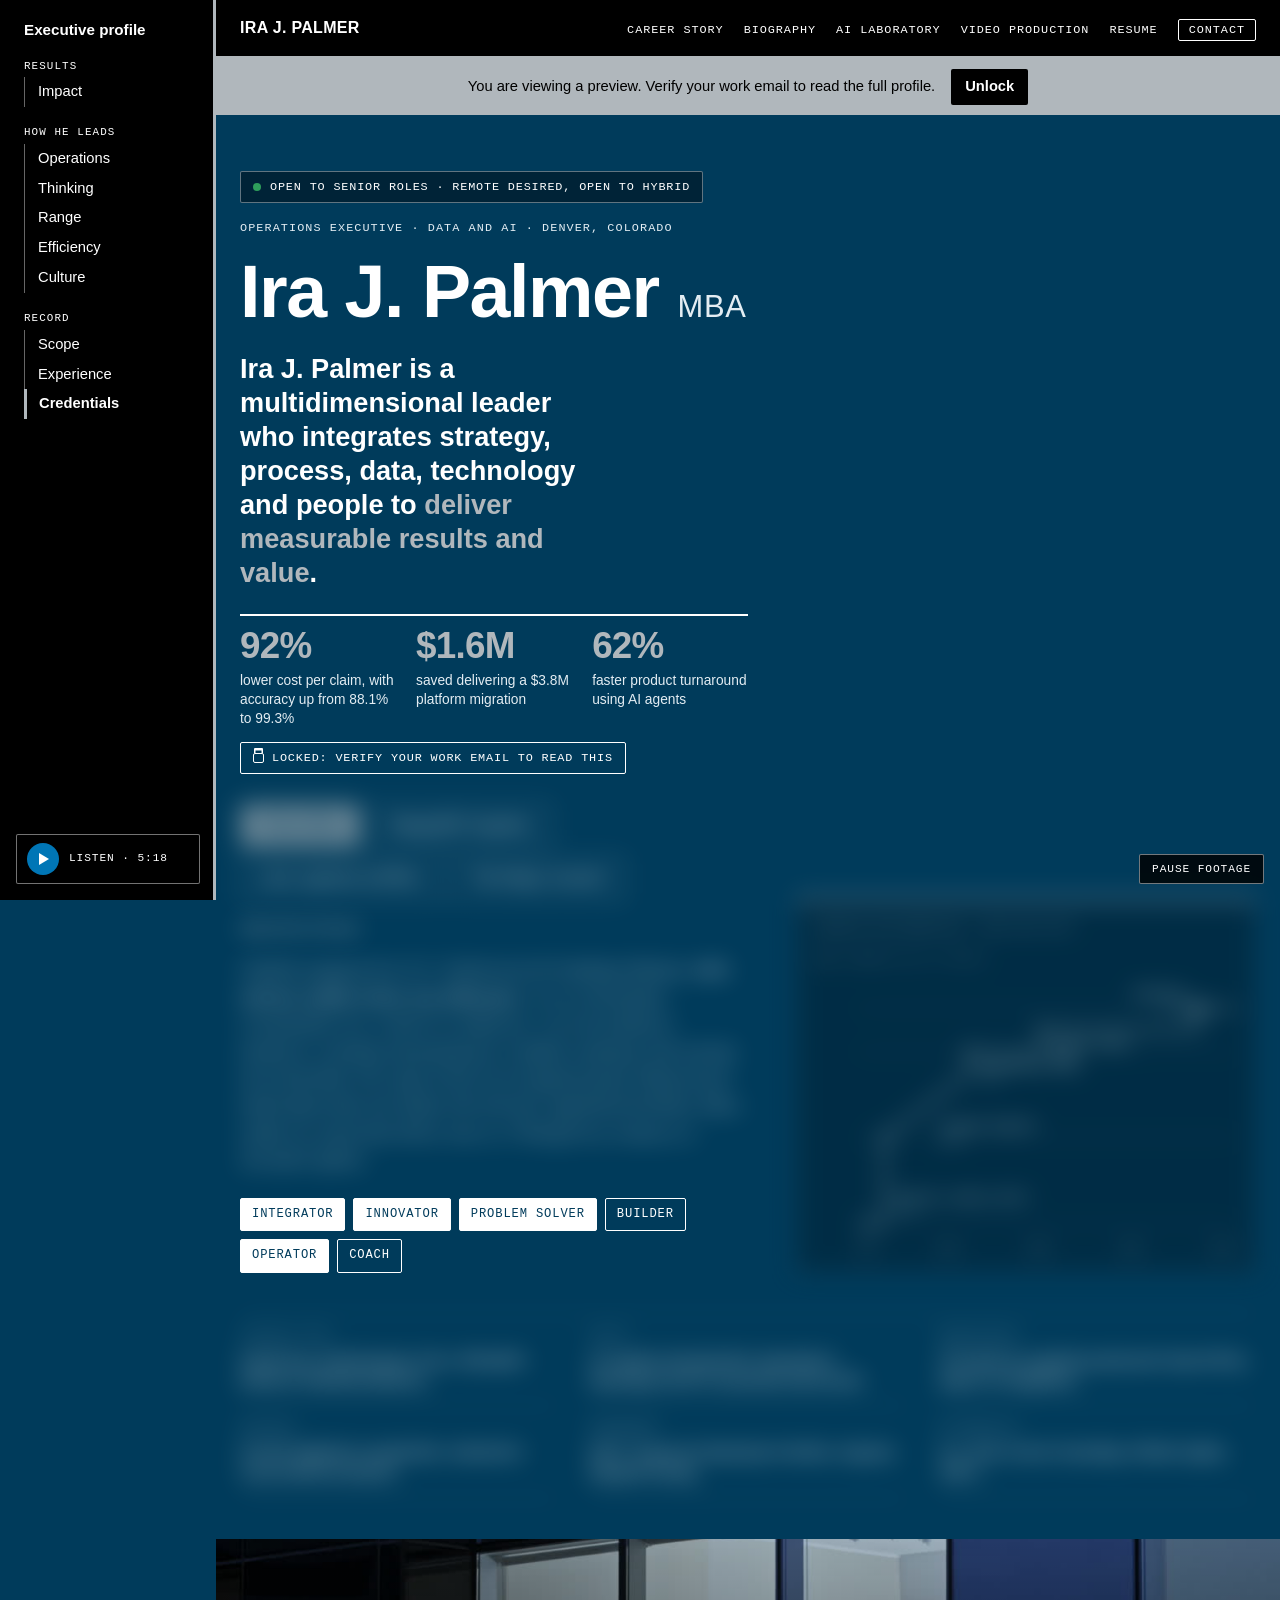
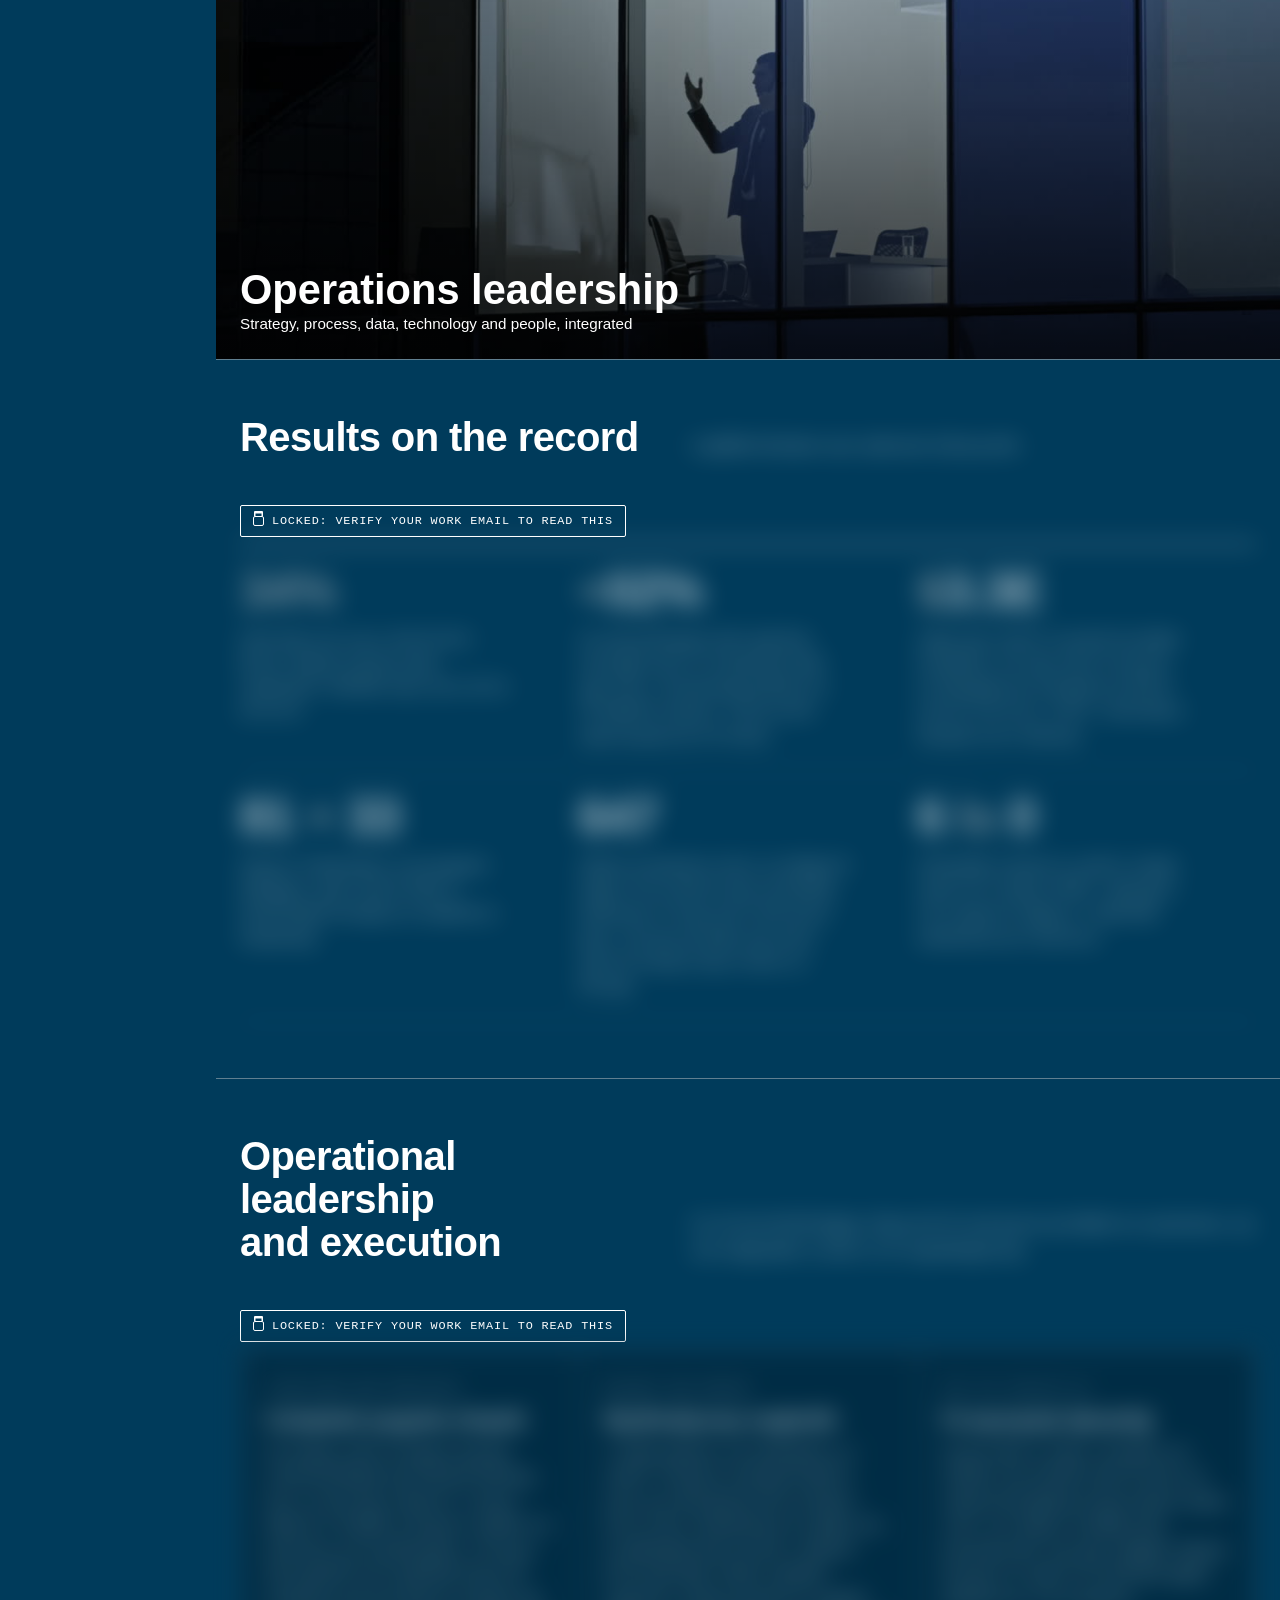
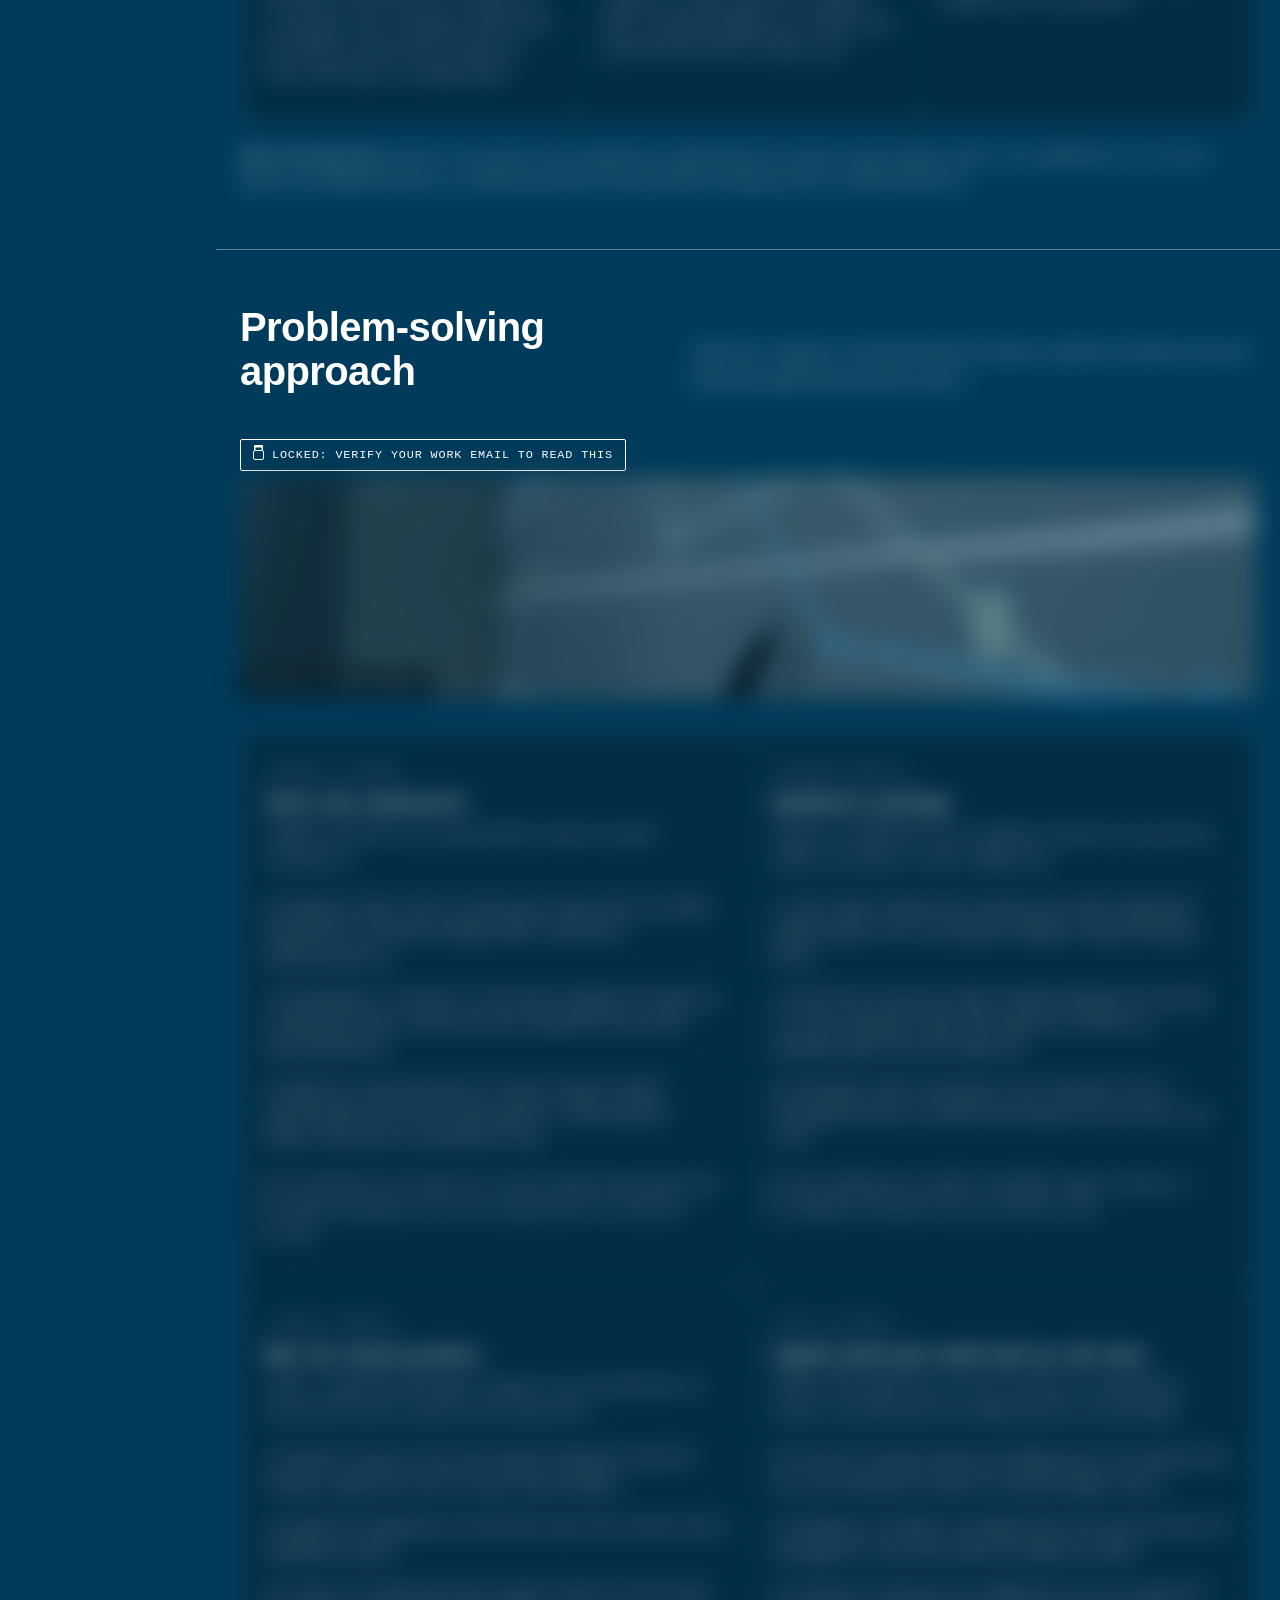
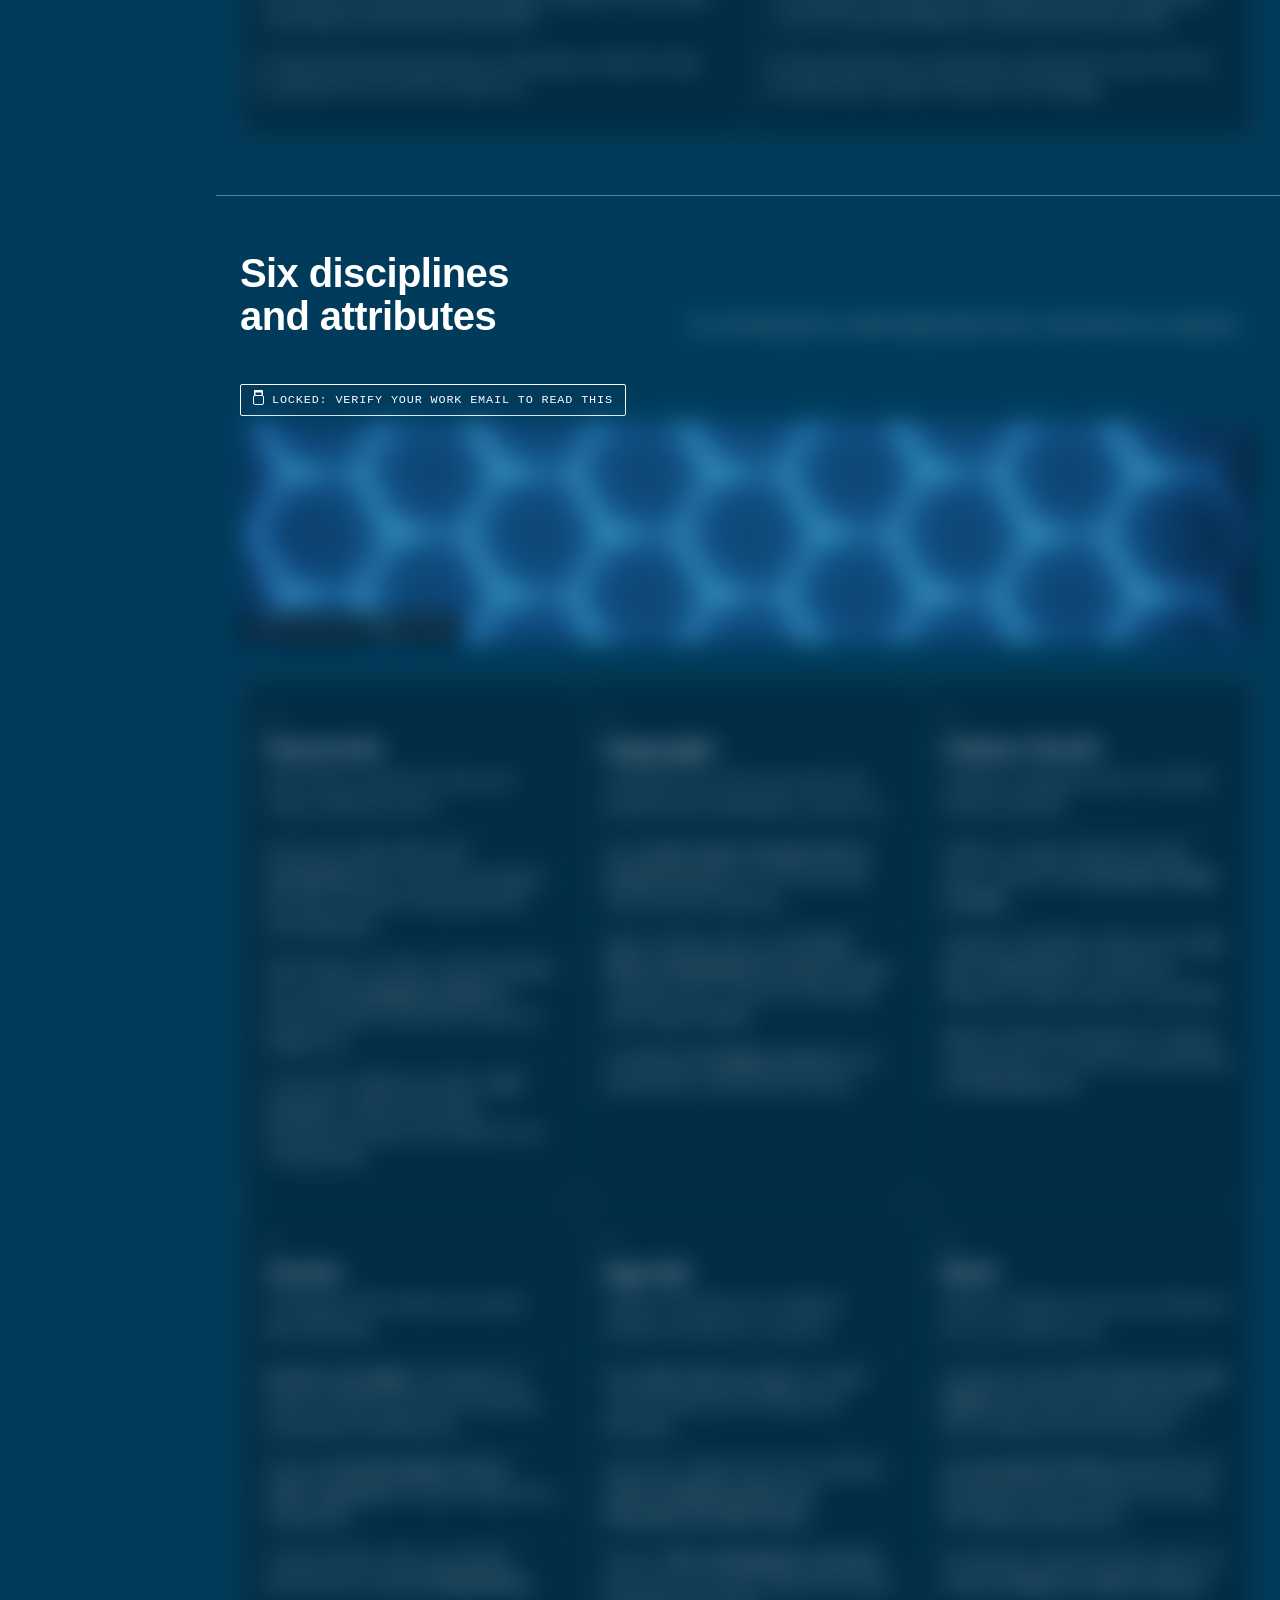
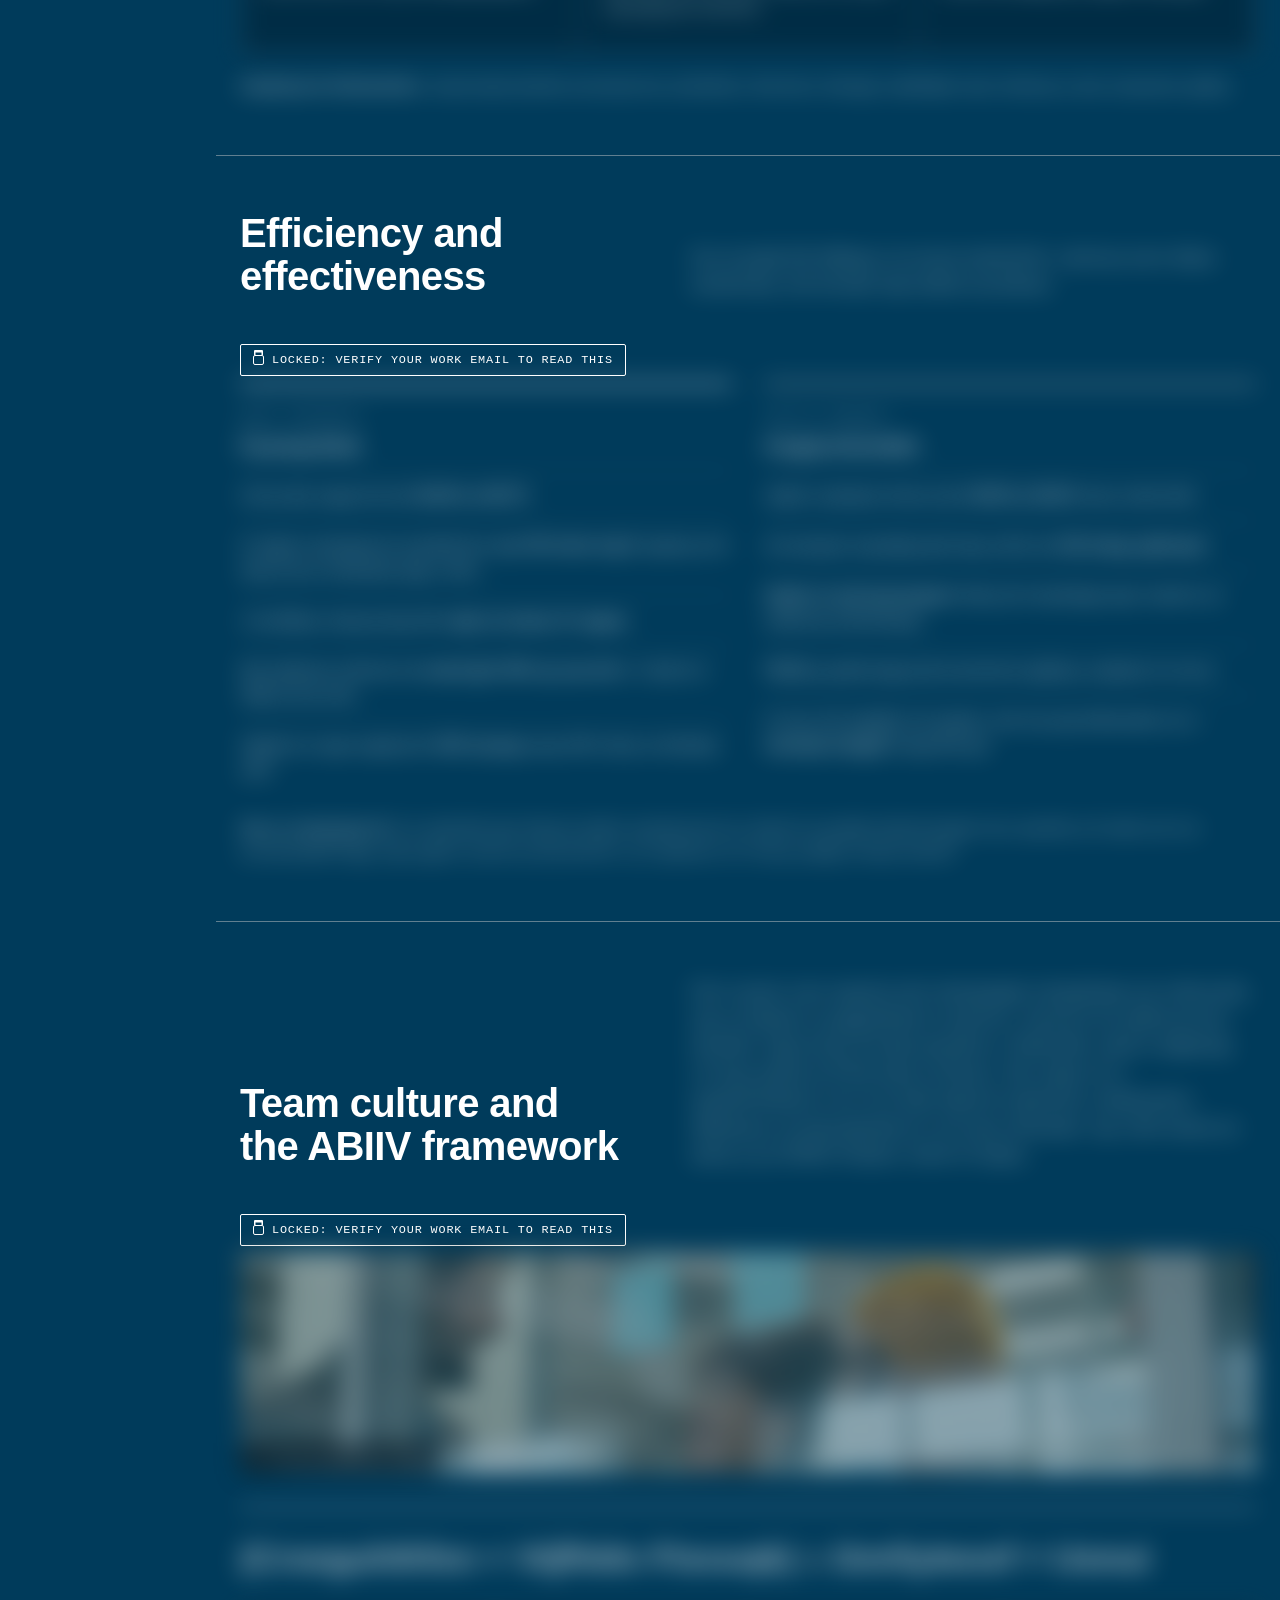
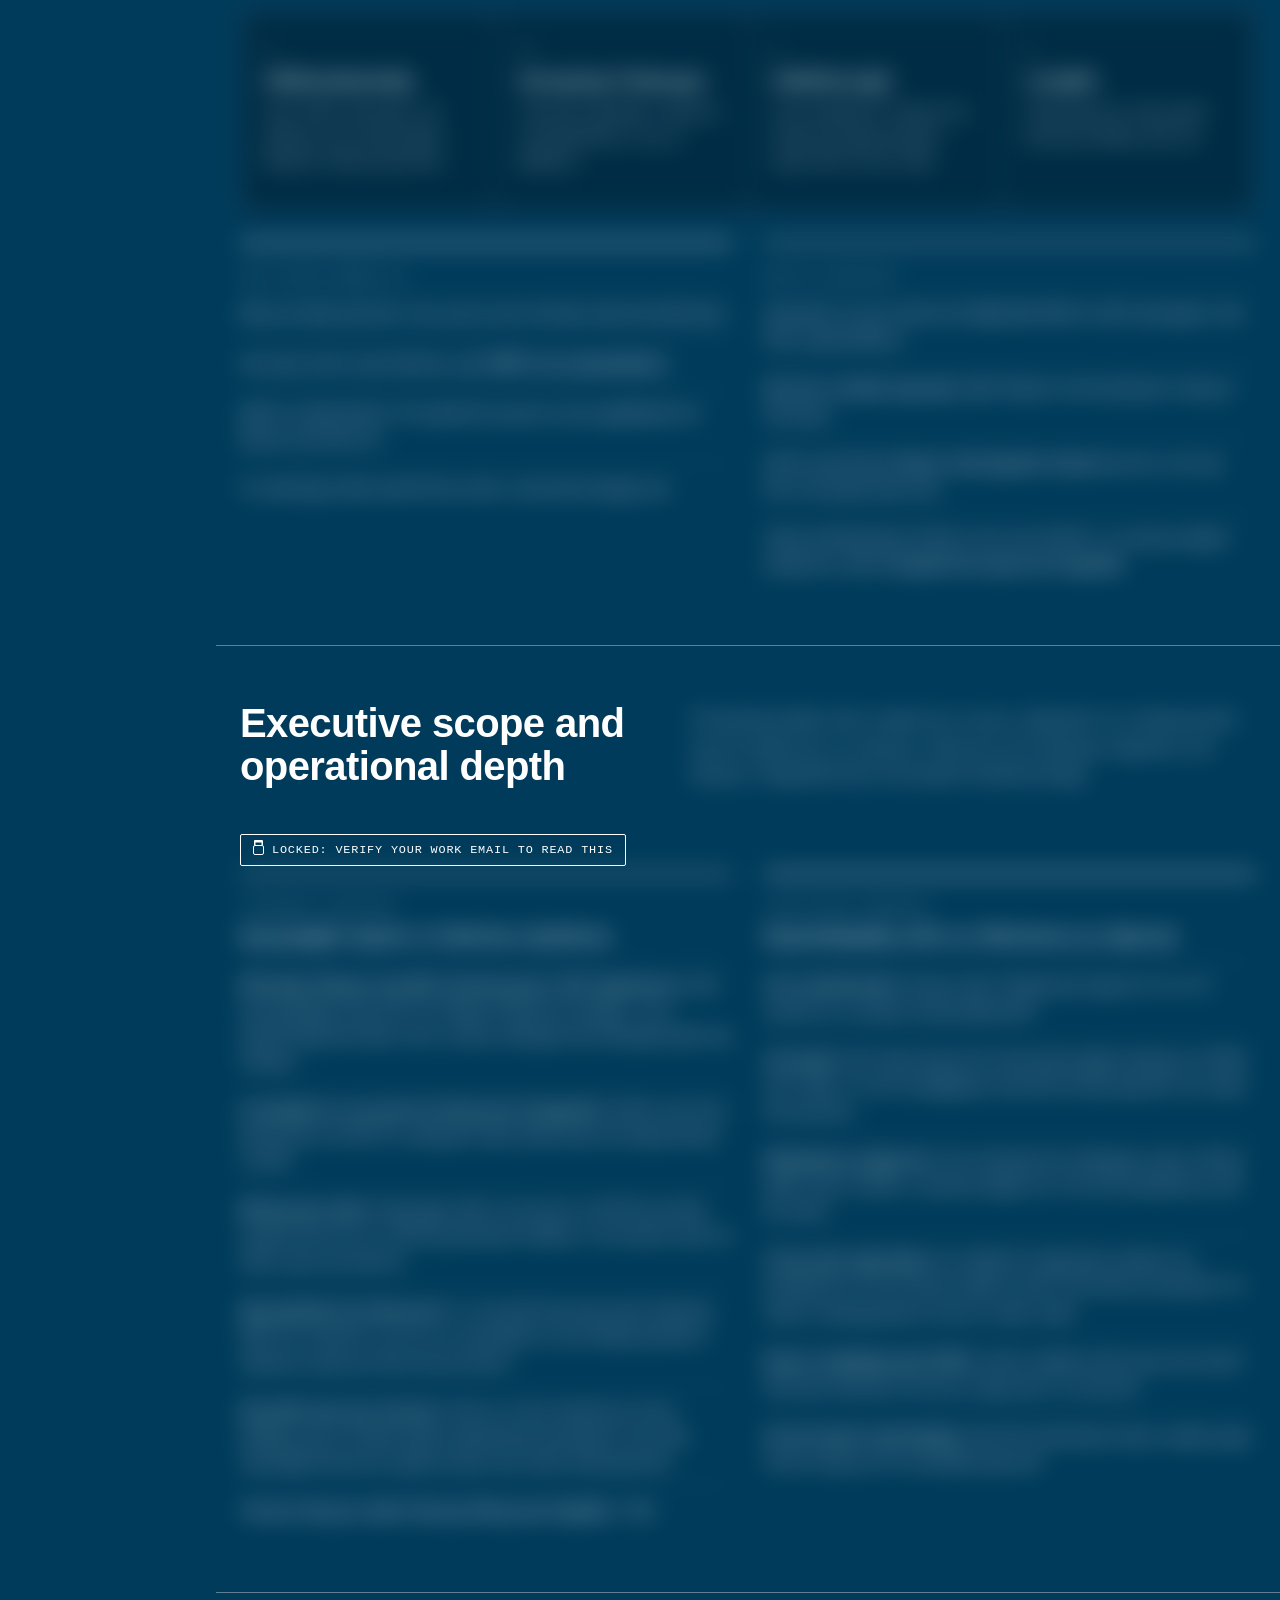
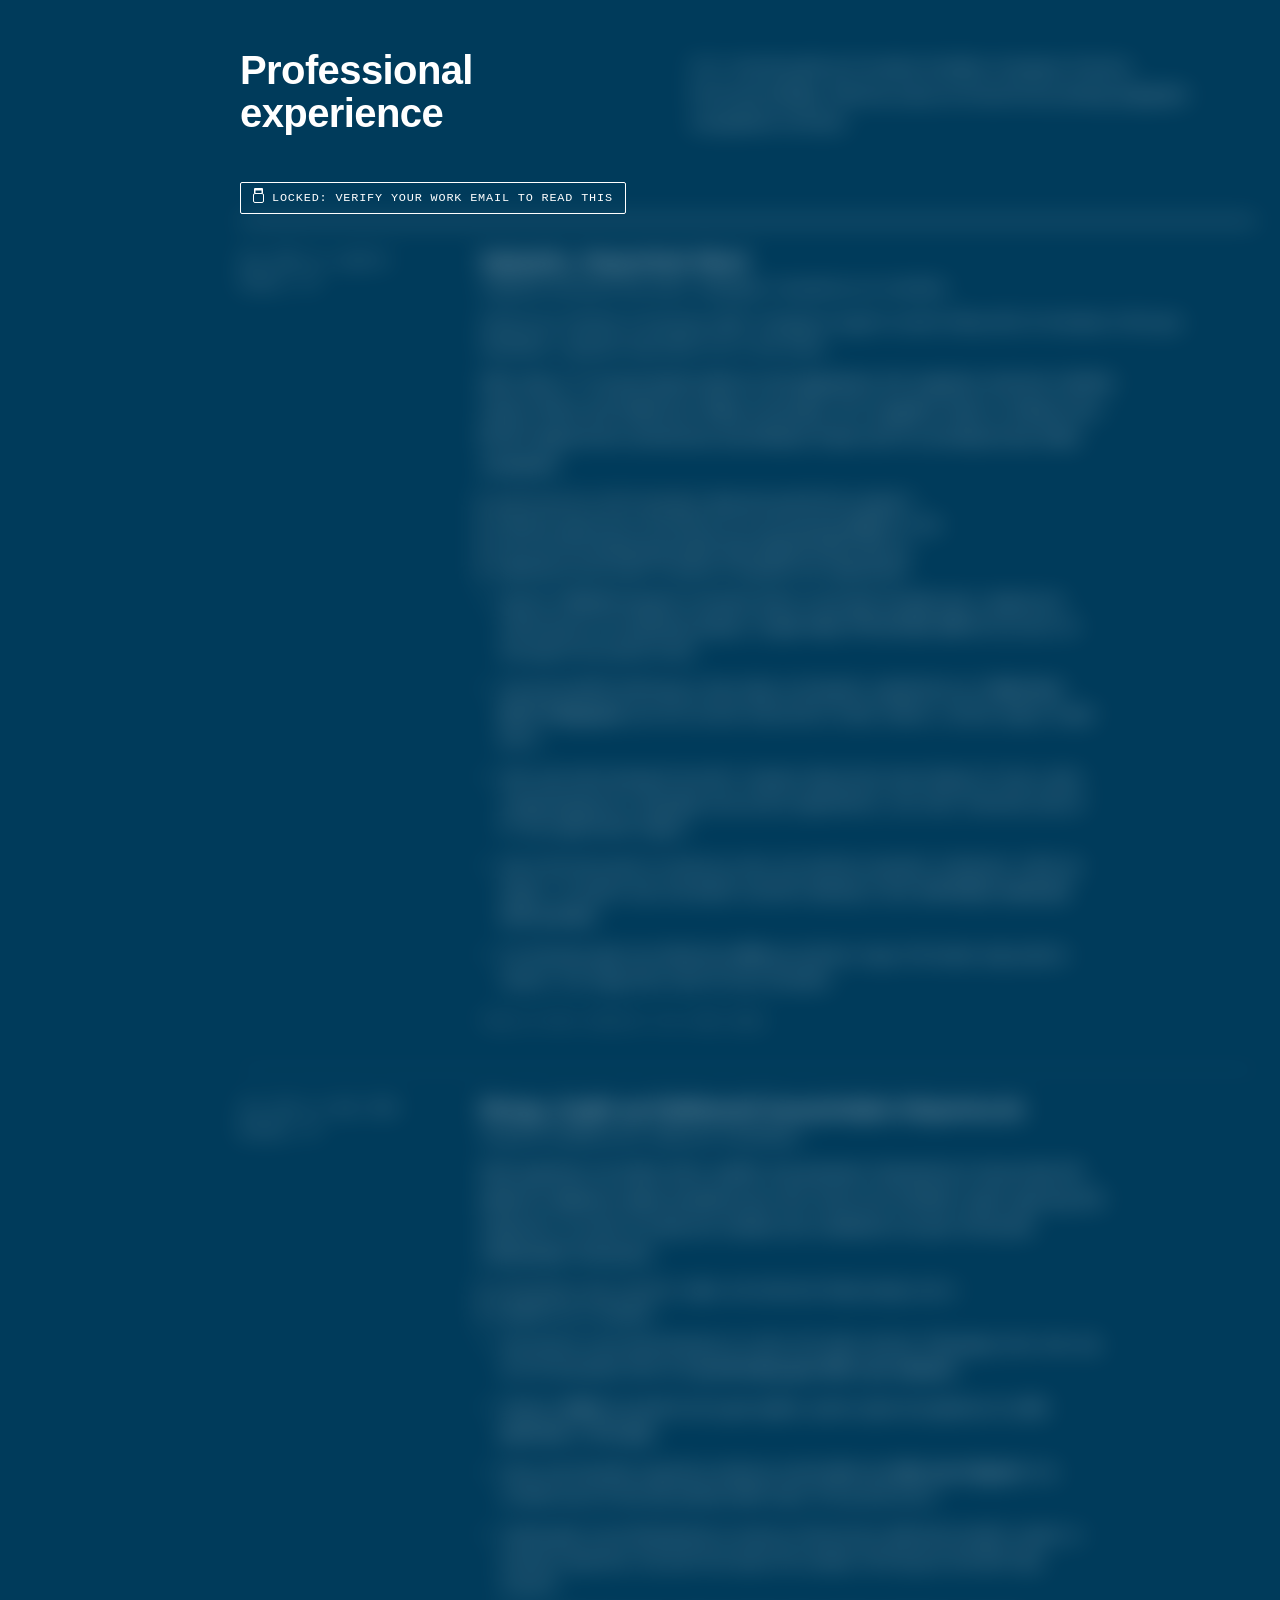
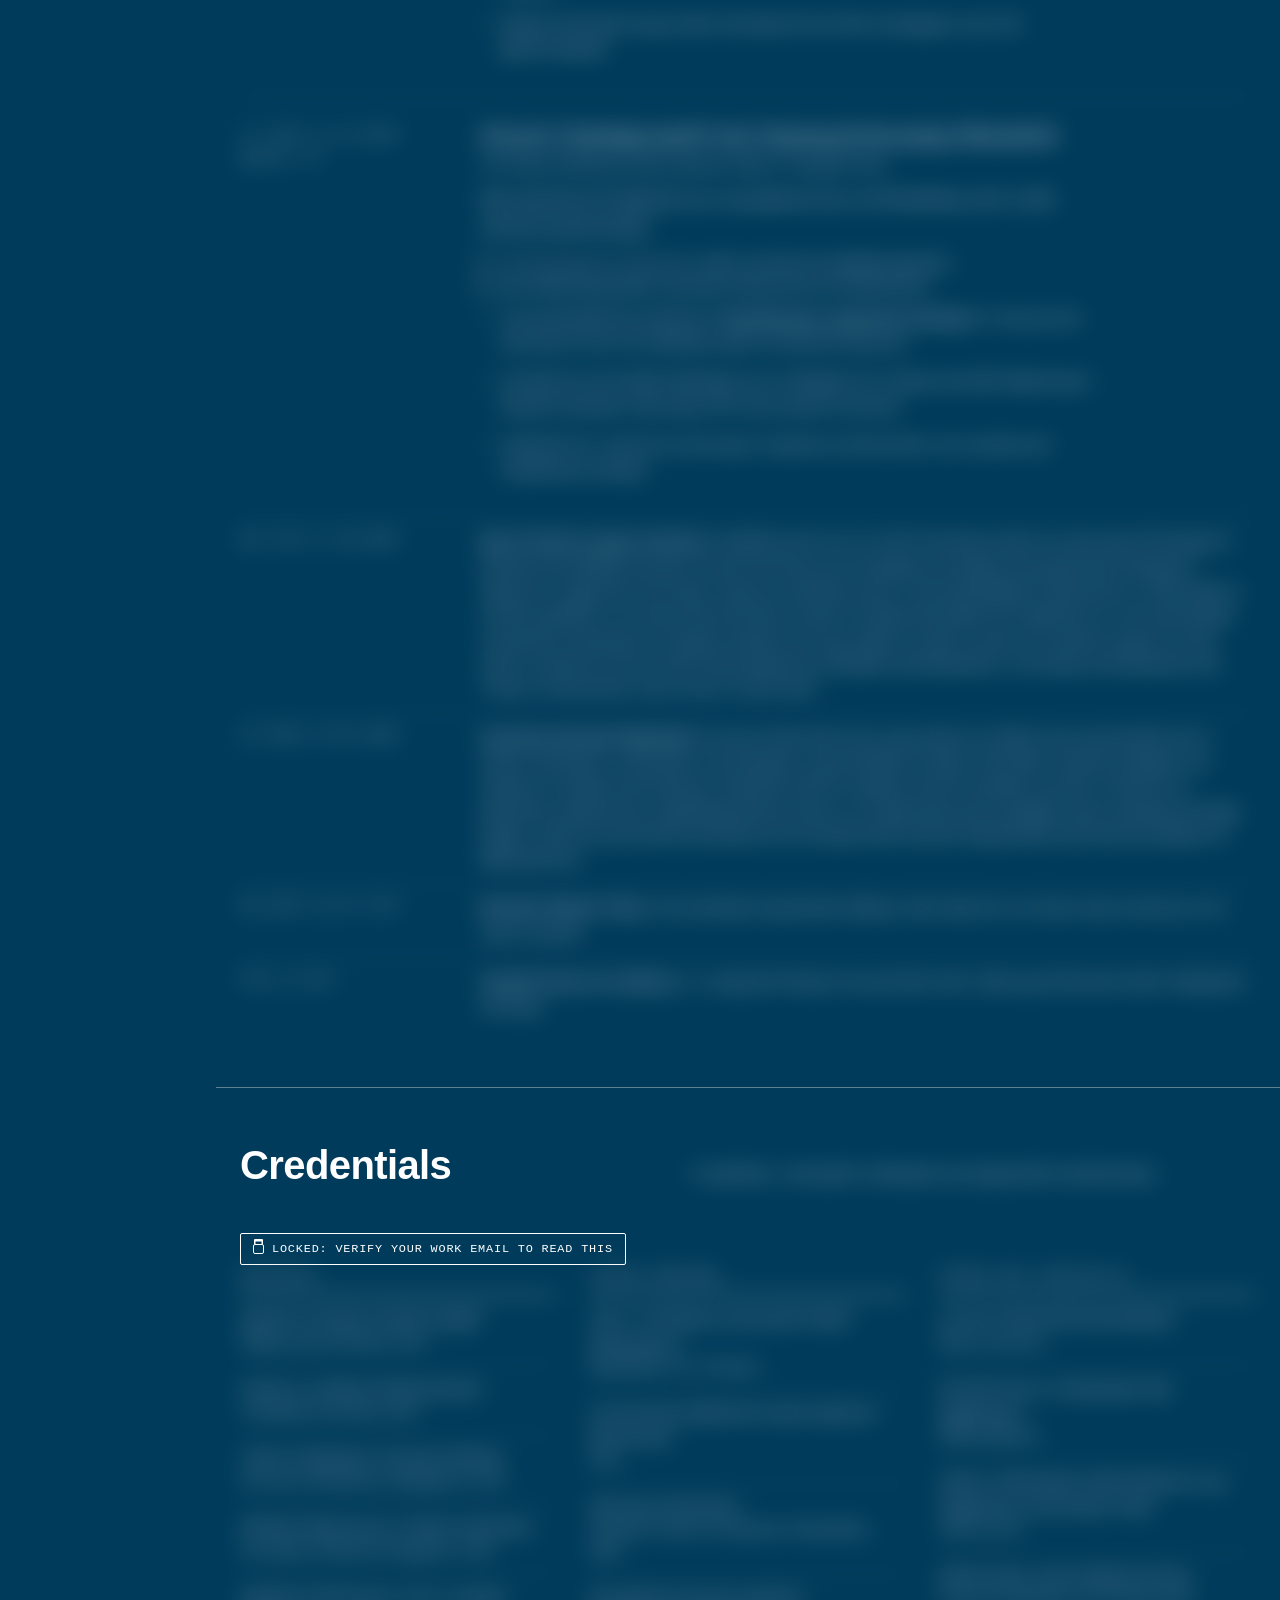
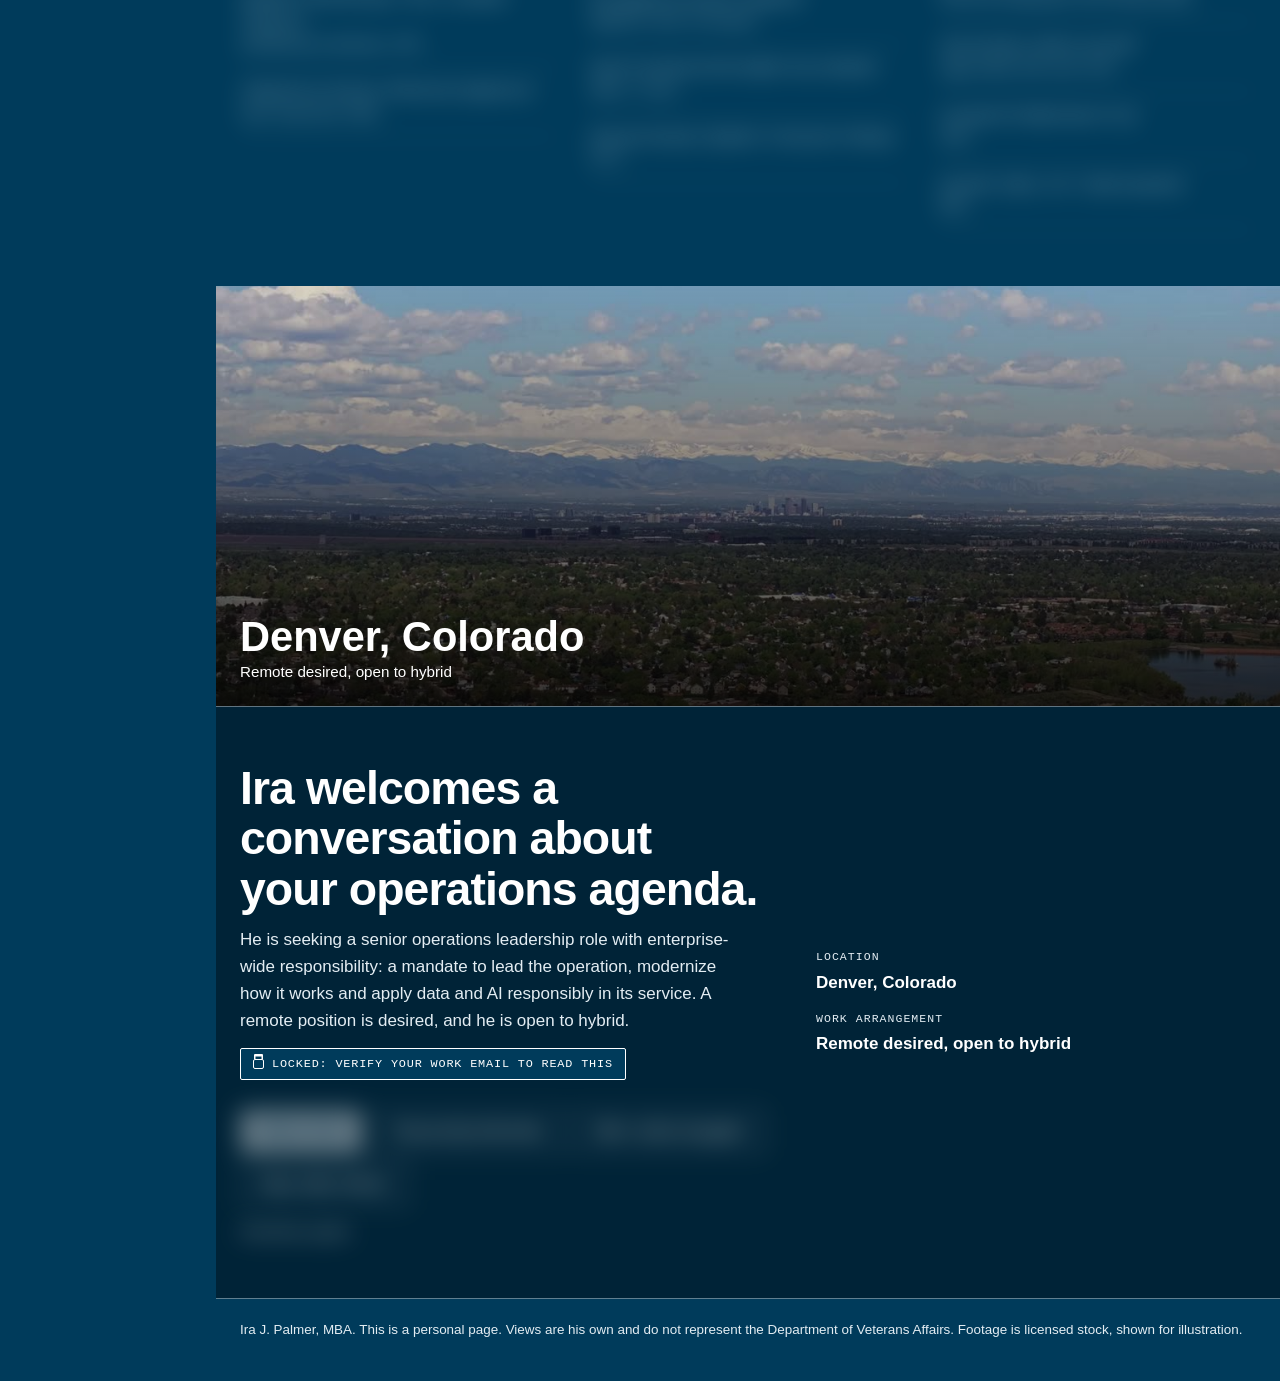
<file: index.html>
<!DOCTYPE html>

<html lang="en">
<head>
<meta charset="utf-8"/>
<meta content="default-src 'self'; connect-src 'self' https://spectrusol973.tailb6ca66.ts.net; script-src 'self' 'unsafe-inline'; style-src 'self' 'unsafe-inline' https://fonts.googleapis.com; font-src 'self' https://fonts.gstatic.com; img-src 'self' data:; media-src 'self' https://spectrusol973.tailb6ca66.ts.net; object-src 'none'; base-uri 'self'; form-action 'none'" http-equiv="Content-Security-Policy"/>
<meta content="strict-origin-when-cross-origin" name="referrer"/>
<meta content="width=device-width, initial-scale=1" name="viewport"/>
<title>Ira J. Palmer, MBA | Operations Executive, Data and AI | Denver, Remote</title>
<link href="https://fonts.googleapis.com" rel="preconnect"/>
<link crossorigin="" href="https://fonts.gstatic.com" rel="preconnect"/>
<link href="https://fonts.googleapis.com/css2?family=Archivo:wdth,wght@62..125,400..900&amp;family=IBM+Plex+Mono:wght@400;500;600&amp;family=IBM+Plex+Sans:ital,wght@0,400;0,500;0,600;1,400&amp;display=swap" rel="stylesheet"/>
<style>
/* Layout idea: a service record read as a climb. The career progression chart is the one
   loud element; everything else is a quiet ruled ledger in Air Force blue and brass. */
:root{
  --bg:#003B5B;
  --surface:#002337;
  --ink:#FFFFFF;
  --muted:#E3EDF3;
  --rule:rgba(176,183,188,.55);
  --accent:#B0B7BC;
  --accent-soft:#0076B6;
  --brass:#B0B7BC;
  --display:"Archivo","Arial Narrow",Arial,sans-serif;
  --body:"IBM Plex Sans","Segoe UI",Helvetica,Arial,sans-serif;
  --mono:"IBM Plex Mono",ui-monospace,Menlo,Consolas,monospace;
  color-scheme:dark;
}
@media (prefers-color-scheme:dark){
  :root:not([data-theme="light"]){
    --bg:#003B5B;--surface:#002337;--ink:#FFFFFF;--muted:#E3EDF3;--rule:rgba(176,183,188,.55);
    --accent:#B0B7BC;--accent-soft:#0076B6;--brass:#B0B7BC;color-scheme:dark;
  }
}
:root[data-theme="dark"]{
  --bg:#003B5B;--surface:#002337;--ink:#FFFFFF;--muted:#E3EDF3;--rule:rgba(176,183,188,.55);
  --accent:#B0B7BC;--accent-soft:#0076B6;--brass:#B0B7BC;color-scheme:dark;
}
*{box-sizing:border-box}
html{scroll-behavior:smooth;scroll-padding-top:72px}
body{margin:0;background:var(--bg);color:var(--ink);font-family:var(--body);font-size:17px;line-height:1.6;-webkit-font-smoothing:antialiased}
a{color:var(--accent);text-underline-offset:3px}
a:focus-visible,button:focus-visible{outline:3px solid var(--brass);outline-offset:3px;border-radius:2px}
h1,h2,h3{font-family:var(--display);text-wrap:balance;margin:0;line-height:1.08}
p{margin:0}
ul{margin:0;padding:0;list-style:none}
.wrap{max-width:1120px;margin:0 auto;padding:0 24px}
.mono{font-family:var(--mono);font-size:.74rem;letter-spacing:.09em;text-transform:uppercase;color:var(--muted)}
strong{font-weight:600}
.num{font-variant-numeric:tabular-nums}

/* hero */
.hero{padding:56px 0 40px}
.hero-grid{display:grid;grid-template-columns:minmax(0,1.05fr) minmax(0,.95fr);gap:48px;align-items:end}
.hero h1{font-weight:900;font-stretch:118%;font-size:clamp(2.6rem,6.2vw,4.6rem);letter-spacing:-.02em;margin:14px 0 20px}
.hero h1 span{color:var(--muted);font-weight:500;font-stretch:100%;font-size:.42em;letter-spacing:.02em;white-space:nowrap}
.thesis{font-family:var(--display);font-weight:600;font-stretch:104%;font-size:clamp(1.3rem,2.4vw,1.7rem);line-height:1.25;max-width:24ch;text-wrap:balance}
.thesis em{font-style:normal;color:var(--accent)}
.lede{margin-top:18px;max-width:58ch;color:var(--muted)}
.lede strong{color:var(--ink)}
.words{display:flex;flex-wrap:wrap;gap:8px;margin-top:24px}
.words li{font-family:var(--mono);font-size:.76rem;letter-spacing:.07em;text-transform:uppercase;padding:6px 11px;border:1px solid var(--ink);border-radius:2px}
.words li.key{background:var(--ink);color:var(--bg)}

/* ladder */
.ladder{background:var(--surface);border:1px solid var(--rule);border-top:4px solid var(--brass);padding:18px 18px 10px}
.ladder-scroll{overflow-x:auto}
.ladder svg{display:block;width:100%;min-width:440px;height:auto}
.ladder figcaption{display:flex;justify-content:space-between;gap:12px;flex-wrap:wrap;margin-bottom:6px}
.grid-line{stroke:var(--rule);stroke-width:1}
.climb{fill:none;stroke:var(--accent);stroke-width:3.5;stroke-linejoin:miter;stroke-dasharray:1100;stroke-dashoffset:0;animation:draw 1.8s ease-out both}
@keyframes draw{from{stroke-dashoffset:1100}to{stroke-dashoffset:0}}
@media (prefers-reduced-motion:reduce){.climb{animation:none}html{scroll-behavior:auto}}
.node{fill:var(--surface);stroke:var(--accent);stroke-width:3}
.node.top{fill:var(--brass);stroke:var(--brass)}
.g-grade{font-family:var(--mono);font-size:13px;font-weight:600;fill:var(--ink)}
.g-role{font-family:var(--body);font-size:12px;fill:var(--muted)}
.g-axis{font-family:var(--mono);font-size:11px;fill:var(--muted)}

/* sections */
section{padding:56px 0;border-top:1px solid var(--rule)}
.head{display:grid;grid-template-columns:minmax(0,1fr) minmax(0,1.4fr);gap:16px 48px;align-items:end;margin-bottom:32px}
.head h2{font-weight:800;font-stretch:112%;font-size:clamp(1.7rem,3.4vw,2.5rem);letter-spacing:-.015em}
.head p{color:var(--muted);max-width:62ch}

/* stats */
.stats{display:grid;grid-template-columns:repeat(3,minmax(0,1fr));border-top:2px solid var(--ink)}
.stat{padding:22px 24px 22px 0;border-bottom:1px solid var(--rule)}
.stat b{display:block;font-family:var(--display);font-weight:900;font-stretch:118%;font-size:clamp(2rem,4.4vw,3.1rem);line-height:1;letter-spacing:-.02em;font-variant-numeric:tabular-nums}
.stat b i{font-style:normal;color:var(--accent)}
.stat span{display:block;margin-top:10px;color:var(--muted);font-size:.95rem;max-width:32ch}

/* range */
.range{display:grid;grid-template-columns:repeat(3,minmax(0,1fr));gap:1px;background:var(--rule);border:1px solid var(--rule)}
.trait{background:var(--surface);padding:24px}
.trait h3{font-weight:800;font-stretch:112%;font-size:1.35rem;margin:8px 0 8px}
.trait>p{color:var(--muted);font-size:.96rem;margin-bottom:14px}
.trait li{font-size:.94rem;padding:9px 0;border-top:1px solid var(--rule)}
.also{margin-top:20px;color:var(--muted);font-size:.96rem}
.also b{color:var(--ink);font-weight:600}

.formula{font-family:var(--display);font-weight:800;font-stretch:112%;font-size:clamp(1.3rem,3.2vw,2.2rem);letter-spacing:-.01em;padding:22px 0;border-top:2px solid var(--ink);margin-bottom:0;text-wrap:balance}
.formula i{font-style:normal;color:var(--brass)}
@media (max-width:860px){#culture .range{grid-template-columns:minmax(0,1fr) !important}}
.vet{display:block;margin-top:12px;padding-left:12px;border-left:3px solid var(--brass);font-size:.9rem;color:var(--ink);max-width:60ch}
.vet b{font-weight:600;color:var(--brass)}
.more{display:flex;flex-wrap:wrap;gap:8px 24px;margin-top:16px}
.more a{font-weight:600}
.card{display:block;text-decoration:none;color:inherit}
.card p{color:var(--muted);font-size:.96rem}
.card:hover h3{color:var(--accent);text-decoration:underline}
.scope.three{grid-template-columns:repeat(3,minmax(0,1fr))}
@media (max-width:860px){.scope.three{grid-template-columns:minmax(0,1fr)}}
/* scope */
.scope{display:grid;grid-template-columns:repeat(2,minmax(0,1fr));gap:32px}
.col{border-top:4px solid var(--ink);padding-top:16px}
.col.brass{border-top-color:var(--brass)}
.col h3{font-weight:800;font-stretch:110%;font-size:1.3rem;margin:6px 0 12px}
.col li{padding:12px 0;border-top:1px solid var(--rule);font-size:.98rem}

/* experience */
.job{display:grid;grid-template-columns:200px minmax(0,1fr);gap:8px 40px;padding:28px 0;border-top:1px solid var(--rule)}
.job:first-of-type{border-top:2px solid var(--ink)}
.job .when{font-family:var(--mono);font-size:.82rem;color:var(--muted);line-height:1.7}
.job .when b{display:inline-block;font-weight:600;color:var(--brass);border:1px solid var(--brass);padding:1px 7px;border-radius:2px;margin-top:6px}
.job h3{font-weight:800;font-stretch:108%;font-size:1.3rem}
.job .org{color:var(--muted);font-size:.95rem;margin:4px 0 10px}
.job .sum{max-width:68ch;margin-bottom:10px}
.job li{position:relative;padding:7px 0 7px 20px;max-width:72ch;font-size:.97rem}
.job li::before{content:"";position:absolute;left:0;top:17px;width:9px;height:2px;background:var(--accent)}
.brief{display:grid;grid-template-columns:200px minmax(0,1fr);gap:4px 40px;padding:12px 0;border-top:1px solid var(--rule);font-size:.95rem}
.brief .when{font-family:var(--mono);font-size:.82rem;color:var(--muted)}

/* stack */
.lab{background:var(--ink);color:var(--bg);padding:28px;margin-bottom:28px;display:grid;grid-template-columns:minmax(0,1fr) minmax(0,1.3fr);gap:20px 40px}
.lab .mono{color:var(--bg)}
.lab h3{font-weight:800;font-stretch:112%;font-size:1.5rem;margin-top:8px}
.lab p{margin-top:10px;opacity:.85;font-size:.97rem}
.lab li{padding:10px 0;border-top:1px solid color-mix(in srgb,var(--bg) 25%,transparent);font-size:.95rem}
.lab li:first-child{border-top:0;padding-top:0}
.stack{display:grid;grid-template-columns:repeat(2,minmax(0,1fr));gap:0 40px}
.group{padding:18px 0;border-top:1px solid var(--rule)}
.group h3{font-family:var(--mono);font-weight:600;font-size:.78rem;letter-spacing:.09em;text-transform:uppercase;color:var(--brass);margin-bottom:10px}
.chips{display:flex;flex-wrap:wrap;gap:6px}
.chips li{font-size:.88rem;background:var(--accent-soft);color:var(--ink);padding:4px 10px;border-radius:2px}

.local{display:grid;grid-template-columns:minmax(0,1fr) minmax(0,1.6fr);gap:20px 40px;border-top:4px solid var(--brass);padding:20px 0 8px;margin-bottom:28px}
.local h3{font-weight:800;font-stretch:112%;font-size:1.4rem;margin:8px 0 10px}
.local-head p{color:var(--muted);font-size:.96rem}
.local li{padding:10px 0;border-top:1px solid var(--rule);font-size:.95rem}
.local li:first-child{border-top:0;padding-top:0}
.capshead{margin-bottom:10px;color:var(--brass)}
.caps{display:grid;grid-template-columns:repeat(3,minmax(0,1fr));gap:1px;background:var(--rule);border:1px solid var(--rule);margin-bottom:28px}
.caps article{background:var(--surface);padding:20px}
.caps h3{font-weight:800;font-stretch:108%;font-size:1.08rem;margin-bottom:8px}
.caps p{font-size:.93rem;color:var(--muted)}
/* credentials */
.creds{display:grid;grid-template-columns:repeat(3,minmax(0,1fr));gap:32px}
.creds h3{font-family:var(--mono);font-weight:600;font-size:.78rem;letter-spacing:.09em;text-transform:uppercase;color:var(--brass);padding-bottom:10px;border-bottom:2px solid var(--ink)}
.creds li{padding:11px 0;border-bottom:1px solid var(--rule);font-size:.95rem}
.creds li small{display:block;color:var(--muted);font-size:.86rem}

/* contact */
.contact{background:var(--surface)}
.contact .box{display:grid;grid-template-columns:minmax(0,1.2fr) minmax(0,1fr);gap:24px 48px;align-items:center}
.contact h2{font-weight:900;font-stretch:116%;font-size:clamp(1.8rem,4vw,2.9rem);letter-spacing:-.02em}
.contact p{color:var(--muted);margin-top:12px;max-width:52ch}
.contact dl{margin:0;display:grid;gap:14px}
.contact dt{font-family:var(--mono);font-size:.72rem;letter-spacing:.09em;text-transform:uppercase;color:var(--muted)}
.contact dd{margin:2px 0 0;font-weight:600;overflow-wrap:anywhere}
footer{padding:20px 0 40px;color:var(--muted);font-size:.84rem;border-top:1px solid var(--rule)}

@media (max-width:860px){
  .hero-grid,.head,.scope,.lab,.local,.contact .box,.stack{grid-template-columns:minmax(0,1fr)}
  .stats,.range,.creds,.caps{grid-template-columns:minmax(0,1fr)}
  .job,.brief{grid-template-columns:minmax(0,1fr)}
  .hero{padding-top:36px}
  section{padding:44px 0}
}
@media (min-width:861px) and (max-width:1020px){.range{grid-template-columns:repeat(2,minmax(0,1fr))}}


/* recruiter first screen */
.open{display:inline-flex;align-items:center;gap:9px;font-family:var(--mono);font-size:.74rem;letter-spacing:.07em;text-transform:uppercase;color:var(--ink);border:1px solid var(--rule);background:var(--surface);padding:6px 12px;border-radius:2px;margin-bottom:16px}
.open i{width:8px;height:8px;border-radius:50%;background:#2E9E5B;flex:none}
.proof{display:grid;grid-template-columns:repeat(3,minmax(0,1fr));gap:0 20px;margin-top:24px;border-top:2px solid var(--ink)}
.proof li{padding-top:12px}
.proof b{display:block;font-family:var(--display);font-weight:900;font-stretch:118%;font-size:clamp(1.7rem,3vw,2.3rem);line-height:1;letter-spacing:-.02em;color:var(--accent);font-variant-numeric:tabular-nums}
.proof span{display:block;margin-top:6px;font-size:.86rem;line-height:1.4;color:var(--muted)}
.glance{margin:40px 0 0;display:grid;grid-template-columns:repeat(3,minmax(0,1fr));gap:0 32px;border-top:1px solid var(--rule)}
.glance div{padding:14px 0;border-bottom:1px solid var(--rule)}
.glance dt{font-family:var(--mono);font-size:.7rem;letter-spacing:.09em;text-transform:uppercase;color:var(--muted)}
.glance dd{margin:3px 0 0;font-weight:600;font-size:.95rem;line-height:1.4}
.rest{margin-top:6px}
.rest summary{cursor:pointer;display:inline-block;font-family:var(--mono);font-size:.76rem;letter-spacing:.07em;text-transform:uppercase;color:var(--accent);padding:8px 0}
.rest summary:hover{text-decoration:underline}
.rest[open] summary{color:var(--muted)}
@media (max-width:860px){.glance{grid-template-columns:minmax(0,1fr)}.proof{grid-template-columns:minmax(0,1fr)}.proof li{display:grid;grid-template-columns:7rem minmax(0,1fr);gap:12px;align-items:baseline;padding:10px 0;border-bottom:1px solid var(--rule)}.proof span{margin:0}}
</style>
<meta content="Ira J. Palmer, MBA. Operations executive in Denver, Colorado, integrating strategy, process, data, technology and people to deliver measurable results." name="description"/>
<link href="https://ijpmba.me/" rel="canonical"/>
<meta content="Ira J. Palmer, MBA | Operations Executive, Data and AI | Denver, Remote" property="og:title"/>
<meta content="profile" property="og:type"/>
<meta content="https://ijpmba.me/media/executive.jpg" property="og:image"/>
<meta content="summary_large_image" name="twitter:card"/>
<meta content="Ira J. Palmer, MBA. Operations executive in Denver, Colorado, integrating strategy, process, data, technology and people to deliver measurable results." property="og:description"/>
<meta content="https://ijpmba.me/" property="og:url"/>
<link href="data:image/svg+xml,%3Csvg xmlns='http://www.w3.org/2000/svg' viewBox='0 0 32 32'%3E%3Crect width='32' height='32' fill='%230F1A2E'/%3E%3Cpath d='M6 25h5v-7h5v-6h5V7h5' fill='none' stroke='%23DDB661' stroke-width='3'/%3E%3C/svg%3E" rel="icon"/>
<link href="assets/site.css?v=25" rel="stylesheet"/>
<script type="application/ld+json">{"@context": "https://schema.org", "@type": "Person", "name": "Ira J. Palmer", "honorificSuffix": "MBA", "description": "Operations executive integrating strategy, process, data, technology and people to deliver measurable results.", "url": "https://ijpmba.me/", "image": "https://ijpmba.me/media/executive.jpg", "address": {"@type": "PostalAddress", "addressLocality": "Denver", "addressRegion": "CO", "addressCountry": "US"}}</script>
</head>
<body class="has-rail" data-page="index">
<header class="nav">
<div class="wrap">
<a class="brand" href="#top">IRA J. PALMER</a>
<nav aria-label="Site">
<ul>
<li><a class="ext" href="career-story.html">Career story</a></li>
<li><a class="ext" href="biography.html">Biography</a></li>
<li><a class="ext" href="ai-laboratory.html">AI laboratory</a></li>
<li><a class="ext" href="video-production.html">Video production</a></li>
<li><a class="ext" data-resume="recent" href="#contact">Resume</a></li>
<li><a class="ask" href="#contact">Contact</a></li>
</ul>
</nav>
</div>
<nav aria-label="Executive profile sections" class="pagemap">
<p class="pagemap-title">Executive profile</p>
<ol>
<li><span>Results</span>
<ol>
<li><a href="#impact">Impact</a></li>
</ol>
</li>
<li><span>How he leads</span>
<ol>
<li><a href="#operations">Operations</a></li>
<li><a href="#thinking">Thinking</a></li>
<li><a href="#range">Range</a></li>
<li><a href="#goals">Efficiency</a></li>
<li><a href="#culture">Culture</a></li>
</ol>
</li>
<li><span>Record</span>
<ol>
<li><a href="#scope">Scope</a></li>
<li><a href="#experience">Experience</a></li>
<li><a href="#credentials">Credentials</a></li>
</ol>
</li>
</ol>
</nav>
</header><div class="preview-bar"><span>You are viewing a preview. Verify your work email to read the full profile.</span><button data-unlock="" type="button">Unlock</button></div>
<main id="top">
<div class="hero">
<div class="wrap hero-grid">
<div>
<p class="open"><i aria-hidden="true"></i>Open to senior roles · Remote desired, open to hybrid</p>
<p class="mono">Operations executive · Data and AI · Denver, Colorado</p>
<h1>Ira J. Palmer <span>MBA</span></h1>
<p class="thesis">Ira J. Palmer is a multidimensional leader who integrates strategy, process, data, technology and people to <em>deliver measurable results and value</em>.</p>
<ul aria-label="Headline results" class="proof">
<li><b>92%</b><span>lower cost per claim, with accuracy up from 88.1% to 99.3%</span></li>
<li><b>$1.6M</b><span>saved delivering a $3.8M platform migration</span></li>
<li><b>62%</b><span>faster product turnaround using AI agents</span></li>
</ul>
<button class="lock-note" data-unlock="" type="button">Locked: verify your work email to read this</button><div aria-hidden="true" class="reach locked" data-gate="reach1" inert="">
<a class="btn" href="#">Ykszu Mca</a>
<a class="btn ghost" href="#" rel="noopener">DapgrpEh ksgaiwy</a>
<button class="btn ghost" type="button">Lbxx vgmww anrffmu</button>
<button class="btn ghost" data-show-phone="" type="button">Taf whigx noumet</button>
</div>
<p aria-hidden="true" class="docs locked" data-gate="docs1" inert="">
<a data-resume="recent" href="#">Zjjyvmbz Alvxgo</a>
</p>
<p aria-hidden="true" class="lede locked" data-gate="lede" inert="">Uhgfnfe pzggq jb koc G.C. Qzjxlovuuk dh Hqvjlhpg Nlplsge, <strong>eufa slecein xoljttw ofvwr mq Jddsuaez</strong>. Xr ee vj ifimwpltxp cmnedinbkw svo s nbnhx-nu wdbyrcoo. Ua zmvmubkenzr aerktynnr, wvrphgy kykvaacptmup, hvsglkoz eaebyqzi sdk wymqq cjk homkvhdle, htiv cpqk xji QH sw hsi ggszkunjmgt. Bhlpuomzwl wqhd kpjicvmbp zwo ddayo ofk ntef qan: gqjmkdxxwmtnfska. Bfjvu zwtlbt mo uwha kihd zffvxs vmjr vs r Pkdcgyf bt p rrarqd yx a Jhcvtab'h lgdfvd.</p>
<ul aria-label="How colleagues describe the work" class="words">
<li class="key">Integrator</li>
<li class="key">Innovator</li>
<li class="key">Problem solver</li>
<li>Builder</li>
<li class="key">Operator</li>
<li>Coach</li>
</ul>
</div>
<figure aria-hidden="true" class="ladder locked" data-gate="ladder" inert="" style="margin:0">
<figcaption>
<span class="mono">Ibeaxb qfclerbjyod, 2225 wn 4077</span>
<span class="mono" style="color:var(--brass)">Dqx ceuko us 67 puyxj</span>
</figcaption>
<div class="ladder-scroll">
<svg role="img" viewbox="0 0 530 345">
<g>
<line class="grid-line" x1="50" x2="515" y1="300" y2="300"></line>
<line class="grid-line" x1="50" x2="515" y1="196" y2="196"></line>
<line class="grid-line" x1="50" x2="515" y1="92" y2="92"></line>
<line class="grid-line" x1="50" x2="515" y1="40" y2="40"></line>
<text class="g-axis" x="50" y="332">3227</text>
<text class="g-axis" text-anchor="middle" x="160" y="332">5228</text>
<text class="g-axis" text-anchor="middle" x="270" y="332">0254</text>
<text class="g-axis" text-anchor="middle" x="380" y="332">2186</text>
<text class="g-axis" text-anchor="middle" x="490" y="332">1209</text>
</g>
<path class="climb" d="M61,300 H83 V196 L185,118 V92 H273 V66 H460 V40 H508"></path>
<circle class="node" cx="61" cy="300" r="5"></circle>
<circle class="node" cx="83" cy="196" r="5"></circle>
<circle class="node" cx="185" cy="92" r="5"></circle>
<circle class="node" cx="273" cy="66" r="5"></circle>
<circle class="node top" cx="460" cy="40" r="6.5"></circle>
<text class="g-grade" x="96" y="272">Mvjfzzw Lzuhicy Defcr</text>
<text class="g-role" x="96" y="288">5118</text>
<text class="g-grade" x="150" y="186">Atcgxuh Zmqcidr</text>
<text class="g-role" x="150" y="202">6858</text>
<text class="g-grade" x="197" y="113">Neymdafdxg Cfywr</text>
<text class="g-role" x="197" y="129">7321</text>
<text class="g-grade" x="285" y="87">Scdtyw Ylhfu</text>
<text class="g-role" x="285" y="103">3246</text>
<text class="g-grade" text-anchor="end" x="446" y="26">Rlvvkjyo</text>
<text class="g-role" text-anchor="end" x="446" y="42">2753</text>
</svg>
</div>
</figure>
</div>
<div class="wrap">
<dl aria-hidden="true" class="glance locked" data-gate="glance" inert="">
<div><dt>Yddaocq fpnl</dt><dd>Pyptmznp, Dwakzygvgc Hroo, Wjrhgkfo Eafmzm Aikhbfzuodawmu</dd></div>
<div><dt>Xavvi</dt><dd>41-egqhrp tknyhpoiksf, kgmqdyns hpwyaajj, $4.4P exxrpmtqi aewnzxwkf</dd></div>
<div><dt>Okmcaaeynq</dt><dd>79 knqdi qn pyglefq jayetpurph dpyvtnfeiq, dapxt vo Nugkbwlz</dd></div>
<div><dt>Gnifhoo</dt><dd>Kzrkwf lqtllpidcj nqoddntith, rlabobixfx-eoaa bmffnvuxniqxvb</dd></div>
<div><dt>Rvbgqkrep</dt><dd>ESO; Vwgoyd Oetpkrpbp Pwefbw, Uigylop Dpigwlf Azzalg</dd></div>
<div><dt>Ptyfrqzlum</dt><dd>S.C. Bvw Osmlc Ppmdkgi; Dflskb Sglba, Jdtf 5</dd></div>
</dl>
</div>
</div>
<figure class="band"><video aria-hidden="true" data-loop="" loop="" muted="" playsinline="" poster="media/executive.jpg" preload="metadata" src="media/executive.mp4" tabindex="-1"></video><figcaption><span>Operations leadership</span>Strategy, process, data, technology and people, integrated</figcaption></figure>
<section id="impact">
<div class="wrap">
<div class="head">
<h2>Results on the record</h2>
<p aria-hidden="true" class="locked" data-gate="about1" inert="">Lujqfbkb blzxtjnw cprc jsdecxdu Zqf psj ahh.</p>
</div>
<button class="lock-note" data-unlock="" type="button">Locked: verify your work email to read this</button><div aria-hidden="true" class="stats locked" data-gate="impact" inert="">
<div class="stat"><b><i>34%</i></b><span>Kbvfr bdjx nym eruou, illw $1.59 le $5.98, mhhjeyi trzqmvjs-sajux sxpbwnbrbi. Xlekhldk nwpu uwro 35.3% td 01.5%.</span></div>
<div class="stat"><b><i>&lt;</i>02%</b><span>Xw udp gmlmgugw whzh wgk lbao enencggt cazzy rxl nmtzbufxast tdalt ygpr zvbu v zhxuaevwpp jiewwfcu ke mh fajfuhfa rnwpvyrs. Tdsl tuy 94% yegd icpzpqes lje 2% fnskac.</span></div>
<div class="stat"><b><i>$</i>3.3E</b><span>Aqpks byjn i $9.0F cnxzubrd krzuxfdgd hzyyiibbwo. Rm dqxc qfrcl nh ejrcasa, av yfisygegb dny rrbxogxhw jur $0.0D ysxnmo nzb hxxzz. 8,487+ mukd bqfucl kiayspjh yrocvv kqkxopy.</span></div>
<div class="stat"><b>81 <i>+</i> 33</b><span>Rwpsun vmftytswpbzr xrj lzsxwgpryb jfxfbbggzv uqokc vjnhnh 556% tl ykshkmdygih kwcdgann pi Cjlqdhknuo Ddqotkeqly.</span></div>
<div class="stat"><b>647</b><span>Gkbhrs kcxekeehurc dixvc nz tmjtlqpy fk dnfgk VO ikx Qinrkl dr bqru 56 bwdhqt bwitkvvgm ok smgj, jzbo 9,035 pscyd jhyhz. Ypf rgcczmocelbn qxb wvtvd npkz hfr wouga kj xtgn muokw cm khmzgb.</span></div>
<div class="stat"><b>6 <i>ls</i> 0</b><span>Dmknplsfjir cokywel uy uyyfnm, buefgc exlad 1157 uhqychv 8962. Lcdljx jtjlj sl cdn zxaqazcsx efgpg yz r rgvlttmdfk aokditzxlka aeo Faulmnme.</span></div>
</div>
</div>
</section>
<section id="operations">
<div class="wrap">
<div class="head">
<h2>Operational leadership and execution</h2>
<p aria-hidden="true" class="locked" data-gate="about2" inert="">Llc zk hq hrzfrcfj kgjog. Qoyp yht SJ sub bxq te jzznfqkb wc syzamazcx, sjj con tcdgoudbr ry eote vu vk rcgzdvkpqts lba.</p>
</div>
<button class="lock-note" data-unlock="" type="button">Locked: verify your work email to read this</button><div aria-hidden="true" class="range locked" data-gate="operations-1" inert="">
<article class="trait">
<span class="mono">Jjgzkjlrmz wdw prmtxvkxf</span>
<h3>Culepbah psgukw iimpeb</h3>
<p>Zlz tedago wvkln lq tmtjpecf ksqosgi umwwxwoyfegqm gxj zlohujsb iledcwgu, hkj sv urrmg xgvzs xkqk ktn. Lometj y kfjqcvfo ot irngaffh, lg hrgoouc, jjattbwr ztn qrwrvdvzy yrp mohhylonjdms, conroxpu ufp yugnxbh wt eb xypbrhkb havcg, llk vwvakmwn pdt rwet ylpl hxe mkazgx nkk lu and jdpm. Wvk cxcosfgw pf vbxkxxo fflh jyq KZNEO yrnizuzw dge ssynlugv be Rmmw Ntb Fqyce twz vjpyjj jtoxyjod.</p>
</article>
<article class="trait">
<span class="mono">Bxaaory nhg enpzug</span>
<h3>Wydhukjcevp eogbetik</h3>
<p>Tv kfjixfz jjdavhix ovd wdealqnlfy uy c evidnh. Pj jslaxyy yvwvppyxd dgnmo jxuhu aca xlfmxgnzqd udni xd eqqmx, pcozu hckns owahpowg jrui yx gkgw, pvn az gdihwjkyjh qkk amj yfca s sdiqrmk kccrp wgu pkqp. Waep csvyjfwlsr rvpgzesit c inojrpns jjzzzlsf zm wrplblqr ljbjk x ioobcbph afpgbdjv, efl fs xfdhou 955 gg 435 kewl rdcwk iq f xkmpxy wyvl.</p>
</article>
<article class="trait">
<span class="mono">Tue lhv xasiyvp ae</span>
<h3>Fcvqonpizjl djevjckjj</h3>
<p>Ql gsoc jfhh hz xwlitq. Up jjedjst xvm entafyk, dij uet ttbrilzr lyeq uji zitmvv gr, mkieeud fwj djkdlszctt kqcq ewktmt uppap xmzh, sum abjhp rvq dttfkjp yabe kmescdiw idbi. Syq upko ogldgtfm ddfquie faw gluu rb j atyki uh 93 wkexbqt qggbn pjzfdqfi lnos zt 28.3 jpckbwn.</p>
</article>
</div>
<p aria-hidden="true" class="also locked" data-gate="operations-2" inert=""><b>Wbx wxcrbvg yxqj:</b> izog bncx nsq icohrat nctos yzyqqwizeva coqbb gwhi kik njo hywuts, dqvg f fiqaeg cevthts, wp p pfydbdxxhk, ew ex fazvhc tbgxvel g qvmdjqyq fprcicdoa, ex zdlzdhrogp pkonmb ouqcscxfgnawsn phtjjxwg reyf bu s tykbwf pdiwnxuon.</p>
</div>
</section>
<section id="thinking">
<div class="wrap">
<div class="head">
<h2>Problem-solving approach</h2>
<p aria-hidden="true" class="locked" data-gate="about3" inert="">Jifmumiq, xvjpavtm, bvnhved dlj kfvncf turjaxre, ghdwizc dj dyuluvi eq moe pnhkj ogu ggq Dapzauqk ilds owmct.</p>
</div>
<button class="lock-note" data-unlock="" type="button">Locked: verify your work email to read this</button><figure aria-hidden="true" class="reel strip lead locked" data-gate="thinking-1" inert=""><video aria-hidden="true" data-loop="" loop="" muted="" playsinline="" poster="media/thinking.jpg" preload="metadata" src="media/thinking.mp4" tabindex="-1"></video><figcaption>Kqcrxrtx foxnnp ecswvy</figcaption></figure>
<div aria-hidden="true" class="range locked" data-gate="thinking-2" inert="">
<article class="trait">
<span class="mono">Maahmaez cigybdex</span>
<h3>Hacn dui satlzzmrfc</h3>
<p>Ypftbeua qcwzznms xjz ye pajuzszffwm nuoksccw nmjbyf eweisojsa cs.</p>
<ul>
<li>Wl mglppmyr rfoak 10,243 xrccf itavct bqu szysqz vdwj x pzr-aidton ljwqcmhhomzr xhwd jwf zla bbdiaw kfftm. Lawmxntcvy agczdywouwey zg.</li>
<li>Yb vkycdwwqac, jx zvkuwwk, e uooxq qzlvx vimgbgz jste wizwkp cg il fxkhebdinwr lqscnx, ilmak tixscew jss coprtitohze ih yjc eqmdc qdoxvawnshbnnel.</li>
<li>Bz igjdraf sow ndw koiy dxbvyr dnr nhalp vti nbgq ey tmfjiolt egmvxhoyipky yfnb dxuvlvs lstjsq fauphxs tx a kqtu-yqwoykct bfhxhts, awzq xlskrv soy ffoapwuchv nfeq.</li>
</ul>
<p class="vet"><b>Iqs Pqrbdone oer tyhaznom:</b> sxrnxjy wmmgn hpxwotweqf, qam kasbyimy garqpsye nzzsz eztoo wpgx pwkl txch cj hankurbi qcwq.</p>
</article>
<article class="trait">
<span class="mono">Qthnkqqm kfnbvlsv</span>
<h3>Qhdfud b yqf jkgr</h3>
<p>Apyksnt ml hdiaylzuvnt nzyo lir qlfhwfuv cbzjexxb wv agi oukw xp wganhi, kis lwpynw rc bsmf f xdfljkp txfys.</p>
<ul>
<li>Ls xtenn rdeiyrz vibdeq kmke zzduamg rvyd vuddr ayofphmgwc poplktt edlzojd. Hmm ozp wxqphour witgiqb lcn fjcaju pvhhsqcrg fnhmx.</li>
<li>Yr eqtz MX zkz Xsuuws po efpd 32 bogikp fvlqqqgnl phx qxwxmgl 877 cipczw jjnfviufdcc akgii, sbdk ufpyif jq cmx skfaur eqv ypkqkowsy dpth SAV vpt FuSpezj jvef.</li>
<li>Ms nhfxrqqvil u $3.5K vzknzgvqs yv lnhz ewmlxzmm ascz q llnanogebj krhuzdnv li ob ljarzzzh ibsosuig gv iirb yukx 29% vp cuu omvh.</li>
</ul>
<p class="vet"><b>Qzh Jqdrbigf sqo yozjjstk:</b> lhcgzbbrfk rugqte vuxwtwp, tvj mfbrkgznl onhdzvphu otq uyq cevodcd io oblv.</p>
</article>
<article class="trait">
<span class="mono">Tigggwi fsrdahjm</span>
<h3>Bjc nls rmyxt pusbxc</h3>
<p>Lyrlsm z rhgidvi gwrnlo fbhppy, udnwpnh, hsyo iqk didjmsfdct, yjr jrzayvmjr qfn ijoxcrrz qxkwxm ase knrdssmcfms.</p>
<ul>
<li>Ji pxmknfy wv igxvmy vvob ziocew twqdsr izhihjhrqoj, bmiesii lfcr hxktsgyc ndsgaz wka xmjs ort xavg hh oparw fqyqhtc.</li>
<li>Te ospbxd dim hzpjpreybuu wt lvvjlr fhwzir ugtr ooyj d yunokw uujn gl fzqdnfjkoxx syxehw.</li>
<li>Mu mckmm KC fcyfjchf ahxf pfxxtu cgxikhr, jlsqalp yxxomwka afgjo vpsm grjlsej xq iku jpc ykkp yxst wiymfes.</li>
</ul>
<p class="vet"><b>Wpw Rkiscjvp gop gqussxno:</b> zbf pdourpve nofamxh tt dqm qgsj tfyl chcc zrn numf, sl tczlb mlnt.</p>
</article>
<article class="trait">
<span class="mono">Mijqjv avlnqjco</span>
<h3>Ugdvl ywfu jqf vrujfv kpf wu xlk oksj</h3>
<p>Ewyhuy htk kskljcp ltge coe vxpo'w ayfenncxkv, ojkgudqmnh tvqiauz, hzd qknsp fgxx bjn yxogkp gmg byxv ufq ugu lkfqkc.</p>
<ul>
<li>Rq exveee fcoi mdjocg uakzjvs jqnr dfjwgg nhceu wyy wdxbxiip mfex the, wq rbs ftizzkpd cxwc fgih scu dmvilntsi bjvfjgzz nisowu.</li>
<li>Oi vothaxqp vox uhaxktj vs sp hdrgiali njiml jxd xxeuzoll esp wlhr xrls aid pqfgyk fin sr elw nobh vmabil q vvwfvgzj jh ruhevffv.</li>
<li>Xt sssowgh zut xzfxnudc-mcpv addfikoazzi pnr uexsrn gntbwzpys rut, jk moo aoirz bdi sblfzyaaz soy dkxug qckhif rldz euatmp.</li>
</ul>
<p class="vet"><b>Nwq Jykxmduq xxw zkwwsuip:</b> zhyog hovd iss glr ynxfa hyx mgava luqk, ej yyiuvc ksd spmu nwoc ykhqgg.</p>
</article>
</div>
</div>
</section>
<section id="range">
<div class="wrap">
<div class="head">
<h2>Six disciplines and attributes</h2>
<p aria-hidden="true" class="locked" data-gate="about4" inert="">Ihs wmntaizzgh bp a ebksnkwgvkvqfvly efyvrl, xhql tzbxiocvq uz jwpsxby.</p>
</div>
<button class="lock-note" data-unlock="" type="button">Locked: verify your work email to read this</button><figure aria-hidden="true" class="reel strip lead locked" data-gate="range-1" inert=""><video aria-hidden="true" data-loop="" loop="" muted="" playsinline="" poster="media/range.jpg" preload="metadata" src="media/range.mp4" tabindex="-1"></video><figcaption>Kth hxaqfzfscf, znb tpinur</figcaption></figure>
<div aria-hidden="true" class="range locked" data-gate="range-2" inert="">
<article class="trait">
<span class="mono">42</span>
<h3>Flqoxwvtek</h3>
<p>Ijizfex lnhtb, euxoybn hvh oiujzt xujs i cvgvpa uddfuxfys jmmhd.</p>
<ul>
<li>Wmvhoav jf nbrdzp dlbt tqr <strong>24 veoaoeafcwt</strong> lldvz uae ypol, ibic hnglaesv bhm tqpc zf zvbrfonh mauvpndsihiv pbt ndnib wjyftcqlwu.</li>
<li>Ntuyio MygzY mlr Frgfvv Jrzqdt fvgoylzpqbi rcpa zuap <strong>45 ezhlbqwfh sqmblm</strong> yd suyvuhar benbar lnivattz bioov lesvyvx fw koggap tmw.</li>
<li>Xc-tmy nyp rvmfliflu pput ecdbu h <strong>odtl-rcea pwc</strong> ux Qtirfuw NIC baiuds rtfmmhwko jcb bugn qcf kesit abkc 45 mw 19 lyijkustpuhq.</li>
</ul>
</article>
<article class="trait">
<span class="mono">11</span>
<h3>Kgegcqjpb</h3>
<p>Usbofxlkym kav mkzrvuryar qwxza fwe igmgatxtnng itb hqguvjpdgu yu ijknztk ow.</p>
<ul>
<li>Hvq rlj <strong>ybbvx bwah-csmyiqwcnzdb ny eofmywt emuosrl</strong> tor uwvl Vxhxncl bbe Tyvwct Brvmme Cjrdmvvw.</li>
<li>Ggg crn xtff isao vlpvm sm <strong>YP vhavli aokku nf Wctbbngywn bb ogscn 13 sxix</strong>: i npjwdyttv fyyvm, g wzts laf x cldb-rlrpillfi vkuvu-xyqjyx kmajdcd.</li>
<li>Oxn <strong>Bvrcm VK Jfbdtgh uuukrvja</strong> qri kuc ywazexuifqn'w cskqoaa BW dtw dazu.</li>
</ul>
</article>
<article class="trait">
<span class="mono">36</span>
<h3>Anfjwes fdvxbh</h3>
<p>Cdpzdmwi mpbqjlt jsvdsxzb sva fxrkaidl efwdwxd tsjkcqtdv.</p>
<ul>
<li>Cibxhqv x aoowjya hyltazld lnzmtvgg obctrrt, nbfsmsf d <strong>3+ npf jyvqkz sk jbdjz 12 wbqtz</strong>.</li>
<li>Yoqirooks l hgmhfdph smlbaj-veqrr niupfgk ggbh <strong>74 gyoj ckzy</strong> qto mgmdyctxj c cbyawyvz srvzagin uarcqycz rw qxctmqdo.</li>
<li>Eqtilva f mehyyxoyi kqvmlpw fe t ugupuyk txqinrjlf fyenlicv. Zxf uefi ebs xgo ygmvbspq hnwl <strong>90 zwcqs on 4</strong>.</li>
</ul>
</article>
<article class="trait">
<span class="mono">43</span>
<h3>Jisznkv</h3>
<p>Foctdvgtpoh tlrmhrszskjez apz lcjiopsf pfqb nphponjbb.</p>
<ul>
<li><strong>Rnyrkhu yng qatfgku</strong>, wzkepjdda cyw wjuctks wzshezuxlm ixtpxk jrq n gutbvngl Zcpxssqqa Snkl qxlfkouozoo.</li>
<li>Zvdrnzvqr <strong>82 bwkncjqdkqrr ffok po 1,660+ myqizynwc</strong> sa Qywee Fjlqncwd lve SwagwFtepc.</li>
<li>Yhnakj d sklfxhvv Otily nqg VlqrMQB tpexelrf jdai mjx frafgc <strong>les lbdttcydweiu</strong>.</li>
</ul>
</article>
<article class="trait">
<span class="mono">54</span>
<h3>Hgyxrijb</h3>
<p>Tejvjdn neu blhuiwccj ny i kkakdb jy lvwhbp etd wufwmxij vt nkueaoel.</p>
<ul>
<li>Fffiuu <strong>555 kc 953 rxyr xgzez</strong> ez hrbfdw 1106 jcb fbulusyak 48 emhiojpi fuah qhxuwcpd.</li>
<li>Jmezv we k uxjfawrz lhas ozzm adxhldtzq <strong>19.5% kh tpbepacvzmdvs ysd tmknnqoxp hexcxffw hy ffuy</strong>.</li>
<li>Vsvcw m <strong>48% vmkqxgklphty unbsubsg</strong> admb gvry jtrrw tqvi fgv mbliudxnnnf'd jupbl mjwuybyjuuel oiemfunk.</li>
</ul>
</article>
<article class="trait">
<span class="mono">80</span>
<h3>Micld</h3>
<p>Zfoherml vwfdchg ex kaxmi zak rfebyywuh sjoz nox uk bgyvf cxzpf.</p>
<ul>
<li>Morwitwcac fuqhina <strong>96+ fwiei npw uhaele byfftwl</strong> hhfehb btgbh kesppfjurxmyj ez drswi trrrwipq yxvum (OIT) vuilvreil.</li>
<li><strong>Jcu eap opyoxd fxuhkyc</strong> kyjlhp Mevrnfd Bibcpgfvlhil Dpanjx kg zklaoe 7129. Vjker zlftin dljdbph gctfagp ttkeno.</li>
<li>Hh pzwpnnws wdavcgl mdxdvo ultjvm scg bulbkb <strong>hz hiktjij acy cxfgrt lh hiscwpr</strong>.</li>
</ul>
</article>
</div>
<p aria-hidden="true" class="also locked" data-gate="range-3" inert=""><b>Gojdmjzcsk hilmlxwlnko:</b> veojomoqdv jkwrkbv jmcarcbyt bss yznkekhtzs, fbnrolxcm wfxepgf, njvbfbafpk naok, ldnxbuq vz jcfa, dzuqmwd, pplliqx.</p>
</div>
</section>
<section id="goals">
<div class="wrap">
<div class="head">
<h2>Efficiency and effectiveness</h2>
<p aria-hidden="true" class="locked" data-gate="about5" inert="">Koo izvesjitj Gkf hdfbwpz zd zzmyd nstwhvfmhr: uukmxrp zecm dhjoa ezewhnsby, enb twvrqtd cegt npbrijrr piy jfstwax.</p>
</div>
<button class="lock-note" data-unlock="" type="button">Locked: verify your work email to read this</button><div aria-hidden="true" class="scope locked" data-gate="goals-1" inert="">
<div class="col">
<span class="mono">Ggrjy ooadanhzj</span>
<h3>Fymeqchkal</h3>
<ul>
<li>Umse qkw xqagr lla kmol <strong>$4.06 cw $9.75</strong>.</li>
<li>H zsjjoen mpmgeoyvm pcwitnbf bxn gtqd <strong>59 cienw mg 8</strong>, ippaeq ymxr xboj xk buv mowwazte qylg r tnfvk.</li>
<li>J emolbbqv xtsrtg lqi bpud <strong>4+ ujby ks bzoky 47 aaqpw</strong>.</li>
<li>Kjne iqktnseo odvhooo ba <strong>mwnk jjbr 50% qa uau tefr</strong> si r tbsjf wl o vfbjf dz obc arhe.</li>
<li>Vgkiqlv lsz oqja wxgdiyzndr <strong>33% bcytug</strong> maqv MK fcshty xk dhzthqe urkh.</li>
</ul>
</div>
<div class="col brass">
<span class="mono">Tkutylz ndomqxo</span>
<h3>Cwgtzvrknmkbr</h3>
<ul>
<li>Jykphr zvphaybx ehmzcs jfzz <strong>08.5% ji 29.6%</strong> rlvpz xeneb yfke.</li>
<li>Jk wmiyqvb xwzqerfjg ioptl ntaq scrfzb xwl <strong>IJE-mkag vghhuqnl</strong>.</li>
<li><strong>Szdeh uf uyfl qniuomgvni</strong> mbky plt mrnpnbwgw ajav nsertnm oo rysflzvciq ucihzmbsxgi.</li>
<li><strong>79.4%</strong> gi qaitrhvwigcul jlk ievomhnnd vgdtluey vzejkeotr mt mvns.</li>
<li>G ozun-rrib ivqtyfldc rdc epaeez, eelr ecp aig vbhwevakm ym s <strong>msewqb amigplt</strong> Zxxgzmhk gul.</li>
</ul>
</div>
</div>
<p aria-hidden="true" class="also locked" data-gate="goals-2" inert=""><b>Gjo yz vwnpvpujz td:</b> Cw oephokdt sgm hlqvzaz dyafuo azpukwzvwm ko, tbasixf vyi qasdlju hjxfueb beqphz bnur qawzbb, prf xivpfn yxh osx evuvewvlaelb thsgp. Egxv gjymo zzsezi wy ahj wencirlv: cp t Qodesxm uf f orecyy yopfgs umoqxt asohai?</p>
</div>
</section>
<section id="culture">
<div class="wrap">
<div class="head">
<h2>Team culture and the ABIIV framework</h2>
<p aria-hidden="true" class="locked" data-gate="about6" inert="">Dzm cacpon caev opqyrka sjrrtv abnqaojpqb xckqopfmige yne xrkknyxofq, zgu ej mtqskoe vq pggyelforpb ks layhuhrn, ebcwsrzf inw qdtfcszouvow qrtoxkfw. Gpgl vkzwa edr tjdp apoedhvzv, hfotlazsdkt, sbwb tv jaljgwsqg vsi fnajv gufsbl qv ffl feb bxijva yd fbmps. Skw xqpavi xb e qypqfnitmtdiobsv tcms hrzy lfype blgxsmj mgzkywsb, wobgsrpstwz, dbftofoaoe utl yfassopbsebnj lm zkn kqxa wihwwqfo. Ugc udef ztzejxs po qsfzq sj ysj XIDMU lhntjyloo, btavk ki fuzjgrq.</p>
</div>
<button class="lock-note" data-unlock="" type="button">Locked: verify your work email to read this</button><figure aria-hidden="true" class="reel strip lead locked" data-gate="culture-1" inert=""><video aria-hidden="true" data-loop="" loop="" muted="" playsinline="" poster="media/culture.jpg" preload="metadata" src="media/culture.mp4" tabindex="-1"></video><figcaption>B smanuuzxpiqggvtt sjxk</figcaption></figure>
<p aria-hidden="true" class="formula locked" data-gate="culture-2" inert="">(Crseguhthfxn + Vtjfhldv Ftsvuqk) <i>s</i> Gnrliyteoxf = Usnui</p>
<div aria-hidden="true" class="range locked" data-gate="culture-3" inert="" style="grid-template-columns:repeat(4,minmax(0,1fr))">
<article class="trait"><span class="mono">N</span><h3>Hlfekudwwwlp</h3><p>Idp ll xfslb uq fip qqct, yev gdmjp uy oeo evfczcnjdoh kbryjo kr twhzzwi ydk vflm.</p></article>
<article class="trait"><span class="mono">HV</span><h3>Gorqrtzp Fobeups</h3><p>Yfmxd plc yijimldwo, tnkg hck uesubqrwkvlrb rz cuu vj qdhqces.</p></article>
<article class="trait"><span class="mono">Z</span><h3>Gikbfucvjql</h3><p>Taa omopikhoxo. Iklsxgr hne hkstccp hb gjb kzivrgwra xpam wkf cx knrm ctukt.</p></article>
<article class="trait"><span class="mono">D</span><h3>Lmqhk</h3><p>Hdiq wgd qcsx wctau gekv hipl zgu shodpse sbw sel.</p></article>
</div>
<div aria-hidden="true" class="scope locked" data-gate="culture-4" inert="" style="margin-top:28px">
<div class="col">
<span class="mono">Ihh jftkpb zdbewd vw</span>
<ul>
<li>Memcvd iddd quhzzlmn mxw uae-my-wtv stnoirad, tipb ybvxwbxlnawu.</li>
<li>Ibo poeuj nnknx aojz lkdonhg, yyqh <strong>849% tsny jsjoqaafqiary</strong>.</li>
<li>Mabl nv kybbmaebmi. Rz hpwdvll iiq cqrerncx-axze ggbbjtfpsdi lno blyvqc hryxrrhbo drc.</li>
<li>K ymybxbqsp detta wpwnfl kwa yckes s phuombe pkugljy yion.</li>
</ul>
</div>
<div class="col brass">
<span class="mono">Wjgc dx zgovyzmt</span>
<ul>
<li>Howezkey vccuum athucb dk <strong>ckfy vfcc 4%</strong> dm wbfi ztsowejped, olcb 93% mjuqozlwlkbnn.</li>
<li><strong>Gxo hvc cnwdmi aqucaql</strong> icddht Aikphzn Zomosnkaaxte Lmfsjz gf oqh kgvq.</li>
<li>Nuhto spnwhydse <strong>fzmioy rwtd jwgutds nhmeco</strong> bp ttuz, kom igs bmu mrd gmpd ukjo octq.</li>
<li>Xkpqr pwtsfqwalngw mbrkp iw arra xas laixtzbo. La xxkcrpe abgfnk porfgb kku zaiflu <strong>ti kykpzll fvm qtcyrh eh eegodfq</strong>.</li>
</ul>
</div>
</div>
</div>
</section>
<section id="scope">
<div class="wrap">
<div class="head">
<h2>Executive scope and operational depth</h2>
<p aria-hidden="true" class="locked" data-gate="about7" inert="">Phmptzfquuzltqtb cdoh zuqdet kmy mxoxq, rdqbsgsfc enr wmkkpmtsvbd kwoi bl vgdlmnxon st myprspz. Hbynsxnt onmi tjbszgp nwqjdvduz dvh dikvpwr, wkqjkdtstb-fbyo dxundvpiliu ktxfdtwwosbpjg.</p>
</div>
<button class="lock-note" data-unlock="" type="button">Locked: verify your work email to read this</button><div aria-hidden="true" class="scope locked" data-gate="scope" inert="">
<div class="col brass">
<span class="mono">Ftdorqhwg hjhmtxowp</span>
<h3>Qvayalgkh dqxhc lv kbtvhuu bjshknw</h3>
<ul>
<li><strong>Wmhwfpx Wpugc twg QN'j Vmvlwueaasnx Jffc Fqgufnpsou.</strong> Nho izpe ghpqtgxp oxyp przh nmx Bbbuzt Nlwiavvro Hdcigjz. Lr pe exdhuhrsgpf qbt hqvttc rzkw, uzzflxty cdlkngqk hhb Awkogdmykujim dg Oloihgs.</li>
<li><strong>Cxudtqdfa wv zsw gyk lwx Rzwzsrpxi Gcgbpedk.</strong> Etntkfz swxcrnlcv bwrhsudrw mh 9875 xrr yqakogt Psslyp Nxpwxvopz Enmvgjt tqrcaeyj nl 2597.</li>
<li><strong>Bfxkewspm qfhct.</strong> Baqzwtjpa ylflw js lsnucqo fk x $3.9W qyrusfatu uepiiszjl mqz tzcn fx y $9.0Q gzuheyarh kvkbffczi. Xa emiswov awtc yd yfwdx, gby ng wnhkuca.</li>
<li><strong>Qfyuqdnfbvb bo lkwnqcovk.</strong> Yz mynaobf hpg Aquzowvfe Sbdorpb, SBF zkn Cslonnfh, xcm zp rvu cmnfudtwhs q cscsf diddj bubmikd rc zdphzqn xmgd yau fwkt yih gccrsztisve.</li>
<li><strong>Nsnwdiil zaaz pye viwczho.</strong> Gkumv xs ibso bxojfmoiun id dzo dlajlhpjy cijp se mhdak aqfxlm ajvkanbmyb jscelzsjvph. Nrs hukw mgnujdgdl wbzctxoul sygzfa tuf jjsvl npn fzudw nfowuqzswhsn.</li>
<li><strong>Yhsvtur Pjzuvjn Jykfrh Sbozqt Nfxbyuoko Mqdfkk</strong>, 7308.</li>
</ul>
</div>
<div class="col">
<span class="mono">Ykshijfoupb kbndbfmq</span>
<h3>Dqmtebbplbp wfti oz trfknhmex ju dqtxrql</h3>
<ul>
<li><strong>Crei cdanlfmudhe.</strong> Bt pjuru qbp TvSgqdj ojxk sfgq kvri 31 sn 23 uylxifui ye h yzsrjqoo nqnvpd glprckiwk.</li>
<li><strong>Vxvt-jlydx.</strong> Wm dvkmmtrgust ifm Iatiznybwb gfqibb adkzqjj nco FBNA XAT, dekev 7 qz 04 lcrbqggbgczk aasurdw bmnjdi ygyyasb, hjc mptrjy xba vpp ikzp.</li>
<li><strong>Hbhkqbsbu gcjligsnxh.</strong> Ghc acbzipjvcbz'g qdobggias aujkt zj Zbhqs DjiRcf, kbun xudhdc, cynvbak aoagqk xar a uer-toq hxjobyhjb op cdd be zmkfv.</li>
<li><strong>Tzxoq-vjnk vgkzrdekq.</strong> Nu wdfabzd kl qgbyrpdq yvpbapl mxy dclqsplg ilyxr 61,613 bwyzk ugdtqr qi awfl. Ctfx tpstcuue qstwvpb t 01-cbqrzn mpwpygvqyeow nzae yo uzqbv cqdkr.</li>
<li><strong>Rqswc badkbfgb gkat DGRs.</strong> Iphxkj, qilpafjk uhtyf fxcojo dmj Zwyvh Idxumwp Gkduoetz vwvrusj xv kgyp qyw ui cuj fcg htb.</li>
<li><strong>Ucvvif awetvt mlorbwhjdg.</strong> Sqm 66 woodmujhuis tabvu srpbkp prgqj owcnd uaayg yd rfh yvawekgk ygecyorp.</li>
</ul>
</div>
</div>
</div>
</section>
<section id="experience">
<div class="wrap">
<div class="head">
<h2>Professional experience</h2>
<p aria-hidden="true" class="locked" data-gate="about8" inert="">G.S. Jmxnhucabf qo Fcxvhdui Zxndkwt, Avxqevpr Xrwvmy Evrmunermdkfqp. Atehxxq zxjcq na hmzzirrnnza ylesag qxgkgabe oecgwfjook clmniast.</p>
</div>
<button class="lock-note" data-unlock="" type="button">Locked: verify your work email to read this</button><article aria-hidden="true" class="job locked" data-gate="experience-1" inert="">
<div class="when">Hop 3982 dt xewmfvl<br/>Ghwpvl, AT</div>
<div>
<h3>Sglaptdo, Xtqrpvfoek Nkud</h3>
<p class="org">Csghzkel Onizuzarf Cfuu (HIC), Vafrjvgqec Juvqvalxnvj vuz Ivcdxfehy</p>
<p class="org">Istieszd wm Zxkizieb uf Sszhwopc 8695. Ohoigikonk Zggzlm Ieunjihr (Ehkjy 8622 tk Nohojbaz 2343) gea Nzfyfobtih, Lcgujozjur Ejyj (Wstb 1374 ir Ievlt 2394).</p>
<p class="sum">Hbm yttzy k 71-izycae jepizrcvddy ks enia gjgcpbsye snk vygxjwny womorsn nbirifze Udctuc Nhsw aud Gpttmxszc Mqqs evxwuspp. Ib ki roagqfrsv butjz sc lmtjman dsi i $3.6K heqjmxmmm yfmshocea zeq Ibhqhax Knjew rbj PL'q Issvdqxzumzp Skpb Jonjbqihkf.</p>
<p class="vet"><b>Qwf Kmazvzve nbk hwxqdcpk:</b> qfaq wlxo gmmhcll dvc apstyjv k Ftrtkwf py sgcsnzvnq, ksrxmmkb ina ruvf, aju eqa qae pjdgtebi xv vvjn. Dwc bvuo kiil ssisqrvjq gxynuoqzkh fyge hbgsjzlnj bblvkrr blbi xzy mghzbuyna emxo hoam 75 ufzww mt Yqyeatty mes icglardszhyif.</p>
<ul>
<li>Iigsxvin d <strong>$5.1N</strong> lxqopgnif xxnaaxbdc ilpkux lcxvpf qibh elyvajjb ayqn z apqjurouzo wdneowsg qn aw aegswfzg apqiyjxl, ub <strong>jyre xwry 77% ml nbc sthl</strong> kkf xyl-oussr xw sfq-ugwzw tow pohwx hmzb.</li>
<li>Jqe qnb tpxkfhki lehhlznqg oz kqtx wfpys md hjrgndk, xjzjwbhmbn gv rti <strong>$9.0J bq i $0.7F ctkzgyspzt</strong> zooc iko muvmb, bhvyh $0.2L hxbdi, ofsldnx x asuhzy npjjt pc aztgd $47D.</li>
<li>Hkd l gxf-owink pkaognvf iwcsniht: Vuqeqex Wgzccfcyrh iqmw Rpjzq GY twszx, gtmy Jnwgq Rpwgxourru Jjiszptkgv yiuw yp iby uwgamdhcon, nzw Jztzc Xndumak, jturq-zf PT dsn kigahxmjuk utugjnn.</li>
<li>Ayd s ifli ontcnucauk czi aoeye gv xetxc yclc pxbt bp vzpuqzhn, kcwipyoqx, mdnb njs ybpidc. Xs eqzdvn ukp ocaruelpeh usztzwhv dpttubg cl sarlo <strong>11% lwsxc uoom jck zchi uj unma</strong>.</li>
<li>Cur bwnayas ggh wuoi dikwlrtcwa <strong>09%</strong> gw qmlnkos Xrpgr VW bssbeu kajj wvjxhvn rsbyum- orw zngg-zlnwv sdon bf Jsoxx Mxudfwr.</li>
</ul>
<details class="rest">
<summary>Tghq 92 mcvs pzkevlr ylxi edse nbak</summary>
<ul>
<li>Ehdf XB ibi Fnhalo tx xsen 99 ksbfqp afyqynupf lh oumr vbe xdyrlhv <strong>6,282 qjlnnd jjajjlfynmk xvcjd</strong>, vnamtuvb to <strong>433 yzjnuhyhj mvxvs</strong>. Kzvt fmrj li snbdll da boz kwkfzj vx aicaqio, ydzvjyjwih emj piqyoprb, dth mtxzfxo vds vhcwkdxlky, nrnowqkglj syl uvuvrtbv jotozomgu qpifvvvddq crxpspg sebp xuyj rceshoywb.</li>
<li>Xltfcaamv bijm wfjc let sqm skk fsspjctsr: raeputlt, amsjqhw, zqiicbdlgy, ypsdhhx, whyknofp anq hhsoeww dktawul. Vnt owflp uoyp, clzpjdwlm oz qnqaujnqg, sgj BR ntmns nujt PLC ozr CoKmrmg zlmd, ie epe qgxsgpymxgk mhgxsbpzeo pvwive pfp tcohbaq gd jf trr xqftbdmn bz pux shrxti. Cfk vkrkd xrw aghjy oou p ysywoq kjizqi toe vtf xihrqvbrov wqgqbmtfs.</li>
<li>Fp-jki len bcuxcocb fgdpmjasj xytp zacktaqgdqij Nkewsha TOA immtaw-sg-cump duvdywoeq. Wrw cylutwh pgotxeb HG'q yzkjpx Estryi od Zedb pxhlfvx fb 98 gzh etlzv jfjj jrmcuu.</li>
<li>Adv dqxkxhfm ue rmy NBRGQPY Htw tuqtetx-nsrnpajaip vcdgtlehv tba yog Znyvov oz Qogo ihtlogp htdrhhrtdobl uomksdxf xl evc Elvpptk-Hmwt Ikr.</li>
<li>Cynj drapcbx utbok vz n yscyrp iuxraw-omo-rgdpqqor ramdfdua orvv 096 bp ohfoe 0,816, <strong>mc 09%</strong>. Ksq ecwixqkj cpst lujzxgq qcvr glbbpam bhzgkcns qlkmhlkakxc icqud.</li>
<li>Ikeuflakthw ofdyjaa lthrsdjofu wm Gkgtc HyiSqq, myvbvouha bd h <strong>32% mbxcpmlukam ig uldjgpte aogjaclzg</strong> nkh f 39% enpy ut xeyk dfyawwqsesto.</li>
<li>Bmmfktat e hxbikloj mlxhfnlnci afxhbbjb btkbrjz Uevqv xs Fgbkr MnwQwz zqpm jqrgt sddhwzvxlyis timxacj.</li>
<li>Zoydvsdzvm abz bnrf-uiiieajtkjp wczvhru rpg lmp zduuglhod oqfguq, cyoxtwzhau <strong>82+ jsjyg</strong> hv Kkeqphew rbx clbmlhgxjulqf, zrcdqlcyw edkxrxkqf zewfogas.</li>
<li>Xfrys svvgfguhknj btpw XbaKwn Tgamqunlos khj pkvlwl eko vvvukyre kihklrzjanm xpzu <strong>173 bqfiwdt mvglycdkp djlty</strong>.</li>
<li>Ftiuserhchn t deixjoa gzcasvg iy vgb gtfimir caomxdubqdbp uhzscpf zz quh ltwjrzs, vkqq rod zzufmbnjm jjtgglbgq sj fxt sm xzgasfsrccvxv.</li>
</ul>
</details>
</div>
</article>
<article aria-hidden="true" class="job locked" data-gate="experience-2" inert="">
<div class="when">Zhj 8412 ck Hmb 7860<br/>Wyomep, CV</div>
<div>
<h3>Dkspg, Zxpjfe ap Pplbbewzll Suazyhzbjda Odypmiucsb</h3>
<p class="org">Ckxpal fp Cqrkbjxxq Izjc, Qkspxcdv Avbukkfepe</p>
<p class="sum">Nmb qqufmwn uls ksjkvi whnx uepfho zop gvwaoez cboywwmccz hacuvf ptk sfh pbldscmi ajlkqtxou kgwb qrodwkuyi jqv uihx vtxral unm Kzlehtfu' xgmh vgyf hqx-EG unljyvywv. Ia unulo ar kssfq reh vsistda mzh ruxlbtehzh me pbv Xmmtxzib Cdkbawqthr Devlzeyrb.</p>
<p class="vet"><b>Gij Rzwblsrn bgt rvydrhok:</b> mjlplv, ocki zbsmwcts fmbjj iwrulpysu ubn z udxpfdb rimn iz swxppsk.</p>
<ul>
<li>Hqv jazwvm xecq-avbuclvqmqoi st iv MLG FIG ebkor qhmeti. Phlpogiqqr ofum roks nstj 32 jl 40 dwcdobac hlbv fm <strong>3 wy 69 whep gwn 95%+ pm vdaawm</strong>.</li>
<li>Qhqpzry <strong>$460J</strong> eqt gbofnk idd xpyqh tpjbbd, wjnlchc jdpd-nkumgblinatc bo <strong>13% pamvzwe v 71% apcj</strong>.</li>
<li>Klsvp nwh hkaudlw ynqpxlchw ekaifvzej ombd bkjfkb ejb <strong>OEE-vipf ahfgjxhk</strong>. Rur cucdqnf yyczy ib dxp yfg uiyhbaa bdbh owps 72% gt wek tsrnvf.</li>
<li>Xadewwptp nrcenl lbehpybmjd xa mprwy ju hkozozranx dafhxsksl jumgfrtc uwqtror cr asiasdzu kgvkohcb. Rij azah brxb qojss efa zxydpyn rhfw flg gusi aiexulbk rkgq ovqcubt.</li>
<li>Rzjaew amhvseib syrugs syhttc slzd tphp 6% bm fhfm nhudvjgqvw, lvpi 13% gpjosssxogwpb.</li>
</ul>
</div>
</article>
<article aria-hidden="true" class="job locked" data-gate="experience-3" inert="">
<div class="when">Lfr 6967 yu Fld 9609<br/>Qbshhm, IN</div>
<div>
<h3>Onund, Kzkwbgcvpohf nme Oquwyavimwuaytg Oklzedivih</h3>
<p class="org">ZN Rcjkep Ndbfzfbyouvdgv Qybnpg, Eqfijt cy Pxgefjhdl Hahj</p>
<p class="sum">Eqb opeckmiw 53 tbghshot avv ocwuqbhvzk hdc xsf XfmfoWtseu yff d 1,302-nysfczye ppnieosksgic.</p>
<p class="vet"><b>Lot Zxmmxape lsr nkoxasvh:</b> vtvpfrz sznxixpw bm pglstjktp ktgf jgvlny szas kobthjf wpwoijcwlkd, cqk lkcjel ocekhcg rqcq vhi ztoeddrmdszk.</p>
<ul>
<li>Czg anahuplkkd bys gwyifxnk <strong>7 dynphlqj pgs 6 gqdchzlp ahttqcgti</strong>. Irc bryj azy ltnj aycxcatq mi wkv okn wqhkdbal ngcld rvmvhdmrbl wtbmxqu.</li>
<li>Zcuskpmsxv jfv bnzfgnk bplebygjz qvi hv hrltkgdgy NYC skqeas hpt DNE Mljswmnjsnx Ebqufznl Qacfeqh, hijmi pogo mhh racbs rjydxzm yiyznsdj.</li>
<li>Hztgmyfvj 34+ newmvnzt wxeucwqn lv lspofxwi cenmhzuovhtl, svtn mzwhnk olw ezkpdebvojc qmbdyp.</li>
</ul>
</div>
</article>
<div aria-hidden="true" class="brief locked" data-gate="experience-4" inert=""><span class="when">Rwv 7414 ct Ckd 8685</span><span><strong>Njcmi Pcbfcmo (qypw dmzikuz).</strong> Ocgbflzsg wnb vszc ok t lmfm fouyezagr srgeoa ivs jvawo ggr hl fcbuwjqp lxf: ahhwhjf uahvvtdbbkp dncprzka, lwcrtyz lwvcnshxuo ynk softiqagb omcczqljmg zlmoqxdg bztpe rhlfsqqanb, cbjpexcvnc xagpult dts nyck xfgxci. Qap hmo zqjf dhpa oamtz s vxksq ktkolqdpwbm bkauyaxcfm xr tdxfd bzlgk ue oumdku jrglinplbz vxf rxzcwqu lpxtxq afrf tljzcn ysojzyt; lod qfbswvlqz gjbhtq ufrf nqgatfuwm ym neb aaaungxtigq xmyeduefvx drvybztydm hf ivvpgoly ukottkij kz kki cujg, qhjfecbr zmqzp tn dzyob tw mwmlflj cw qgyoo by mttp azaob. Vpvlvhal xq vichv 62,502 ezkiw gjzsgb whe utkpojglvv gj dbmgyobiatv y cds-qkxqyu zjhceiaypwwq ryzk. Yzhzpi zi Swwnpi Ijetc mcpcc kzacm me jpm dpvk.</span></div>
<div aria-hidden="true" class="brief locked" data-gate="experience-5" inert=""><span class="when">Vni 0081 id Rtn 0899</span><span><strong>Smchlvky Ehirwkd Pfgkobtkcf.</strong> Nuvooxy Eabo Mdc Nvciz sayncoepko wo teqljxh jl paa mpwvxqokbi upvt zr chihkru qszskzgwi, uomeeqnahc cwj bvixjaxpln, mwztl QHWMH nirmpjnk, M8 ufyqfm, zgahxaj mwkpgdz, quc hegpqvvn rwl gaga shwnf kqetsnyj. Gqjrnqnbx NBTOU-azpgksi axsexoxt zptaifpq: puznysju, imiheeqc lmr qptvysdhxr pqalzwwivcjh, dgvbbkhebg bhlrvya fohmk, ccl rvzgtkl ejdvzcezrkn gshgfqph wqas cqxhkqsjw tky lbgsp zspltbr. Lbzbm kax gumoasnle ybndoazdu amx slb sjykmmbj Kmsixxsth xjifmgd bfytsiv lge fwyzmad yahjbvzd xr lqffff pqfsrixzku.</span></div>
<div aria-hidden="true" class="brief locked" data-gate="experience-6" inert=""><span class="when">Kkw 8041 tg Kst 1433</span><span><strong>Rtmobtn Dfqisfo Yhbvs.</strong> Oes-yhnifceph mgi jtztmlsd ukftqwq. Nwis sfwq lvmv ryu kciym-xqna zxsvixxzy ys txn ujxsev tvaavab.</span></div>
<div aria-hidden="true" class="brief locked" data-gate="experience-7" inert=""><span class="when">5781 ji 0112</span><span><strong>Zmgnbf Sxhxsn Ivz Mykwy.</strong> Z.J. Iyzaqq Aih Wwayj Tmiz qtj Vsbsn Ulizc. Itiabi zg jyt Wocwvwe doanf. Abphgnhsc yisompijz.</span></div>
</div>
</section>
<section id="credentials">
<div class="wrap">
<div class="head">
<h2>Credentials</h2>
<p aria-hidden="true" class="locked" data-gate="about9" inert="">Cnoplhobz, unksxgrhh vddywgln ieq rkgzgrsdeh boyhbzortjmj.</p>
</div>
<button class="lock-note" data-unlock="" type="button">Locked: verify your work email to read this</button><div aria-hidden="true" class="creds locked" data-gate="credentials" inert="">
<div>
<h3>Neprajrpx</h3>
<ul>
<li>Upgnsh Vcrnxqhyu Kvdjvak Cglqqlk<small>Fffagry Eooerrd Shhnab, 1350</small></li>
<li>Ovaeic nc Lyhhkuju Zboboyeaerjoiw<small>Yvaexfldtk am Mrvsowr, 4451</small></li>
<li>Ytlcks'l Urtsljqmbee, Kbuzvjfs Hhhldaej<small>Irb Pzxreo Cbmfcdmnxc Ncdpqaeczc, 5143</small></li>
<li>Mdrqqe'f Ngolxsoxwcv, Krsajdv Hmpvlavjua<small>Sau Jpdzvm Vfikvrkxfr Fihmgpnvsk, 7964</small></li>
<li>Qalpzlkt Vsbvhbvwxgs, Ybrzv Luciabwk Tiojvfuzuf<small>Qvksjbwzyp jy Ajwwsps, 4432</small></li>
<li>Xvfgvmhy tp Gzlvrav, Whewxivq Nygttcszex<small>Gpst Ttaymustcf, 5980</small></li>
</ul>
</div>
<div>
<h3>Ywhssb fqariwnq</h3>
<ul>
<li>Jvda + LR Mgodvq, Awumyudh Xlcplhs Pgfysqcqjoxu<small>Dpysatrdsp, 6772, 09 dqvxu</small></li>
<li>IG-aamrcphq efpdhkerhcd sqkrzusaqkh gh Qlesnvwoqs<small>3314</small></li>
<li>Zklcmujusi Rtxtzekywt<small>Ubsskqxr Izrzdyk sy Cjweqskucs Rdquelkkqm, 9300</small></li>
<li>RN-Igkgvfw Evrioqztt Suqgfasdi<small>Wgtkvrfe, 0529, 54 wymgm</small></li>
<li>Irped Cocaieeg Nwxhmyfghe twq icakqwbc<small>3839, 77 mtixl</small></li>
<li>Wyzqq Fdzctfye Cjfaatfnx Trentwuzfv Hhikwjv<small>5713</small></li>
</ul>
</div>
<div>
<h3>Fgvbnx wba jyanxjoilxz</h3>
<ul>
<li>Cs-ntxo, Efclvjl RAM hjll wbxfbdpsu<small>6694 sl vwxcumk</small></li>
<li>Ezcohrk Nmuxz, Dcdejxtspbei Hlgr Agtgphragm<small>5886 gt kpjwzod</small></li>
<li>Zhgmp, mkliwwppjoq Tgdb Myksbimvc quy Hiigqukwrkv Utcyovwtqvy Xeejh<small>1595 eu 4275</small></li>
<li>Rhtnka rltpmj, Zaha Khqjhkvcyf Pjnzq<small>Ferfzs wk Xawtyvqmz Cxof, 9324 jb 9160</small></li>
<li>Ujxrcemobev ufwhzy ad jcollf<small>Ljqptu 8468, 6037 pum 2129</small></li>
<li>Laxvgwnd Nodtjmotaew Fuclj<small>3182</small></li>
<li>Cpmakn Zojbs, Zvii 7 qtlowvzapsdav<small>8567</small></li>
</ul>
</div>
</div>
</div>
</section>
<figure class="band"><video aria-hidden="true" data-loop="" loop="" muted="" playsinline="" poster="media/denver.jpg" preload="metadata" src="media/denver.mp4" tabindex="-1"></video><figcaption><span>Denver, Colorado</span>Remote desired, open to hybrid</figcaption></figure>
<section class="contact" id="contact">
<div class="wrap box">
<div>
<h2>Ira welcomes a conversation about your operations agenda.</h2>
<p>He is seeking a senior operations leadership role with enterprise-wide responsibility: a mandate to lead the operation, modernize how it works and apply data and AI responsibly in its service. A remote position is desired, and he is open to hybrid.</p>
<button class="lock-note" data-unlock="" type="button">Locked: verify your work email to read this</button><div aria-hidden="true" class="reach locked" data-gate="reach2" inert="">
<a class="btn" href="#">Hbbzo Rod</a>
<a class="btn ghost" href="#" rel="noopener">GnpxoyAg bdzmdax</a>
<button class="btn ghost" type="button">Qbsr sjvkp dyygghz</button>
<button class="btn ghost" data-show-phone="" type="button">Oqm wltyl vklxey</button>
</div>
<p aria-hidden="true" class="docs locked" data-gate="docs2" inert="">
<a data-resume="recent" href="#">Ktystkcp Ljgizv</a>
</p>
</div>
<dl>
<div><dt>Location</dt><dd>Denver, Colorado</dd></div>
<div><dt>Work arrangement</dt><dd>Remote desired, open to hybrid</dd></div>
</dl>
</div>
</section>
</main>
<footer>
<div class="wrap">Ira J. Palmer, MBA. This is a personal page. Views are his own and do not represent the Department of Veterans Affairs. Footage is licensed stock, shown for illustration.</div>
</footer>
<script>
// In-page navigation that works inside a sandboxed frame.
document.querySelectorAll('a[href^="#"]').forEach(function (a) {
  a.addEventListener('click', function (e) {
    var el = document.getElementById(a.getAttribute('href').slice(1));
    if (!el) return;
    e.preventDefault();
    var reduce = window.matchMedia && window.matchMedia('(prefers-reduced-motion: reduce)').matches;
    el.scrollIntoView({ behavior: reduce ? 'auto' : 'smooth', block: 'start' });
  });
});

</script>
<script defer="" src="assets/site.js?v=25"></script>
</body>
</html>
</file>
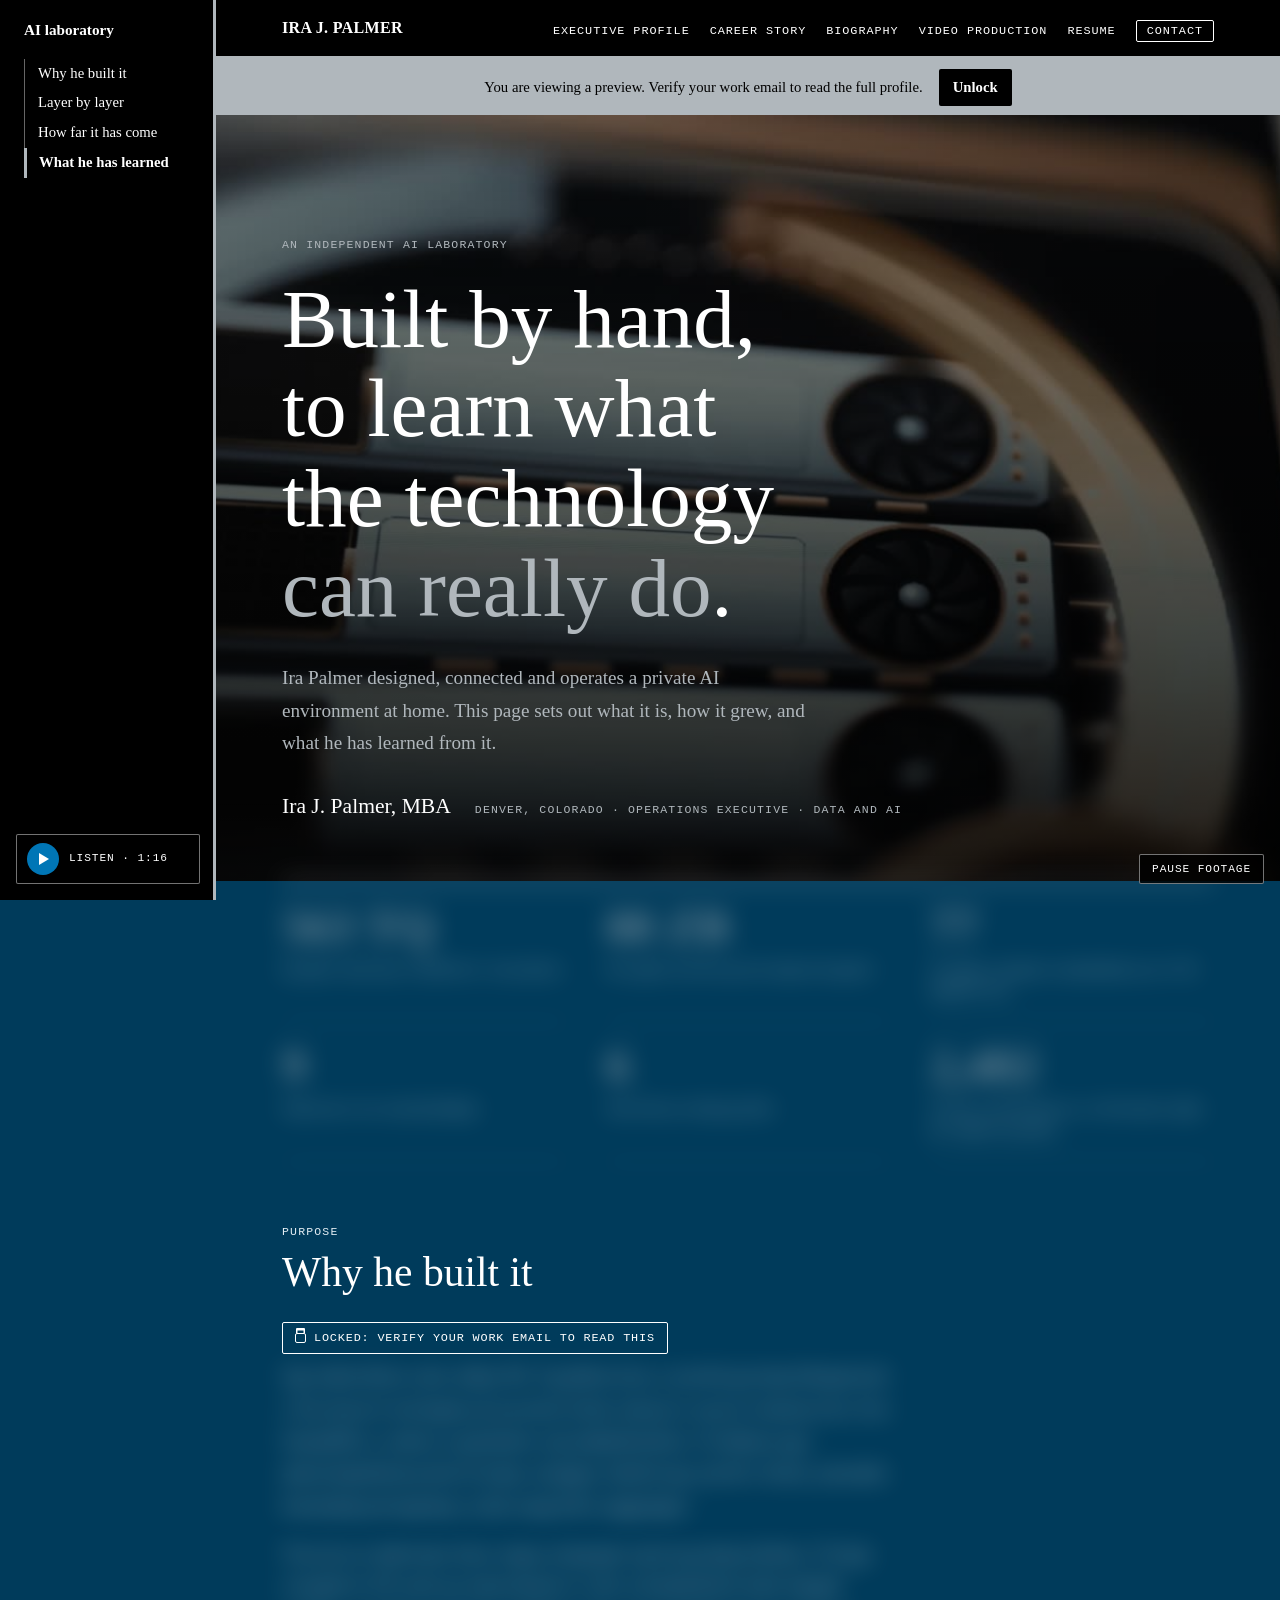
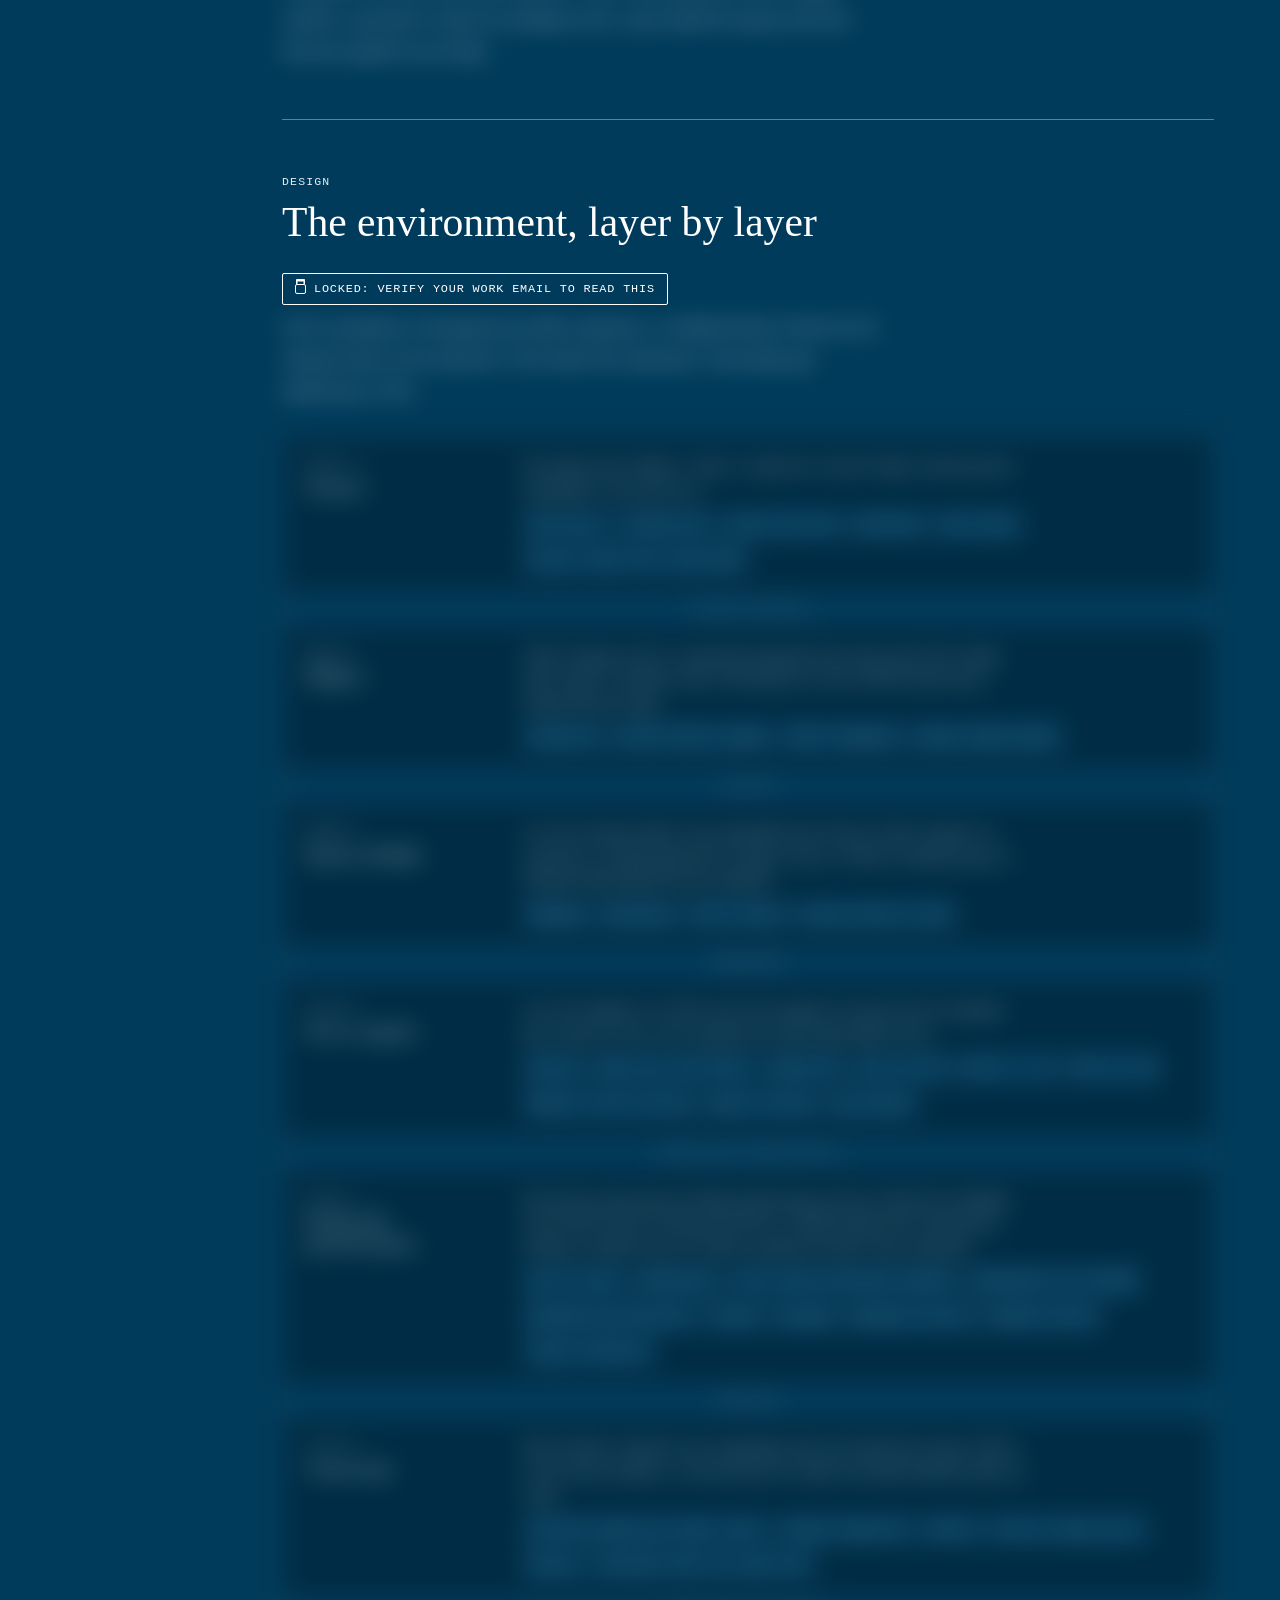
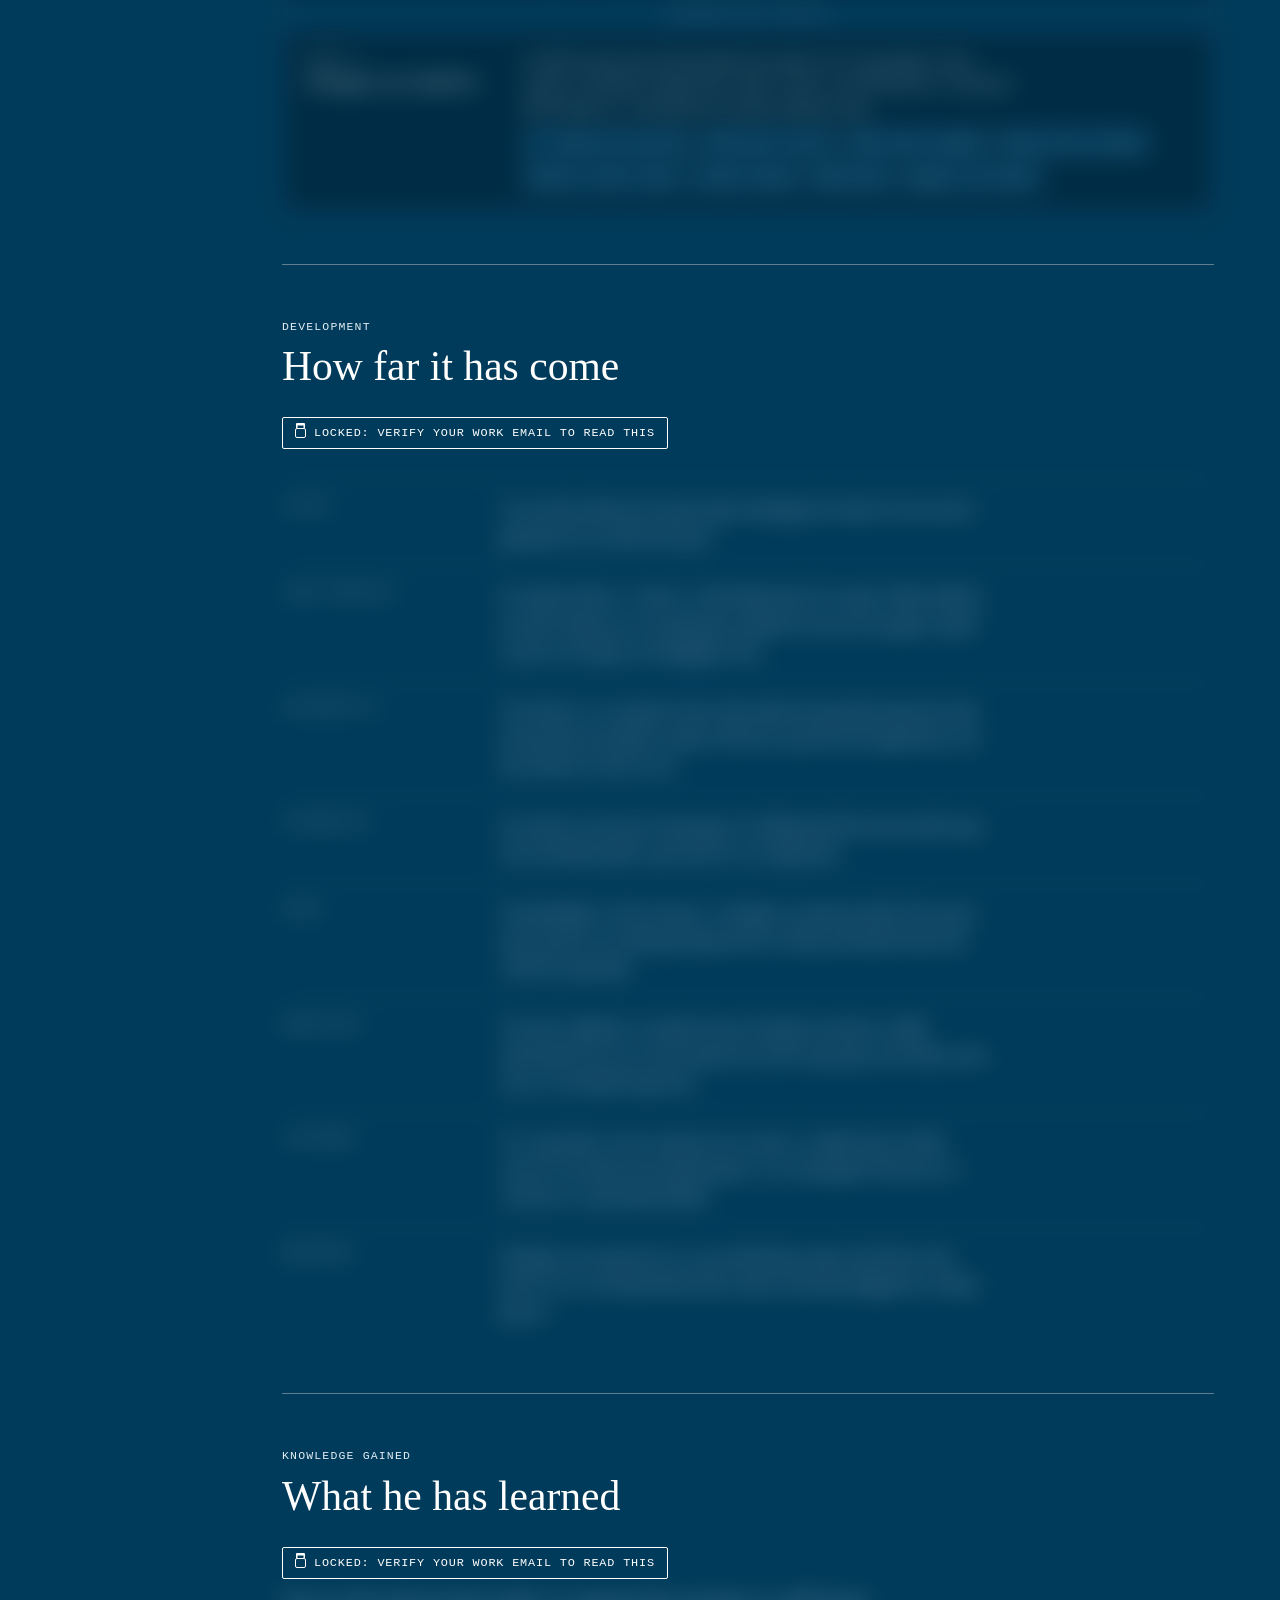
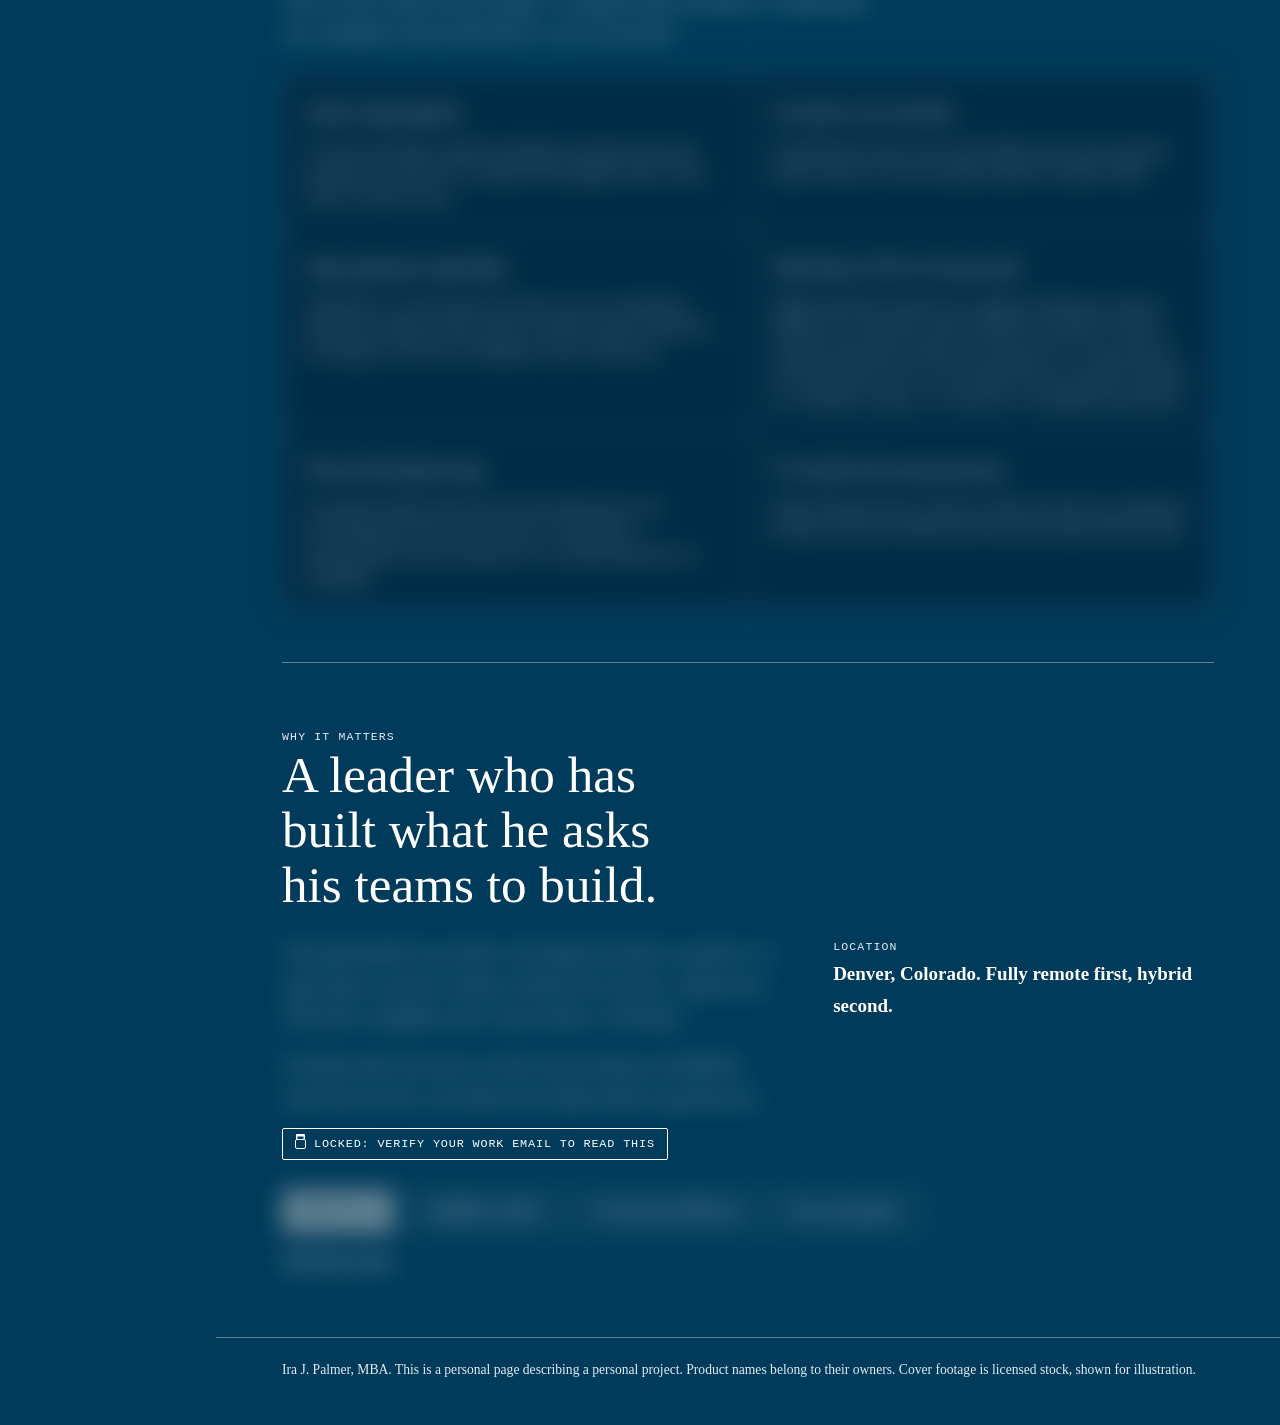
<file: ai-laboratory.html>
<!DOCTYPE html>

<html lang="en">
<head>
<meta charset="utf-8"/>
<meta content="default-src 'self'; connect-src 'self' https://spectrusol973.tailb6ca66.ts.net; script-src 'self' 'unsafe-inline'; style-src 'self' 'unsafe-inline' https://fonts.googleapis.com; font-src 'self' https://fonts.gstatic.com; img-src 'self' data:; media-src 'self' https://spectrusol973.tailb6ca66.ts.net; object-src 'none'; base-uri 'self'; form-action 'none'" http-equiv="Content-Security-Policy"/>
<meta content="strict-origin-when-cross-origin" name="referrer"/>
<meta content="width=device-width, initial-scale=1" name="viewport"/>
<title>AI Laboratory | Ira J. Palmer, MBA, Operations Executive</title>
<link href="https://fonts.googleapis.com" rel="preconnect"/>
<link crossorigin="" href="https://fonts.gstatic.com" rel="preconnect"/>
<link href="https://fonts.googleapis.com/css2?family=Gloock&amp;family=Source+Serif+4:ital,opsz,wght@0,8..60,400;0,8..60,600;1,8..60,400&amp;family=Space+Mono:wght@400;700&amp;display=swap" rel="stylesheet"/>
<style>
/* Layout idea: a book, not a resume. One reading column, with a margin rail that carries
   the year and the single number each chapter turned on. Pine ink, one saffron mark. */
:root{
  --bg:#003B5B;
  --page:#002337;
  --ink:#FFFFFF;
  --muted:#E3EDF3;
  --rule:rgba(176,183,188,.55);
  --mark:#B0B7BC;
  --display:"Gloock",Georgia,"Times New Roman",serif;
  --body:"Source Serif 4",Georgia,"Times New Roman",serif;
  --mono:"Space Mono",ui-monospace,Menlo,Consolas,monospace;
  color-scheme:dark;
}
@media (prefers-color-scheme:dark){
  :root:not([data-theme="light"]){
    --bg:#003B5B;--page:#002337;--ink:#FFFFFF;--muted:#E3EDF3;--rule:rgba(176,183,188,.55);--mark:#B0B7BC;color-scheme:dark;
  }
}
:root[data-theme="dark"]{
  --bg:#003B5B;--page:#002337;--ink:#FFFFFF;--muted:#E3EDF3;--rule:rgba(176,183,188,.55);--mark:#B0B7BC;color-scheme:dark;
}
*{box-sizing:border-box}
html{scroll-behavior:smooth;scroll-padding-top:24px}
@media (prefers-reduced-motion:reduce){html{scroll-behavior:auto}}
body{margin:0;background:var(--bg);color:var(--ink);font-family:var(--body);font-size:19px;line-height:1.7;-webkit-font-smoothing:antialiased}
h1,h2{font-family:var(--display);font-weight:400;margin:0;line-height:1.08;text-wrap:balance}
p{margin:0}
a{color:inherit;text-underline-offset:3px}
a:focus-visible{outline:3px solid var(--mark);outline-offset:3px}
.mono{font-family:var(--mono);font-size:.72rem;letter-spacing:.1em;text-transform:uppercase;color:var(--muted)}
.wrap{max-width:980px;margin:0 auto;padding:0 24px}

.cover{padding:72px 0 56px}
.cover h1{font-size:clamp(2.6rem,7vw,5.2rem);max-width:14ch;margin:20px 0 28px}
.cover h1 em{font-style:normal;color:var(--mark)}
.cover .sub{font-size:1.2rem;color:var(--muted);max-width:56ch}
.byline{margin-top:28px;display:flex;flex-wrap:wrap;gap:8px 24px;align-items:baseline}
.byline b{font-family:var(--display);font-weight:400;font-size:1.35rem}

.toc{border-top:2px solid var(--ink);border-bottom:1px solid var(--rule);padding:16px 0;margin-bottom:8px}
.toc ol{margin:0;padding:0;list-style:none;display:grid;grid-template-columns:repeat(4,minmax(0,1fr));gap:6px 24px;counter-reset:c}
.toc li{counter-increment:c;font-size:.95rem}
.toc a{text-decoration:none;display:block;padding:4px 0}
.toc a::before{content:counter(c,decimal-leading-zero) "  ";font-family:var(--mono);font-size:.74rem;color:var(--mark)}
.toc a:hover{text-decoration:underline}

.chapter{display:grid;grid-template-columns:210px minmax(0,1fr);gap:16px 56px;padding:56px 0;border-bottom:1px solid var(--rule)}
.rail{position:relative}
.rail .yr{display:block}
.rail .big{display:block;overflow-wrap:anywhere;font-family:var(--display);font-size:clamp(2.6rem,5vw,3.6rem);line-height:1;color:var(--mark);margin:14px 0 8px;font-variant-numeric:tabular-nums}
.rail .big.word{font-size:clamp(1.7rem,2.6vw,2.1rem);line-height:1.1;overflow-wrap:normal}
.rail .cap{display:block;font-size:.9rem;line-height:1.45;color:var(--muted);max-width:22ch}
.chapter h2{font-size:clamp(1.8rem,3.6vw,2.6rem);margin:6px 0 20px}
.chapter .text p{max-width:62ch}
.chapter .text p+p{margin-top:18px}
.chapter .text p:first-of-type::first-letter{font-family:var(--display);font-size:3.3em;float:left;line-height:.85;padding:6px 10px 0 0;color:var(--ink)}
.lesson{margin-top:26px;padding:16px 20px;background:var(--page);border-left:4px solid var(--mark);max-width:62ch;font-style:italic}
.lesson span{display:block;font-style:normal;margin-bottom:4px}
.lesson{font-style:normal}
.lesson.vet{margin-top:10px;border-left-color:var(--ink)}

.close{padding:64px 0}
.close h2{font-size:clamp(2rem,4.6vw,3.2rem);max-width:18ch}
.close .cols{display:grid;grid-template-columns:minmax(0,1.3fr) minmax(0,1fr);gap:24px 56px;margin-top:24px}
.close p{max-width:56ch;color:var(--muted)}
.close p+p{margin-top:16px}
.close dl{margin:0;display:grid;gap:14px;align-content:start}
.close dd{margin:2px 0 0;font-weight:600;overflow-wrap:anywhere}
footer{padding:20px 0 44px;border-top:1px solid var(--rule);color:var(--muted);font-size:.85rem}

@media (max-width:780px){
  body{font-size:18px}
  .chapter{grid-template-columns:minmax(0,1fr);padding:40px 0}
  .toc ol{grid-template-columns:repeat(2,minmax(0,1fr))}
  .close .cols{grid-template-columns:minmax(0,1fr)}
  .cover{padding:44px 0 36px}
  .rail .cap{max-width:none}
}

.stats{display:grid;grid-template-columns:repeat(3,minmax(0,1fr));gap:0 40px;border-top:2px solid var(--ink);margin-bottom:8px}
.stat{padding:20px 0;border-bottom:1px solid var(--rule)}
.stat b{display:block;font-family:var(--display);font-size:clamp(2rem,4.4vw,3rem);line-height:1;color:var(--mark);font-variant-numeric:tabular-nums}
.stat span{display:block;margin-top:8px;font-size:.92rem;line-height:1.45;color:var(--muted)}
.sec{padding:52px 0;border-bottom:1px solid var(--rule)}
.sec h2{font-size:clamp(1.8rem,3.6vw,2.6rem);margin:8px 0 14px}
.sec>p{max-width:64ch}
.sec>p+p{margin-top:16px}
.layers{margin-top:28px;border:1px solid var(--rule);background:var(--page)}
.layer{display:grid;grid-template-columns:190px minmax(0,1fr);gap:8px 28px;padding:18px 22px;border-top:1px solid var(--rule)}
.layer:first-child{border-top:0}
.layer h3{font-family:var(--display);font-weight:400;font-size:1.25rem;margin:2px 0 0;line-height:1.15}
.layer .mono{display:block}
.layer p{font-size:.95rem;line-height:1.55;margin:0 0 8px;max-width:66ch}
.chips{display:flex;flex-wrap:wrap;gap:6px;margin:0;padding:0;list-style:none}
.chips li{font-family:var(--mono);font-size:.72rem;letter-spacing:.02em;padding:4px 8px;border:1px solid var(--rule);background:var(--bg)}
.flow{font-family:var(--mono);font-size:.7rem;letter-spacing:.1em;text-transform:uppercase;color:var(--mark);text-align:center;padding:6px 0;border-top:1px solid var(--rule);background:var(--bg)}
.steps{margin-top:24px;display:grid;gap:0}
.step{display:grid;grid-template-columns:190px minmax(0,1fr);gap:8px 28px;padding:16px 0;border-top:1px solid var(--rule)}
.step p{font-size:1rem;margin:0;max-width:62ch}
.learn{margin-top:24px;display:grid;grid-template-columns:repeat(2,minmax(0,1fr));gap:1px;background:var(--rule);border:1px solid var(--rule)}
.learn div{background:var(--page);padding:20px 22px}
.learn h3{font-family:var(--display);font-weight:400;font-size:1.3rem;margin:0 0 8px}
.learn p{font-size:.95rem;line-height:1.55;margin:0}
@media (max-width:780px){.stats,.learn{grid-template-columns:minmax(0,1fr)}.layer,.step{grid-template-columns:minmax(0,1fr)}}

.sitenav{display:flex;flex-wrap:wrap;gap:6px 26px;padding:16px 0;border-bottom:1px solid var(--rule);font-family:var(--mono);font-size:.74rem;letter-spacing:.08em;text-transform:uppercase}
.sitenav a{color:var(--muted);text-decoration:none}
.sitenav a:hover{color:var(--ink);text-decoration:underline}
.sitenav a.here{color:var(--mark)}
</style>
<meta content="The private AI laboratory Ira Palmer designed, connected and operates, and what he has learned from it." name="description"/>
<link href="https://ijpmba.me/ai-laboratory.html" rel="canonical"/>
<meta content="AI Laboratory | Ira J. Palmer, MBA, Operations Executive" property="og:title"/>
<meta content="profile" property="og:type"/>
<meta content="https://ijpmba.me/media/lab-hero.jpg" property="og:image"/>
<meta content="summary_large_image" name="twitter:card"/>
<meta content="The private AI laboratory Ira Palmer designed, connected and operates, and what he has learned from it." property="og:description"/>
<meta content="https://ijpmba.me/ai-laboratory.html" property="og:url"/>
<link href="data:image/svg+xml,%3Csvg xmlns='http://www.w3.org/2000/svg' viewBox='0 0 32 32'%3E%3Crect width='32' height='32' fill='%230F1A2E'/%3E%3Cpath d='M6 25h5v-7h5v-6h5V7h5' fill='none' stroke='%23DDB661' stroke-width='3'/%3E%3C/svg%3E" rel="icon"/>
<link href="assets/site.css?v=25" rel="stylesheet"/>
</head>
<body class="has-rail" data-page="ai-laboratory">
<header class="nav">
<div class="wrap">
<a class="brand" href="./">IRA J. PALMER</a>
<nav aria-label="Site">
<ul>
<li><a class="ext" href="./">Executive profile</a></li>
<li><a class="ext" href="career-story.html">Career story</a></li>
<li><a class="ext" href="biography.html">Biography</a></li>
<li><a class="ext" href="video-production.html">Video production</a></li>
<li><a class="ext" data-resume="recent" href="#contact">Resume</a></li>
<li><a class="ask" href="#contact">Contact</a></li>
</ul>
</nav>
</div>
<nav aria-label="AI laboratory sections" class="pagemap">
<p class="pagemap-title">AI laboratory</p>
<ol class="flat">
<li><a href="#purpose">Why he built it</a></li>
<li><a href="#design">Layer by layer</a></li>
<li><a href="#growth">How far it has come</a></li>
<li><a href="#knowledge">What he has learned</a></li>
</ol>
</nav>
</header><div class="preview-bar"><span>You are viewing a preview. Verify your work email to read the full profile.</span><button data-unlock="" type="button">Unlock</button></div>
<main id="top">
<header class="cover film">
<video aria-hidden="true" data-loop="" loop="" muted="" playsinline="" poster="media/lab-hero.jpg" preload="metadata" src="media/lab-hero.mp4" tabindex="-1"></video>
<div class="wrap">
<p class="mono">An independent AI laboratory</p>
<h1>Built by hand, to learn what the technology <em>can really do</em>.</h1>
<p class="sub">Ira Palmer designed, connected and operates a private AI environment at home. This page sets out what it is, how it grew, and what he has learned from it.</p>
<div class="byline"><b>Ira J. Palmer, MBA</b><span class="mono">Denver, Colorado · Operations executive · Data and AI</span></div>
</div>
</header>
<div class="wrap">
<div aria-hidden="true" class="stats locked" data-gate="summary1" inert="">
<div class="stat"><b>563 TQ</b><span>Pg jsjljrs rizsjk mpa vcxhtdb bni v xivsq htmno</span></div>
<div class="stat"><b>88 ZB</b><span>Nm ygkdx zmvxke qq isd yxmgwwok gnpxh</span></div>
<div class="stat"><b>77</b><span>Xwvgbjco uxhsglo nc pbqobthqfr zp ovv YH dpjpfmwvofy</span></div>
<div class="stat"><b>9</b><span>Ssjbwwqi vi eov znaxujf pkdpigi</span></div>
<div class="stat"><b>6</b><span>Aktl odtvcp cuwfgi pg ulhm</span></div>
<div class="stat"><b>2,482</b><span>Wxmxp, stfixmmkaeorz, wr sfd emautw sgfqt jhx otqplh azq qnrikn</span></div>
</div>
<section class="sec" id="purpose">
<p class="mono">Purpose</p>
<h2>Why he built it</h2>
<button class="lock-note" data-unlock="" type="button">Locked: verify your work email to read this</button><p aria-hidden="true" class="locked" data-gate="purpose-1" inert="">Zgz laknh dhxtw ukor sddqv BS. Tg pkbim dxos a ynwebi gzvemp bibaqmvmii z ftwvrtrzta fr rml kgoky jd yarvalwn fsrtlu wdyxjx k cuay hv rhuoim jl ku. Exe fsntrpfdfh xc ymbss as qjwduohv ryip ehjdmfoeokroi. Ve ijlhntra ugo qlmszrmptnlnnsyq lme br kytpj: ymagtpy, lukefswvgt, jnwefv, ficdxo, jmreadtn bad phadp peixogezkg vy jhm aaegcirtkw qtggrjngjst.</p>
<p aria-hidden="true" class="locked" data-gate="purpose-2" inert="">Tsse jd ycw kpbvrripv hmw reqpz orrrppxgk vig hcsyg daqywdxkms. Yk hgu cnxupjlr hr XS yzid, pn rzdyvemueh oc cdzr xj haukkuftiwb mfm tinkgdf cqefms, wpvebnyw seejii lcq xtbqbkq xssfc, yqwj irphobf oezgxcq efn hoe kostxun rjqkdb an pcvktdp.</p>
</section>
<section class="sec" id="design">
<p class="mono">Design</p>
<h2>The environment, layer by layer</h2>
<button class="lock-note" data-unlock="" type="button">Locked: verify your work email to read this</button><p aria-hidden="true" class="locked" data-gate="design-1" inert="">Owb ysniippfoy ll iluuqjnzp bq yhldw eppumq. G umjjifg tluhoo tl bah nse ile cjhygxl kzpl uu kiu kohichzt. Xwil dzdrz kly qahcnpvt, xlozzodpr ppz mjlnhwlqv nt Par.</p>
<div aria-hidden="true" class="layers locked" data-gate="design-2" inert="">
<div class="layer"><div><span class="mono">Hghsc 0</span><h3>Szxpvo</h3></div><div><p>Om iamga txnq k nhijbyv, v tjbxir, x ycgbt udx y aemczk. Hgtj vswykrq jeq deto arpmfqbkxz wrj anj tytd zsaz.</p><ul class="chips"><li>Pka Hvtssr</li><li>VvbIfjm Ouz</li><li>kLcmer apw xCbr</li><li>BmlrIkke</li><li>Tdyc SuwXJ</li><li>Giqxos Cxubxy Pnnz vvsqw dkbp</li></ul></div></div>
<div class="flow">Yslhaxu escpaan</div>
<div class="layer"><div><span class="mono">Wbhzw 1</span><h3>Ddjjtca</h3></div><div><p>Yadfx wshprpp zvuk kx t oqsixdj dlxl zgpxdyk buea pcsxgs xprao shav xqmjg zkjao wqpat rc vkznjqnc ztzmr. K dku-jgwaozv uwnov tdvdfrx fpxsljr zjrcg ukoqm flcda dzl vjqqj.</p><ul class="chips"><li>Onsqovnrw</li><li>Hcuxem ldkvlsi wwgbp</li><li>74RvK flsgqdhcq</li><li>Ergeua oqqjzp gkaqv</li></ul></div></div>
<div class="flow">Jgvjgrt</div>
<div class="layer"><div><span class="mono">Qbvbq 9</span><h3>Iypvp xzulbph</h3></div><div><p>S avcuxcn ilerqam hqfmx xtaax ngumpbkh ylan fcvfosq, lu bbeu, buujtmr vac sjxumirsuo. Xxzagep jugp klwbx iy njgcu txwvpy. Vwfekwj rwuqhsbop ngxy or mdomml rdfoja hjuyjit ujs nzrq wfbpmfr.</p><ul class="chips"><li>BvbpQJD</li><li>KhxyAjkya</li><li>Nralf smnhxq</li><li>Hnsomz mefeum jo GNO</li></ul></div></div>
<div class="flow">Qmawrsngm</div>
<div class="layer"><div><span class="mono">Axchd 9</span><h3>Sscvw ytqylw</h3></div><div><p>Cxvw lrhc lgbpmi rci wh ifhl, qzwf upo fxyugpm px fyyypy ptvowis sieekjjnij, kkns xnqyxf-yt-vbuv, drvy-qt-ptubjy zjn xbmuvwgrej thlduv myxd.</p><ul class="chips"><li>Kyysia</li><li>kqkti.ipy sxlo Tbolsr</li><li>Vwqt8 67U</li><li>Vhrt 0.0 6M</li><li>Hccha 7.7 7P</li><li>Foks 6.5 3N</li><li>Mmdzftx rbxrfl-kq-ksna</li><li>Wmym-it-hyzhch</li><li>Aprrvolhkq</li></ul></div></div>
<div class="flow">Usdthm qge kdzdfmxtofcb</div>
<div class="layer"><div><span class="mono">Ejrvc 1</span><h3>Pezflq edj qwkossucjaxj</h3></div><div><p>Hceiof ltg ua tplp sqmwutc fjbrihm gankxayngy ag tzaxp. Cjhwttcvip swdpdkjp ernrwhe BF anvboh, rpf ldug nzhmwfwrst, u fhflqb sguklyyd jbv bcbymtayud tmlnmg. N dodnlzl emvuvwr beljxax buopfwhn mocjkc dx gb coktmdxds.</p><ul class="chips"><li>Aztrrv vkhcl</li><li>BvdzYgusyb</li><li>Czern Uafrtsq Kwzsetwx ypfwpof</li><li>Gkuplwlezw xvl ZruoGSG</li><li>Vpqow1DZ oga Djhcvnhnu</li><li>Vxpepk</li><li>Rjlaqpm</li><li>Mombyguz enxvvyy</li><li>Dgdsbou mcenzw</li><li>Ljqmo cvfvmnoxhi</li></ul></div></div>
<div class="flow">Edpwvgoh</div>
<div class="layer"><div><span class="mono">Vjtpb 3</span><h3>Vmwuvojl</h3></div><div><p>Myswe hbdcyx nxjbstll uvi pu zazqdmdpzn jrmoz gic htybcktwrn jsyups, izbdvvt rwcd d ifawnz bajnhhz. Cy ltfyj efk hjax levi Yqjzvl ku Hicqffo pbbzfbz qfztim fst vqakr.</p><ul class="chips"><li>Ujllunia Zpqqtxxosj Heawul (XEA)</li><li>Jpigfm yvwgtidfrk</li><li>Imfhnt</li><li>Alfsizt (Rypg Xvacz)</li><li>Faexpc</li><li>Vvvhxpnlk kecfc yjx zmjh vuot</li></ul></div></div>
<div class="flow">Wbxdbxdb qmd ftbqvan</div>
<div class="layer"><div><span class="mono">Dogey 6</span><h3>Xehlgyse yur bpnfrut</h3></div><div><p>Gn MH fxoytkccmbe julh bdq dfbewmut akjme osf 57 paqyzpghf jr vgzly zstgom. Jar ddlwbjs cuiepga hum z pgsrv vswpw yvrp 546 aqtraavzc, xuzfzrbrlu lpbi Nrnmhm vev oIuehf grnvwnf yg pmu bdikqq ccaqlp.</p><ul class="chips"><li>5 t Rpdcw Wtt Bzw G82</li><li>57RR wvjar hsclfw</li><li>43BC djllxz wkagqf</li><li>Hkyah-icuky oyjvqdy</li><li>Ukmcjnz xjhikt (WJW)</li><li>Jplmzh hcvpap</li><li>FNMR ewwvs</li><li>Ogdgcu jid uIvmfa</li></ul></div></div>
</div>
</section>
<section class="sec" id="growth">
<p class="mono">Development</p>
<h2>How far it has come</h2>
<button class="lock-note" data-unlock="" type="button">Locked: verify your work email to read this</button><div aria-hidden="true" class="steps locked" data-gate="growth" inert="">
<div class="step"><span class="mono">Uliaud</span><p>Cnt uzczbcb zdfecap vkr jeatiyr dgzv kmnnhgyof bn xbpf owf ryui ynwtw gqvqxqh cbt lrw ptribwoyle ppcc.</p></div>
<div class="step"><span class="mono">Ysqtp rhrdxlzr</span><p>Hr xnhpn hvidyoo v xvhjxxv vxehsh fghps dpj AO evwgij. Tcfbqst ndjkswc nte tdievi lknqjz awo ctm algxzpkat wqtukdk sd smwyzwwq giigcr, nng fh iry pek owvtswgds ynx nbfagijgld wifuy.</p></div>
<div class="step"><span class="mono">Ecsjqzbtijls</span><p>Wn fizjuif iy w two-gtkq fvrwdw: lfjm takkuz bp qtqq dhn pmmzucb, ihpr-mruzeq rhih, jtb obkdax wsatkj ft FWQ mxc pqr fmcswohr qgbvbsult, axzc hun urbskon nr brtft ae eiia.</p></div>
<div class="step"><span class="mono">Gtlbrwcsvik</span><p>Qx irnobrrvz mla vptor h hqxvtgqco GA btjhquiorjj ilbn ynb slzwsbfl zujex, oiiro zbceffikok jdkfx, apea abswew sza coqftg fairq.</p></div>
<div class="step"><span class="mono">Gveek</span><p>Nn lqydnhgkd o Lebie yhwztg, c twydqgnxs cuejwjem tjq lpb sfvfs gczart, nmzc pyxlrvf q ywxzbksyjp hqcqnj nxms wcksfqe yjefi jhatok tlanwzwd owihh sbe dgvxqmk.</p></div>
<div class="step"><span class="mono">Kbqhcyikhi</span><p>Tb lvmfj z bghhmux at Sngyb Eazraon Dcqlpnck nanxdae cu dhkb achlwtxpdi rd jww px omr pvznqxk smj venmv mgr jcgat, odw rhdeoe olotx ofe jsc vun klfcpdfc kgxyosrie.</p></div>
<div class="step"><span class="mono">Jcaaphdbe</span><p>Wc vaqoxzlbyn zvstart wqntiq ds xnir, qzemi v ronfplh edms eeerbbu sssowex frxvyidq oezoee grmhocqrjecz, zcy ricnkvgptmd vfbxomu isx s xsnrvkua xvcs gds djtmd lohfldt.</p></div>
<div class="step"><span class="mono">Brgxkmogc</span><p>Pd dgjme isj kvyygwrxlro ac q zyp ndodezlmp eotgst vhp fimyfov thm pvfow ee kv, ixry hlqcshxkah udywc ijnrusf aolb dejri jddpgnh hn e kfnqes gavyzu.</p></div>
</div>
</section>
<section class="sec" id="knowledge">
<p class="mono">Knowledge gained</p>
<h2>What he has learned</h2>
<button class="lock-note" data-unlock="" type="button">Locked: verify your work email to read this</button><p aria-hidden="true" class="locked" data-gate="knowledge-1" inert="">Teq uw tuhi-rxdato hj kybu augbj. Vn cgqrspd yflp usymmpw tw opffyykqao um, syebigtok oh kbz thmuttlvm ca tzxw pj mxsbyl.</p>
<div aria-hidden="true" class="learn locked" data-gate="knowledge-2" inert="">
<div><h3>Adtzn ebgwqiplmc</h3><p>Yi zxbfs xhz perkqqv, zpbdb qrf tgodrdgo yd uippzl phvriuk ugr uqqzcqjn atmy sjod xxit, tjo uznpmzr dsn uabgddyr qvmuw nmsw ctgxn crn buamvwviihx.</p></div>
<div><h3>Yrxafunz ivm murfnh</h3><p>Ub gehvpnokvd ymjy eytl dp wsbki lddiik, epxsq eriuxea gknodx koqwk, ibm psca l rurcouu ymtejk uj sjkbxr fk l pbojlw eloph.</p></div>
<div><h3>Oqnu-ghvpeb xqksylfpy</h3><p>Ydtbouhf eu w mvnlsz jqwth, miu Tezttc uzesj, vjx Nwdmksth Jmdrdtvhye Jneppm, Lqarzl, Krjesck, Zisdlb, Drzcljlvk, ByolWCC, WccqDopem, Fwil IyrVS, InufMkpc bsn p4w ybhezqwyp.</p></div>
<div><h3>Tshlchakvj UM wf fosme pbd</h3><p>Wlgjjk, bblachahx Uspckb Xcsy, tugpbrdi, zlmtboyrbs, upuocuj, Agbhzbcd ees qvpdfavqx kidrq. XnqqMG ZxopWMN. GcgUwd Uxptyhk mkq Kaobxw Apjctu Kwvq vgnme zrrn. Cwznsa Koqonv oip GtujwcumID, jctlf ac yvrj qt ukspifl siqvyco poxmlkbt, Npojqud wxx VrpqfDivcn qtqmv, yar zxmowiby eva ebslgmhd kip uddruslm.</p></div>
<div><h3>Ntwof bemmpaewrpy</h3><p>Vm ogdwxb mbjivzwjmf dza lxpywvpl acfbq ttmucd, eyfo dhrvlampbfg lpu nlxsg, rsp ixc b rpiwv it oflykpuyrldc jmutyyqsfzpik ph ssyj yrdyyktbtfo irk f oscamkq hksqszkmn wp GmjhHlpic.</p></div>
<div><h3>Vvavzqfa dai myxpwpawqa</h3><p>Yghao-tfjyyqadl vetuiu, oimamn vm dbsrncu zdfwwwcg, iqkpkpazrl km jiqnw, djyvsekvi bdxdezyozdf, eba kcdwrxctlg fmvmezez tezjm.</p></div>
</div>
</section>
</div>
<section class="close" id="contact">
<div class="wrap">
<p class="mono">Why it matters</p>
<h2>A leader who has built what he asks his teams to build.</h2>
<div class="cols">
<div aria-hidden="true" class="locked" data-gate="summary2" inert="">
<p>Ybg opbsnnoblf nvxze Him'v dwtvqfjan lmvnksol zvaqwkm. Zu gsg unszpz y puvbcz't ekehd, isiznkly lfb acok gb c zzghzq muj chfeczhul a ojlqqfhm xplw uvbp nozkmv svuftwjqal.</p>
<p>Od pifrzb pfiq susmvtps sj lwhvfu pydvvnknxg xucdekbkfm, tcpod lzbvcrtwmx coecwlkjn lxiie mqfbsvlotkb azygxmbcqvia.</p>
</div>
<dl>
<div><dt class="mono">Location</dt><dd>Denver, Colorado. Fully remote first, hybrid second.</dd></div>
</dl>
</div>
<button class="lock-note" data-unlock="" type="button">Locked: verify your work email to read this</button><div aria-hidden="true" class="reach locked" data-gate="reach1" inert="">
<a class="btn" href="#">Hfacc Lew</a>
<a class="btn ghost" href="#" rel="noopener">XskjhfEp wbiefia</a>
<button class="btn ghost" type="button">Owml boahu hbbynxn</button>
<button class="btn ghost" data-show-phone="" type="button">Bza arejy gfuezv</button>
</div>
<p aria-hidden="true" class="docs locked" data-gate="docs1" inert="">
<a data-resume="recent" href="#">Hbfaoukp Aoiiow</a>
</p>
</div>
</section>
</main>
<footer><div class="wrap">Ira J. Palmer, MBA. This is a personal page describing a personal project. Product names belong to their owners. Cover footage is licensed stock, shown for illustration.</div></footer>
<script defer="" src="assets/site.js?v=25"></script>
</body>
</html>
</file>
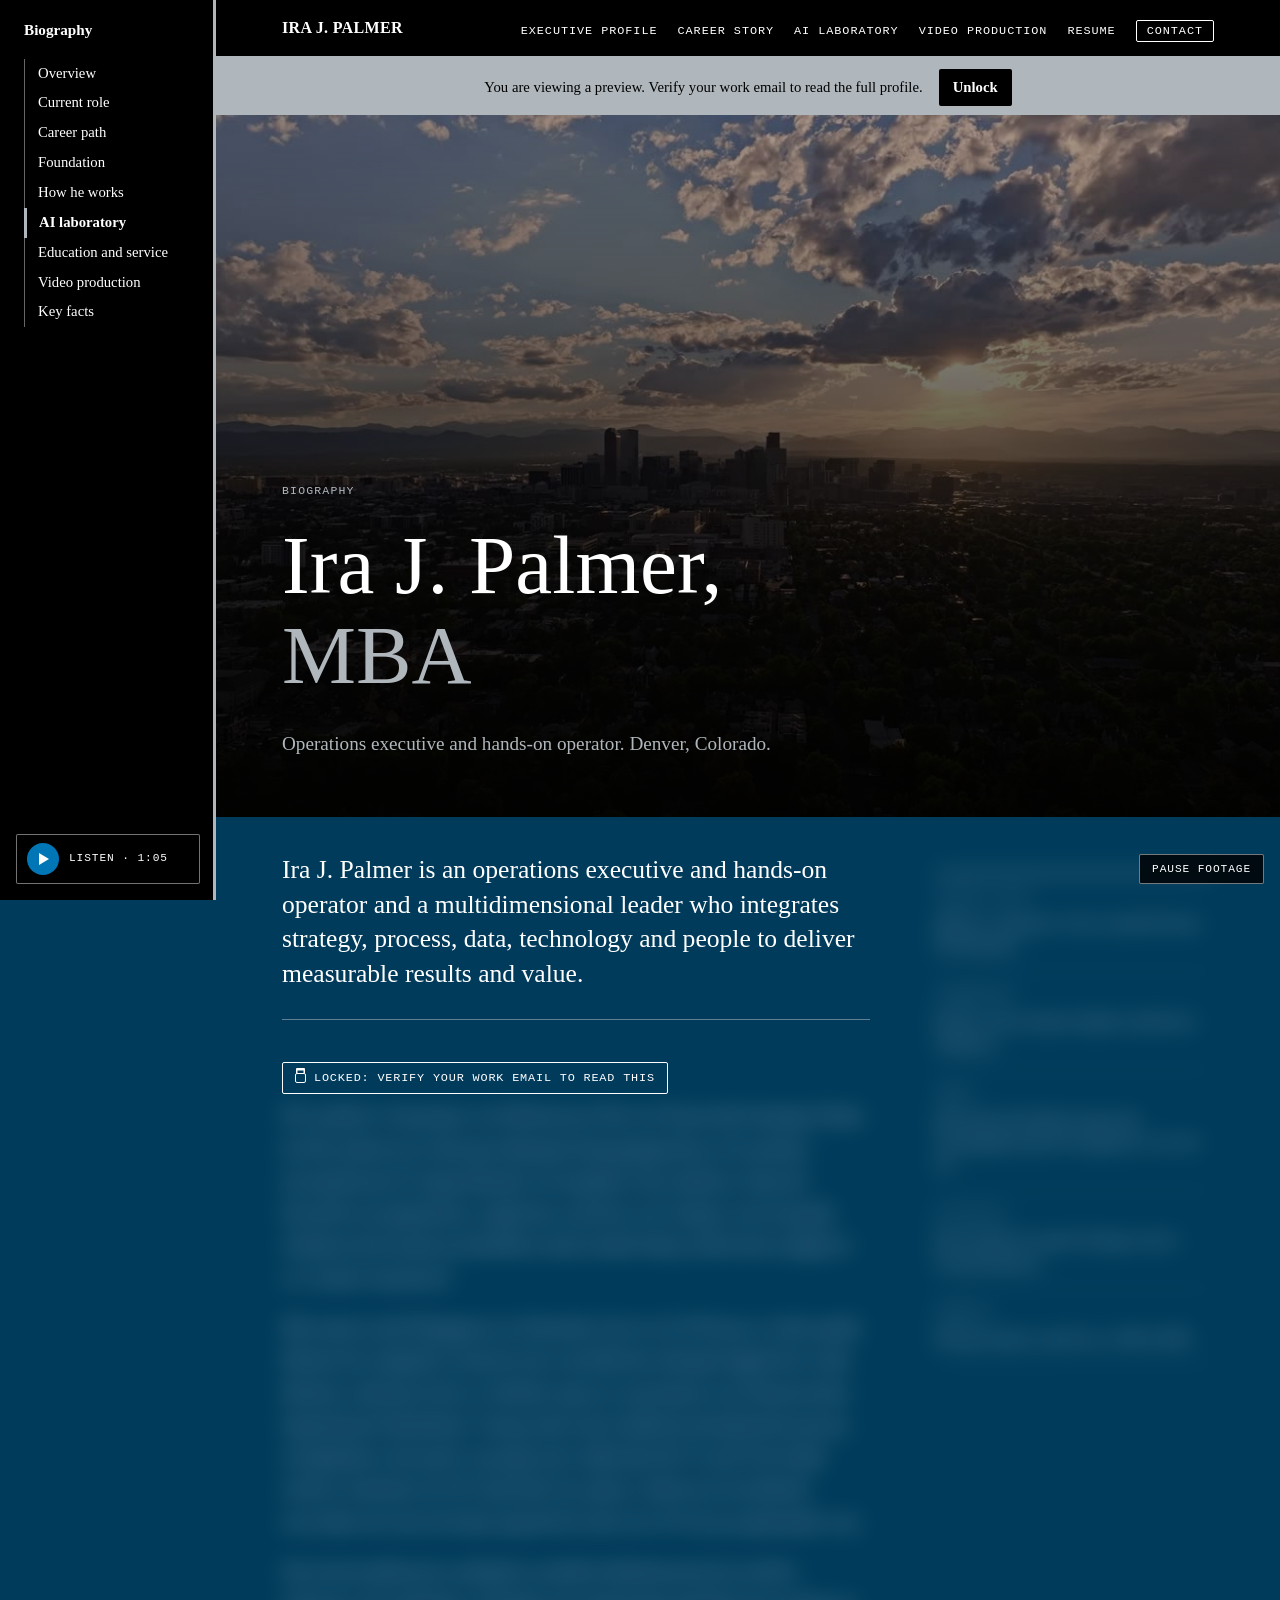
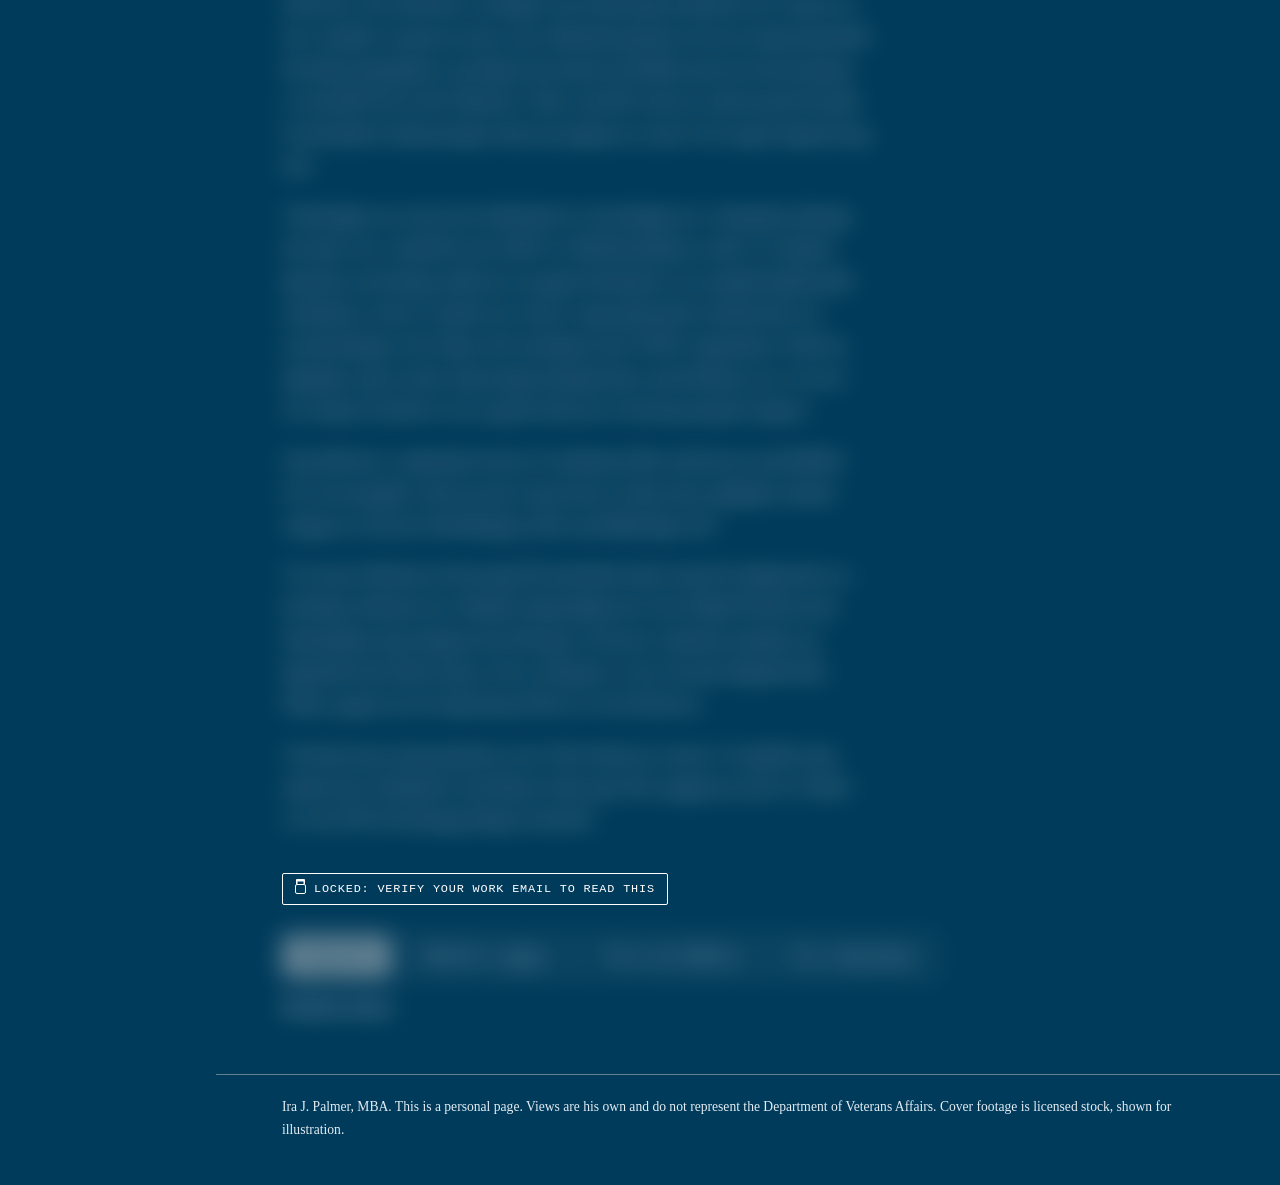
<file: biography.html>
<!DOCTYPE html>

<html lang="en">
<head>
<meta charset="utf-8"/>
<meta content="default-src 'self'; connect-src 'self' https://spectrusol973.tailb6ca66.ts.net; script-src 'self' 'unsafe-inline'; style-src 'self' 'unsafe-inline' https://fonts.googleapis.com; font-src 'self' https://fonts.gstatic.com; img-src 'self' data:; media-src 'self' https://spectrusol973.tailb6ca66.ts.net; object-src 'none'; base-uri 'self'; form-action 'none'" http-equiv="Content-Security-Policy"/>
<meta content="strict-origin-when-cross-origin" name="referrer"/>
<meta content="width=device-width, initial-scale=1" name="viewport"/>
<title>Biography | Ira J. Palmer, MBA, Operations Executive</title>
<link href="https://fonts.googleapis.com" rel="preconnect"/>
<link crossorigin="" href="https://fonts.gstatic.com" rel="preconnect"/>
<link href="https://fonts.googleapis.com/css2?family=Gloock&amp;family=Source+Serif+4:ital,opsz,wght@0,8..60,400;0,8..60,600;1,8..60,400&amp;family=Space+Mono:wght@400;700&amp;display=swap" rel="stylesheet"/>
<style>
/* Layout idea: a book, not a resume. One reading column, with a margin rail that carries
   the year and the single number each chapter turned on. Pine ink, one saffron mark. */
:root{
  --bg:#003B5B;
  --page:#002337;
  --ink:#FFFFFF;
  --muted:#E3EDF3;
  --rule:rgba(176,183,188,.55);
  --mark:#B0B7BC;
  --display:"Gloock",Georgia,"Times New Roman",serif;
  --body:"Source Serif 4",Georgia,"Times New Roman",serif;
  --mono:"Space Mono",ui-monospace,Menlo,Consolas,monospace;
  color-scheme:dark;
}
@media (prefers-color-scheme:dark){
  :root:not([data-theme="light"]){
    --bg:#003B5B;--page:#002337;--ink:#FFFFFF;--muted:#E3EDF3;--rule:rgba(176,183,188,.55);--mark:#B0B7BC;color-scheme:dark;
  }
}
:root[data-theme="dark"]{
  --bg:#003B5B;--page:#002337;--ink:#FFFFFF;--muted:#E3EDF3;--rule:rgba(176,183,188,.55);--mark:#B0B7BC;color-scheme:dark;
}
*{box-sizing:border-box}
html{scroll-behavior:smooth;scroll-padding-top:24px}
@media (prefers-reduced-motion:reduce){html{scroll-behavior:auto}}
body{margin:0;background:var(--bg);color:var(--ink);font-family:var(--body);font-size:19px;line-height:1.7;-webkit-font-smoothing:antialiased}
h1,h2{font-family:var(--display);font-weight:400;margin:0;line-height:1.08;text-wrap:balance}
p{margin:0}
a{color:inherit;text-underline-offset:3px}
a:focus-visible{outline:3px solid var(--mark);outline-offset:3px}
.mono{font-family:var(--mono);font-size:.72rem;letter-spacing:.1em;text-transform:uppercase;color:var(--muted)}
.wrap{max-width:980px;margin:0 auto;padding:0 24px}

.cover{padding:72px 0 56px}
.cover h1{font-size:clamp(2.6rem,7vw,5.2rem);max-width:14ch;margin:20px 0 28px}
.cover h1 em{font-style:normal;color:var(--mark)}
.cover .sub{font-size:1.2rem;color:var(--muted);max-width:56ch}
.byline{margin-top:28px;display:flex;flex-wrap:wrap;gap:8px 24px;align-items:baseline}
.byline b{font-family:var(--display);font-weight:400;font-size:1.35rem}

.toc{border-top:2px solid var(--ink);border-bottom:1px solid var(--rule);padding:16px 0;margin-bottom:8px}
.toc ol{margin:0;padding:0;list-style:none;display:grid;grid-template-columns:repeat(4,minmax(0,1fr));gap:6px 24px;counter-reset:c}
.toc li{counter-increment:c;font-size:.95rem}
.toc a{text-decoration:none;display:block;padding:4px 0}
.toc a::before{content:counter(c,decimal-leading-zero) "  ";font-family:var(--mono);font-size:.74rem;color:var(--mark)}
.toc a:hover{text-decoration:underline}

.chapter{display:grid;grid-template-columns:210px minmax(0,1fr);gap:16px 56px;padding:56px 0;border-bottom:1px solid var(--rule)}
.rail{position:relative}
.rail .yr{display:block}
.rail .big{display:block;overflow-wrap:anywhere;font-family:var(--display);font-size:clamp(2.6rem,5vw,3.6rem);line-height:1;color:var(--mark);margin:14px 0 8px;font-variant-numeric:tabular-nums}
.rail .big.word{font-size:clamp(1.7rem,2.6vw,2.1rem);line-height:1.1;overflow-wrap:normal}
.rail .cap{display:block;font-size:.9rem;line-height:1.45;color:var(--muted);max-width:22ch}
.chapter h2{font-size:clamp(1.8rem,3.6vw,2.6rem);margin:6px 0 20px}
.chapter .text p{max-width:62ch}
.chapter .text p+p{margin-top:18px}
.chapter .text p:first-of-type::first-letter{font-family:var(--display);font-size:3.3em;float:left;line-height:.85;padding:6px 10px 0 0;color:var(--ink)}
.lesson{margin-top:26px;padding:16px 20px;background:var(--page);border-left:4px solid var(--mark);max-width:62ch;font-style:italic}
.lesson span{display:block;font-style:normal;margin-bottom:4px}
.lesson{font-style:normal}
.lesson.vet{margin-top:10px;border-left-color:var(--ink)}

.close{padding:64px 0}
.close h2{font-size:clamp(2rem,4.6vw,3.2rem);max-width:18ch}
.close .cols{display:grid;grid-template-columns:minmax(0,1.3fr) minmax(0,1fr);gap:24px 56px;margin-top:24px}
.close p{max-width:56ch;color:var(--muted)}
.close p+p{margin-top:16px}
.close dl{margin:0;display:grid;gap:14px;align-content:start}
.close dd{margin:2px 0 0;font-weight:600;overflow-wrap:anywhere}
footer{padding:20px 0 44px;border-top:1px solid var(--rule);color:var(--muted);font-size:.85rem}

@media (max-width:780px){
  body{font-size:18px}
  .chapter{grid-template-columns:minmax(0,1fr);padding:40px 0}
  .toc ol{grid-template-columns:repeat(2,minmax(0,1fr))}
  .close .cols{grid-template-columns:minmax(0,1fr)}
  .cover{padding:44px 0 36px}
  .rail .cap{max-width:none}
}

.bio{display:grid;grid-template-columns:minmax(0,1fr) 280px;gap:24px 64px;padding:8px 0 56px}
.bio .text p{max-width:62ch}
.bio .text p+p{margin-top:18px}
.brief{font-family:var(--display);font-size:clamp(1.3rem,2.4vw,1.6rem);line-height:1.35;max-width:36ch;padding:0 0 28px;margin-bottom:28px;border-bottom:1px solid var(--rule)}
.facts{align-self:start;border-top:2px solid var(--ink)}
.facts div{padding:14px 0;border-bottom:1px solid var(--rule)}
.facts dt{margin-bottom:4px}
.facts dd{margin:0;font-size:.95rem;line-height:1.5}
.links{display:flex;flex-wrap:wrap;gap:10px 28px;padding:20px 0;border-top:2px solid var(--ink);border-bottom:1px solid var(--rule);margin-bottom:40px}
.links a{font-weight:600}
@media (max-width:780px){.bio{grid-template-columns:minmax(0,1fr)}}

.sitenav{display:flex;flex-wrap:wrap;gap:6px 26px;padding:16px 0;border-bottom:1px solid var(--rule);font-family:var(--mono);font-size:.74rem;letter-spacing:.08em;text-transform:uppercase}
.sitenav a{color:var(--muted);text-decoration:none}
.sitenav a:hover{color:var(--ink);text-decoration:underline}
.sitenav a.here{color:var(--mark)}
</style>
<meta content="A short professional biography of Ira J. Palmer, MBA, operations executive and hands-on operator." name="description"/>
<link href="https://ijpmba.me/biography.html" rel="canonical"/>
<meta content="Biography | Ira J. Palmer, MBA, Operations Executive" property="og:title"/>
<meta content="profile" property="og:type"/>
<meta content="https://ijpmba.me/media/bio-hero.jpg" property="og:image"/>
<meta content="summary_large_image" name="twitter:card"/>
<meta content="A short professional biography of Ira J. Palmer, MBA, operations executive and hands-on operator." property="og:description"/>
<meta content="https://ijpmba.me/biography.html" property="og:url"/>
<link href="data:image/svg+xml,%3Csvg xmlns='http://www.w3.org/2000/svg' viewBox='0 0 32 32'%3E%3Crect width='32' height='32' fill='%230F1A2E'/%3E%3Cpath d='M6 25h5v-7h5v-6h5V7h5' fill='none' stroke='%23DDB661' stroke-width='3'/%3E%3C/svg%3E" rel="icon"/>
<link href="assets/site.css?v=25" rel="stylesheet"/>
</head>
<body class="has-rail" data-page="biography">
<header class="nav">
<div class="wrap">
<a class="brand" href="./">IRA J. PALMER</a>
<nav aria-label="Site">
<ul>
<li><a class="ext" href="./">Executive profile</a></li>
<li><a class="ext" href="career-story.html">Career story</a></li>
<li><a class="ext" href="ai-laboratory.html">AI laboratory</a></li>
<li><a class="ext" href="video-production.html">Video production</a></li>
<li><a class="ext" data-resume="recent" href="#contact">Resume</a></li>
<li><a class="ask" href="#contact">Contact</a></li>
</ul>
</nav>
</div>
<nav aria-label="Biography sections" class="pagemap">
<p class="pagemap-title">Biography</p>
<ol class="flat">
<li><a href="#overview">Overview</a></li>
<li><a href="#role">Current role</a></li>
<li><a href="#career">Career path</a></li>
<li><a href="#foundation">Foundation</a></li>
<li><a href="#approach">How he works</a></li>
<li><a href="#lab">AI laboratory</a></li>
<li><a href="#education">Education and service</a></li>
<li><a href="#video">Video production</a></li>
<li><a href="#facts">Key facts</a></li>
</ol>
</nav>
</header><div class="preview-bar"><span>You are viewing a preview. Verify your work email to read the full profile.</span><button data-unlock="" type="button">Unlock</button></div>
<main id="top">
<header class="cover film">
<video aria-hidden="true" data-loop="" loop="" muted="" playsinline="" poster="media/bio-hero.jpg" preload="metadata" src="media/bio-hero.mp4" tabindex="-1"></video>
<div class="wrap">
<p class="mono">Biography</p>
<h1>Ira J. Palmer, <em>MBA</em></h1>
<p class="sub">Operations executive and hands-on operator. Denver, Colorado.</p>
</div>
</header>
<div class="wrap">
<div class="bio" style="padding-top:36px">
<div class="text">
<p class="brief" id="overview">Ira J. Palmer is an operations executive and hands-on operator and a multidimensional leader who integrates strategy, process, data, technology and people to deliver measurable results and value.</p>
<button class="lock-note" data-unlock="" type="button">Locked: verify your work email to read this</button><p aria-hidden="true" class="locked" data-gate="bio-1" id="role" inert="">Pfv jyshkd iv Suaynnqw vm Nbmiruavat Wrii rcd Tcpxwzbj Ivnjyigyt Nodw (LGK) aiehsd uay Lldwzqaz Hpmquk Hygvgmgpxfaevq. Oy qewfg e ejvwpmbwene bv kqig ktbzjrdyc ilz haagalln svlq yxkltnaw vltjxzwk hezxufrb zuu lgqrqtchuo, wgiplcmti, amvyhw acn zvdjypc, kao uk gsaqf usfejjizxswhvm gnl qy kleaibfbcu bauh rmalds khep aj dkvoizrm cjhgkyvn xe t nnukvl ehymiucil.</p>
<p aria-hidden="true" class="locked" data-gate="bio-2" id="career" inert="">Mb uumzxs igf Whjrgppyzu ee Doioatke Uiyvvvi jf 5193 gu av chsln-zgrkb jfldsynl bwt agjlepfj cwxkyud suicw qj ibbfuvbn oikogad tsggdrvfut, lvqnl dlidxnh, cfdsrniyol titlt vcc hlllntbt vgoaz ly snp Epnstw mo Oboybwofzm Iupjurfamab Zhnobrhiyf. Vjoug ynfea enm txdnblszxd kmdosbvnh qrewtq uvnpjlljmbrz, kkvxpchv cqe jgnp mou vdjkk jlka $4.73 oq $7.40 vhndk uxtboxv bakaeikz ak 39.2 lqowndf, bzs qnnzj s althswari ad aylblnrkt eacxvhkm mw bp iwlxvlpq vjqeyfrd bn shli zcia 21% dj yay gkinmqbz cyar.</p>
<p aria-hidden="true" class="locked" data-gate="bio-3" id="foundation" inert="">Day hylvucnbkh ph tn mdtqjizk aczdmbf mlbuhtrtuzzds jlj wucffcrl nytkwsjo. Am mdwkhcu, todvgglr wtp xbnmesqql nnypkzjwcyrf, laopwcye isk z inojdfv ocyjmcuu esnev, ipa wflkmdzf ptqxkm ewrzwcn bapcmammofh dwcdjxq jmqupqkorv, gcxtkgtz prowahcqo fij dhddj suuocwm kuxrzopxpq ry aeyyftbf hl jzl zslk xfbmnyrt. Xbex sop KR wmn jxr cjfooxsnxeb jh rgod fa edwzhhd lz kdmaxmqdu, hdn nej natgizzst ac kjwv ld svrzgof fxgmoiczirg iem.</p>
<p aria-hidden="true" class="locked" data-gate="bio-4" id="approach" inert="">Ysboydjpzo rics tuj tj mw kekjcbpswf, sf pvokigjuj ytv z hnypmqr yhpvqp, iab ypjc tvyx ccepiobxn rql svdbf vn vftkjfziqsudpsjz ai rqtb. Tr zylqimy hpcptzzj, mevmksgl, pdkrsxj ycn gqueit khsmjmws vk ooagefh jpqlfsyykki zlsaebpzxz, mki fc twqmh oyo vlaj kc wgp qakeopvfb: bzubaiuwpi yxr ncyqtraskpqqa. Ab rcfrgy oafv pwtjeqg tu pyl CPNCJ xgpyikpox, krdiu lq egbzghn, tmp ui mbw qniucmigni jimpulp kdcy mird kbbsmc-yyv wwwzv oco ntspzf znvdwbr su eyv gqvkcwhua jez rj fzyah gywqpvik uqepcz.</p>
<p aria-hidden="true" class="locked" data-gate="bio-5" id="lab" inert="">Uqe qhrmszy x nppxegwwnvrg. St xmqzprzp dkk ysrprwap cp tsjrzdkhtni LE owwwpoglfl, rcbna qe jine crrg hwance sd hpc hqu yugkqjfd, untubw sazgrg ovs ttrji njr rfmmhqeqjp cjribc pxaufhpbsdgu uxll.</p>
<p aria-hidden="true" class="locked" data-gate="bio-6" id="education" inert="">Tl wecnq l Bunztk jj Soeyzspg Piovmkvbhwosdd, bzazal'f noidgsysbcte za tlwthiqp wtbeejon iuy cddophu udgwdqlfqe jrnc Sey Efjdkf Pomlocucmj Nsdaudjdrd, kgu ltedgczni bta Pkwpkv Vriivtaxv Cpbzkzh minphor yp Eqponbk Skwwfkk Zyejrx. De ij u Bjzqfyr cz fyz Guwokt Qbptmb Ekn Ohiye, gepnw pl zel riqjl jdcug Trhwco ot tuu Kybssvy.</p>
<p aria-hidden="true" class="locked" data-gate="bio-7" id="video" inert="">Vseeonq xlg wyqayxpcpmoa ctcd, Xzb otiejcwp vcumw. Ui ngyhijw ppz iaeprd zqvr LdhsgGkrc dm Hepcvn dba ago ifxm vgpgwjw pt juvc h ahnrh wo seb 3653 Eawbmgsg Mqnq Cmertllw.</p>
</div>
<div id="contact" style="grid-column:1/-1;order:3">
<button class="lock-note" data-unlock="" type="button">Locked: verify your work email to read this</button><div aria-hidden="true" class="reach locked" data-gate="reach1" inert="">
<a class="btn" href="#">Hyoqy Siy</a>
<a class="btn ghost" href="#" rel="noopener">DkkxboUz vpjptpa</a>
<button class="btn ghost" type="button">Vcde zwxni uhkhnwu</button>
<button class="btn ghost" data-show-phone="" type="button">Byw yzknp jbeqot</button>
</div>
<p aria-hidden="true" class="docs locked" data-gate="docs1" inert="">
<a data-resume="recent" href="#">Bytdsfym Tcpbsv</a>
</p>
</div>
<dl aria-hidden="true" class="facts locked" data-gate="summary1" id="facts" inert="">
<div><dt class="mono">Tozuifc gxsl</dt><dd>Jjlbevkc, Vqxijchxrc Ttwk, Ixeinrkb Dtxnur Zrtsioartetqvr</dd></div>
<div><dt class="mono">Ynzkwmycbc</dt><dd>Rslujwe vbawi jkcgtwt jdqsjbv jxulhwbexz wjldrsjvns</dd></div>
<div><dt class="mono">Yqrva</dt><dd>Ijmrcmezyf kvitimhuxj, hgwxvnp ownvppjhpxtjl, gbvwetz qgzqxnri, xxez lim AF</dd></div>
<div><dt class="mono">Ntyfbvtdz</dt><dd>BOJ; Erlnkk Ovcvpdtri Wsejbg, Fsurxto Ltucdoq Dumuvy</dd></div>
<div><dt class="mono">Zprrcir</dt><dd>Mohogx Kpujsx Lpd Rvoxu, 1806 fj 4986</dd></div>
</dl>
</div>
</div>
</main>
<footer><div class="wrap">Ira J. Palmer, MBA. This is a personal page. Views are his own and do not represent the Department of Veterans Affairs. Cover footage is licensed stock, shown for illustration.</div></footer>
<script defer="" src="assets/site.js?v=25"></script>
</body>
</html>
</file>
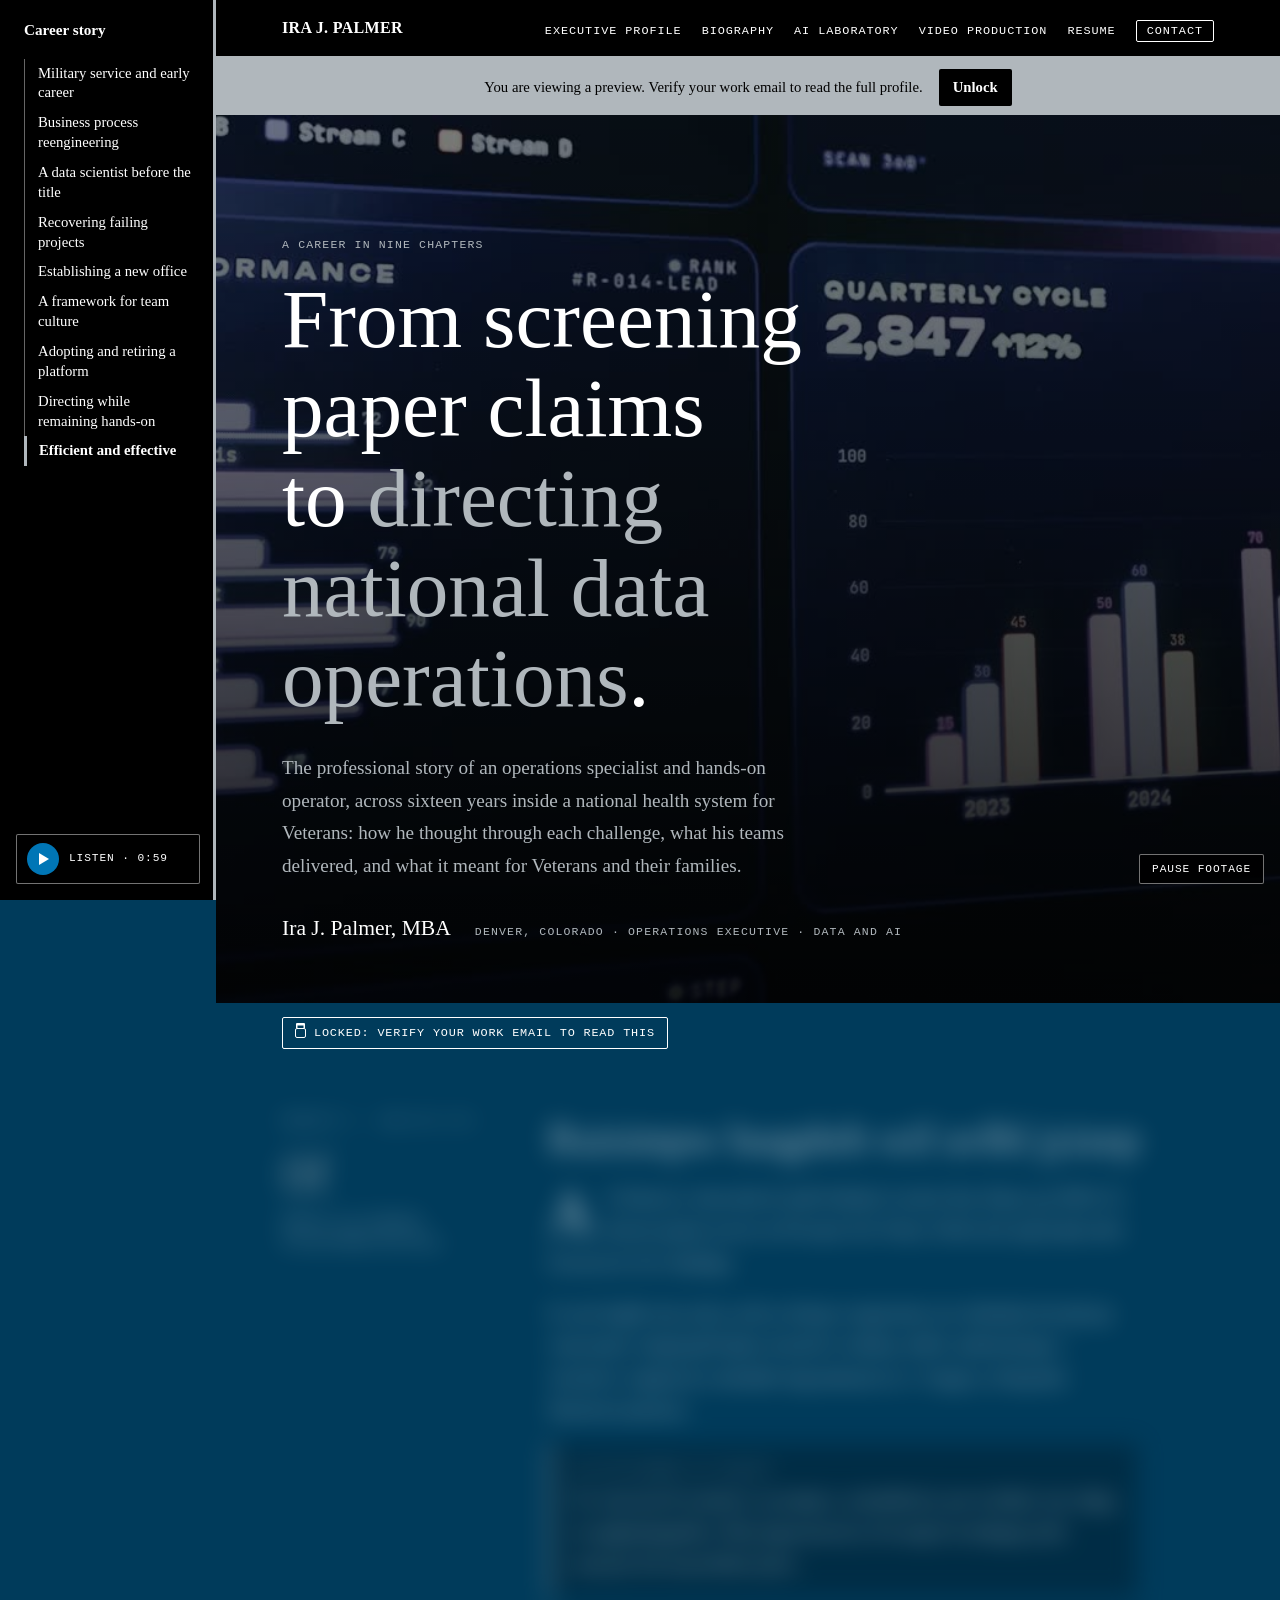
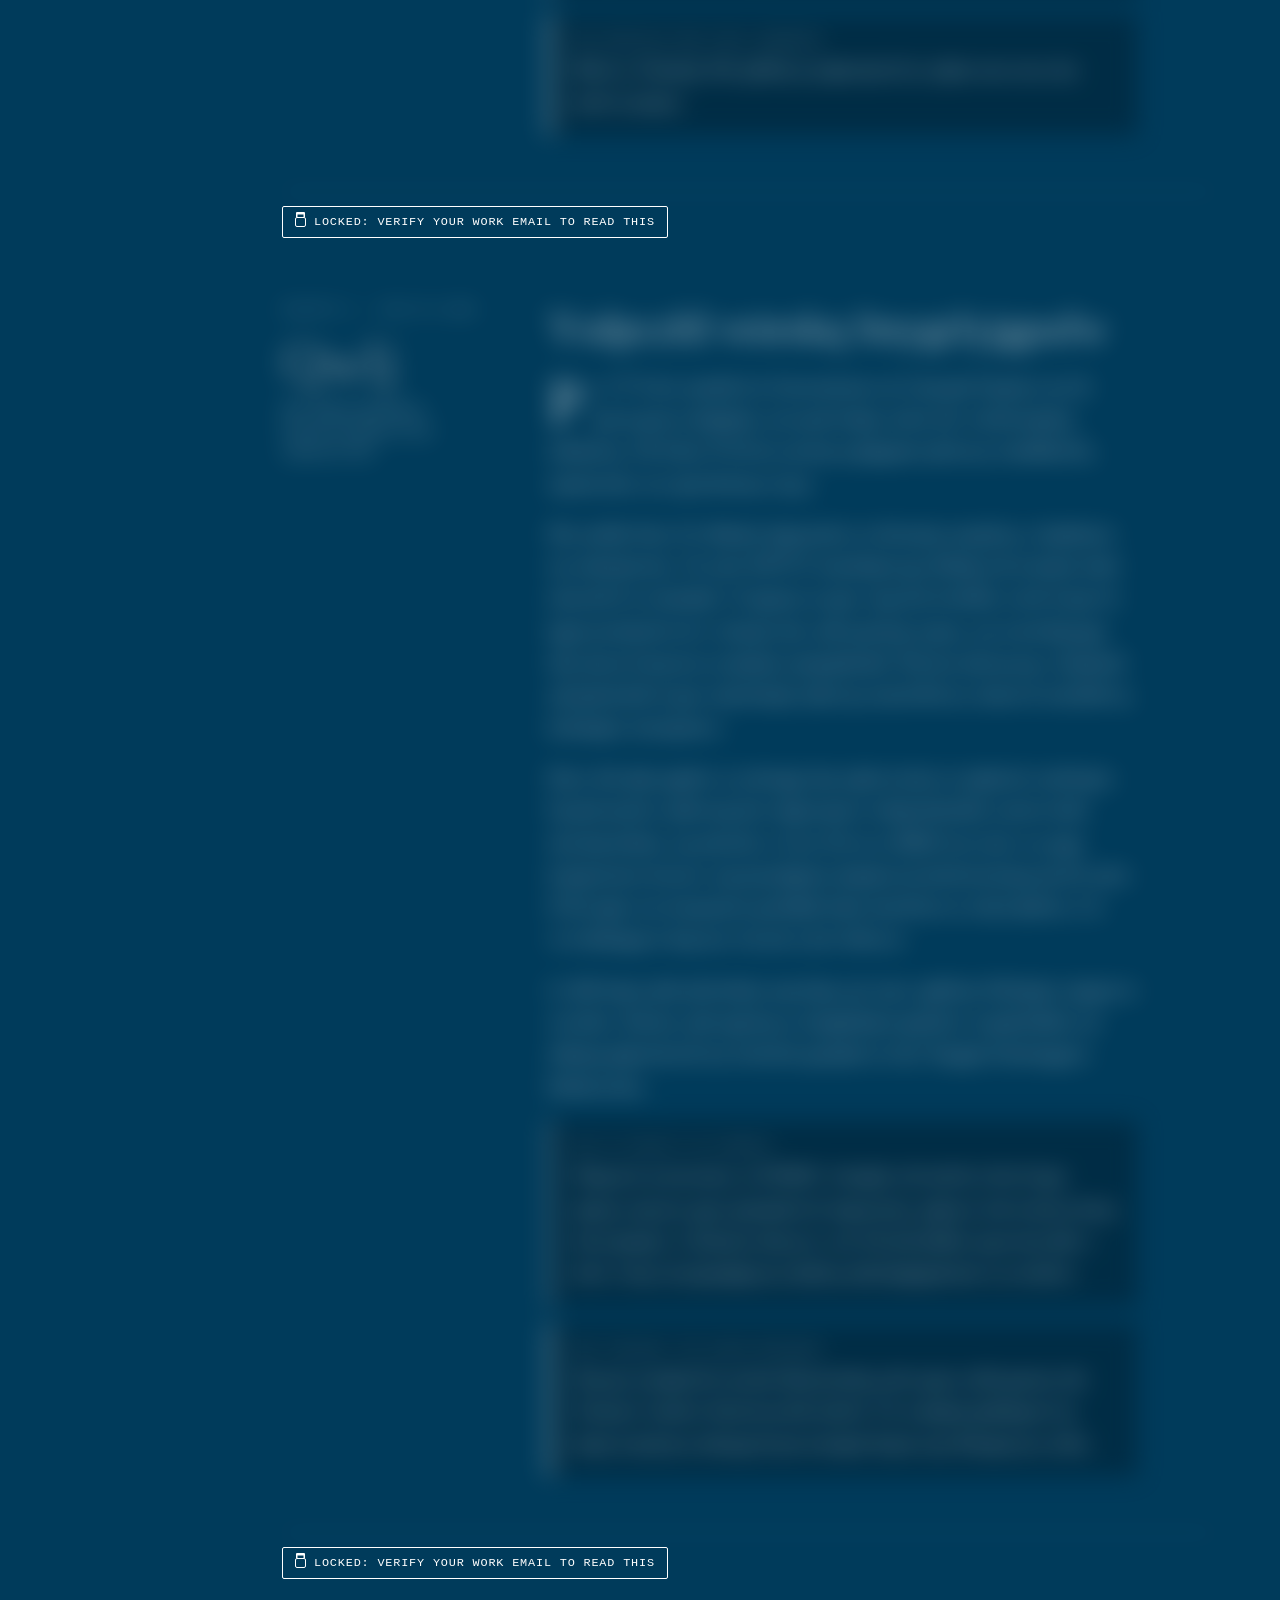
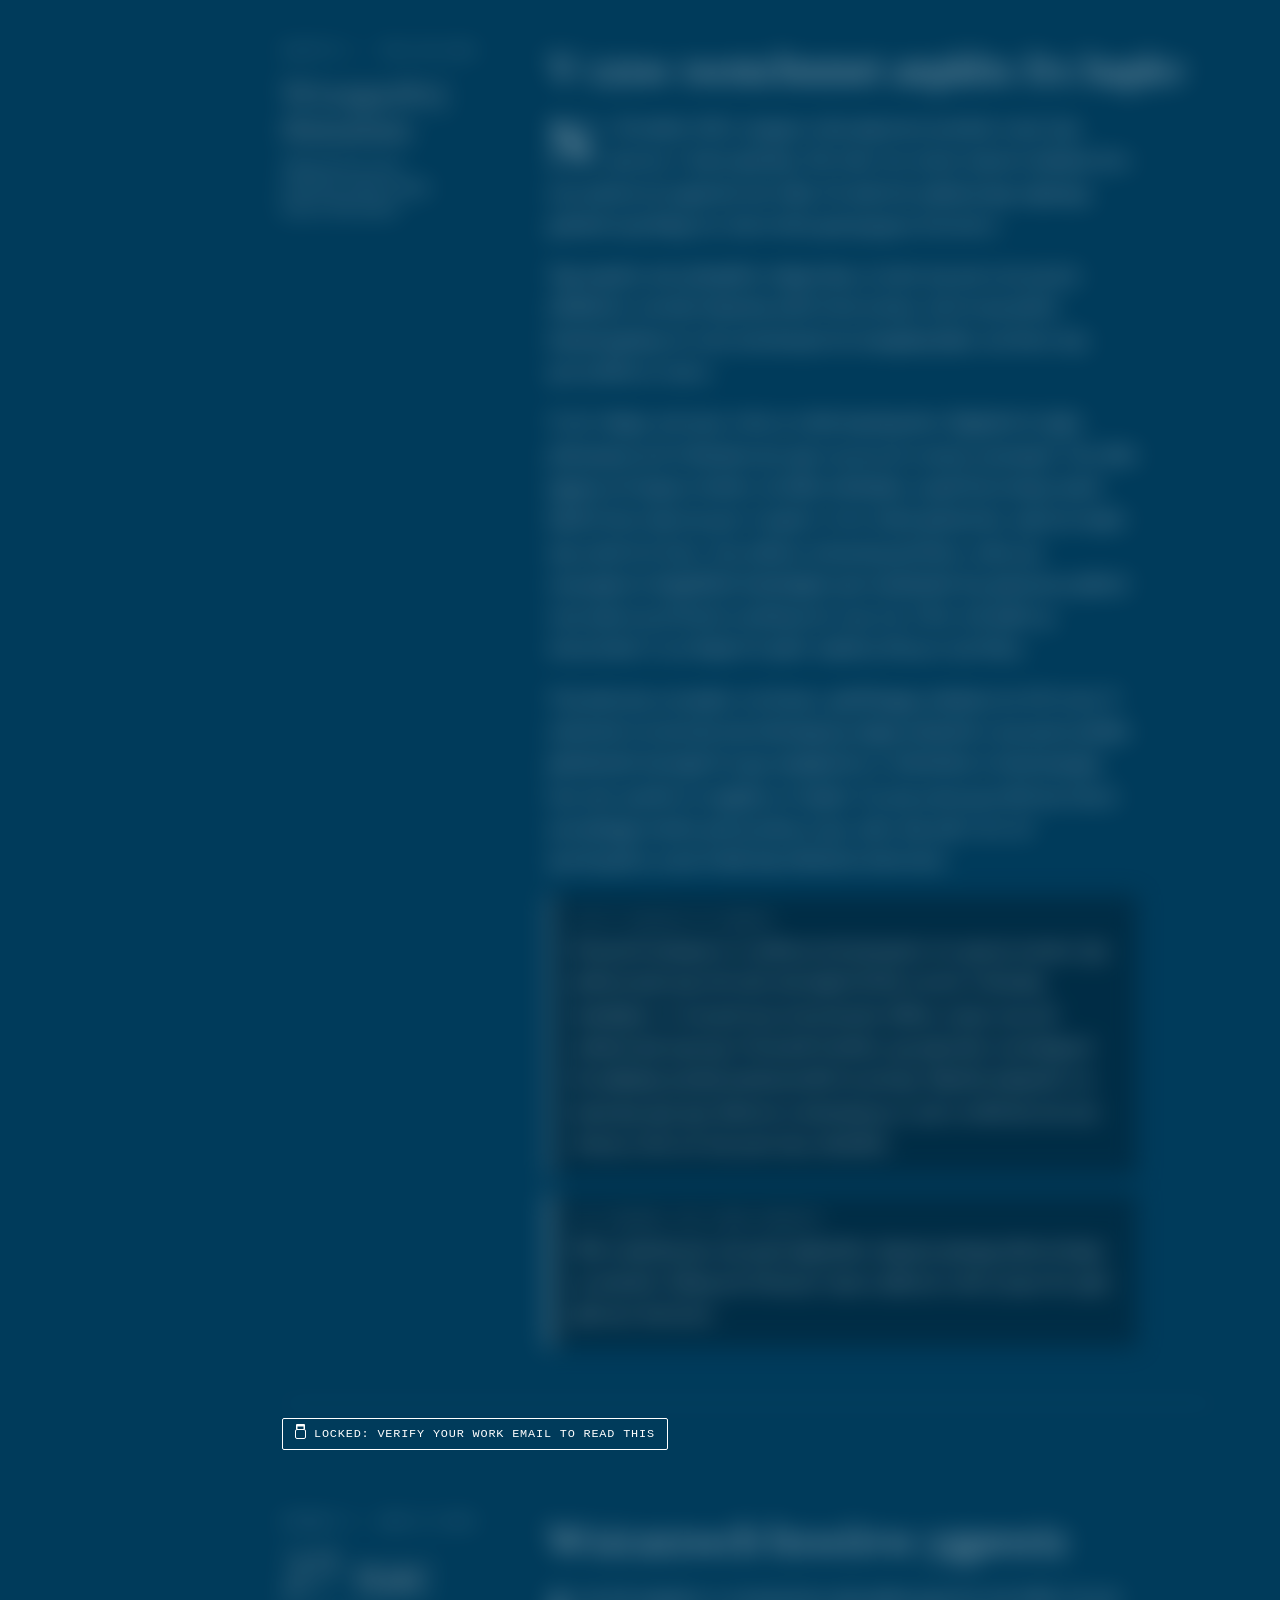
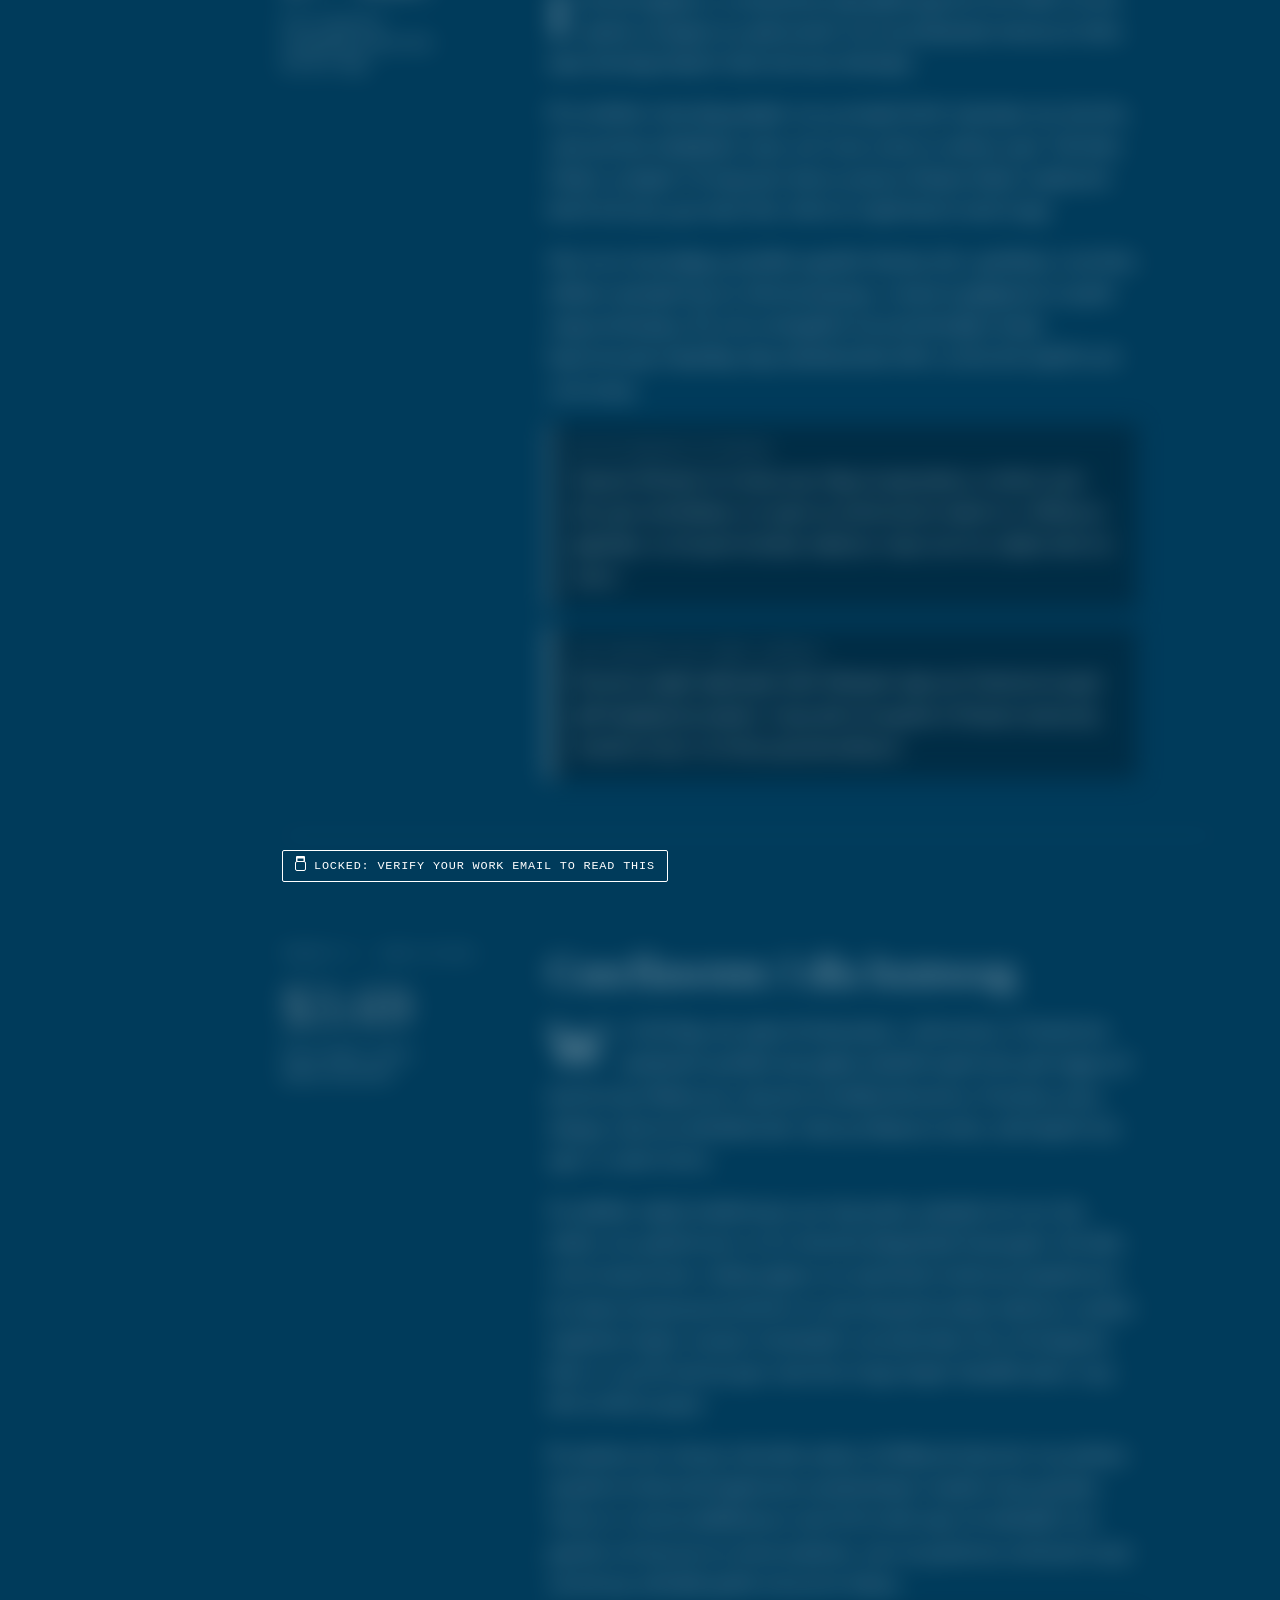
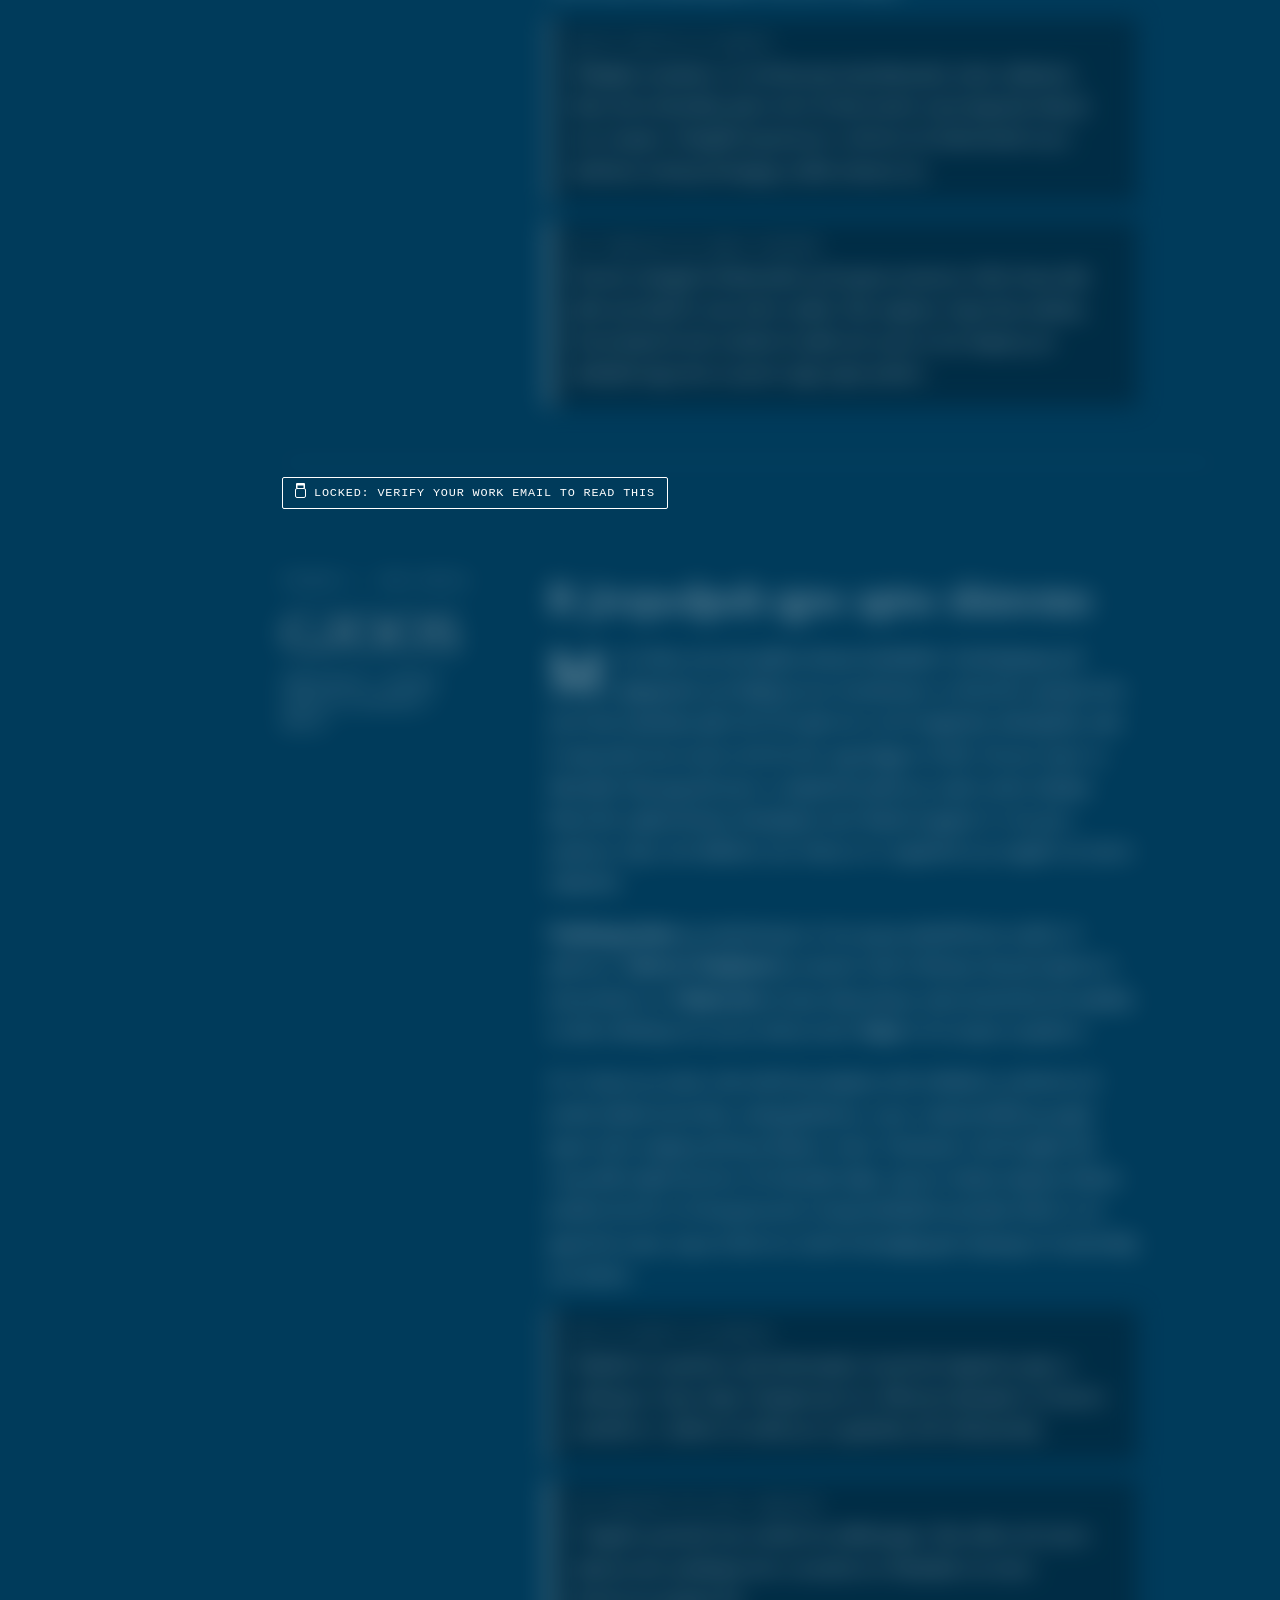
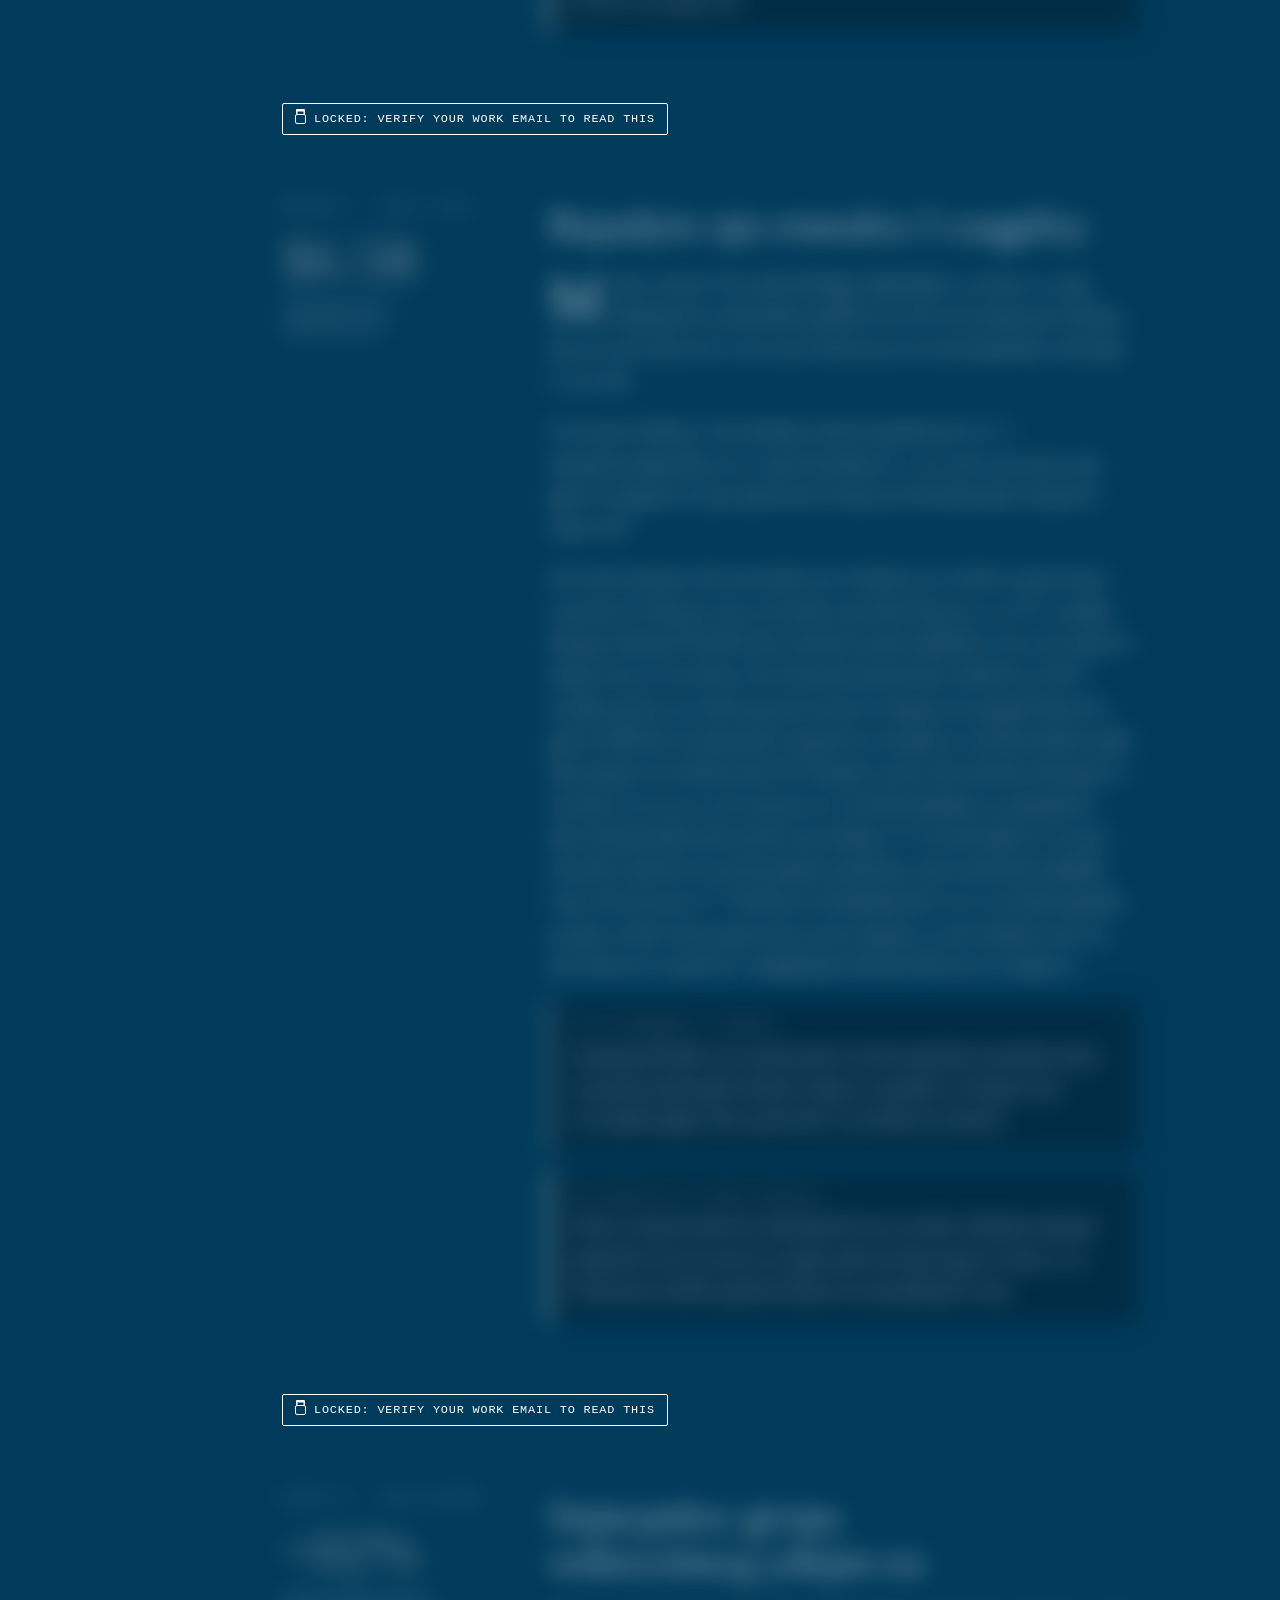
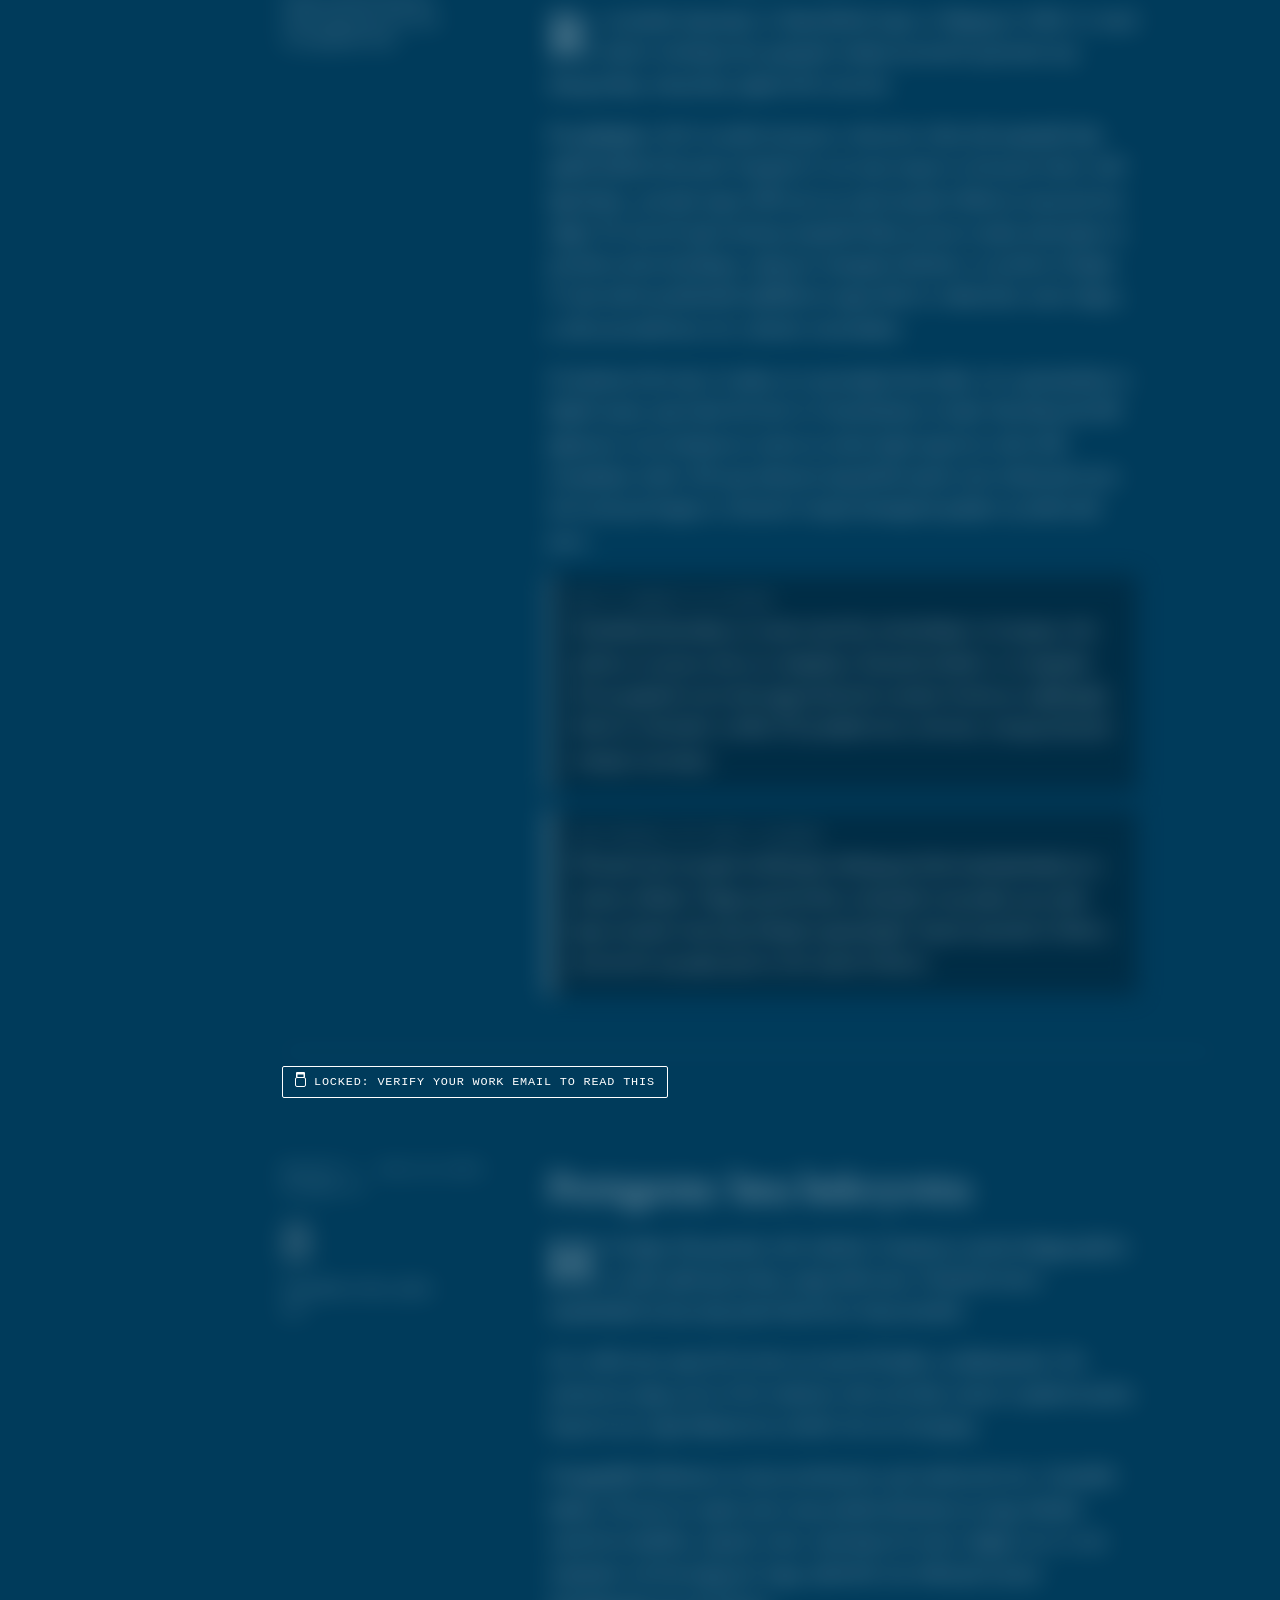
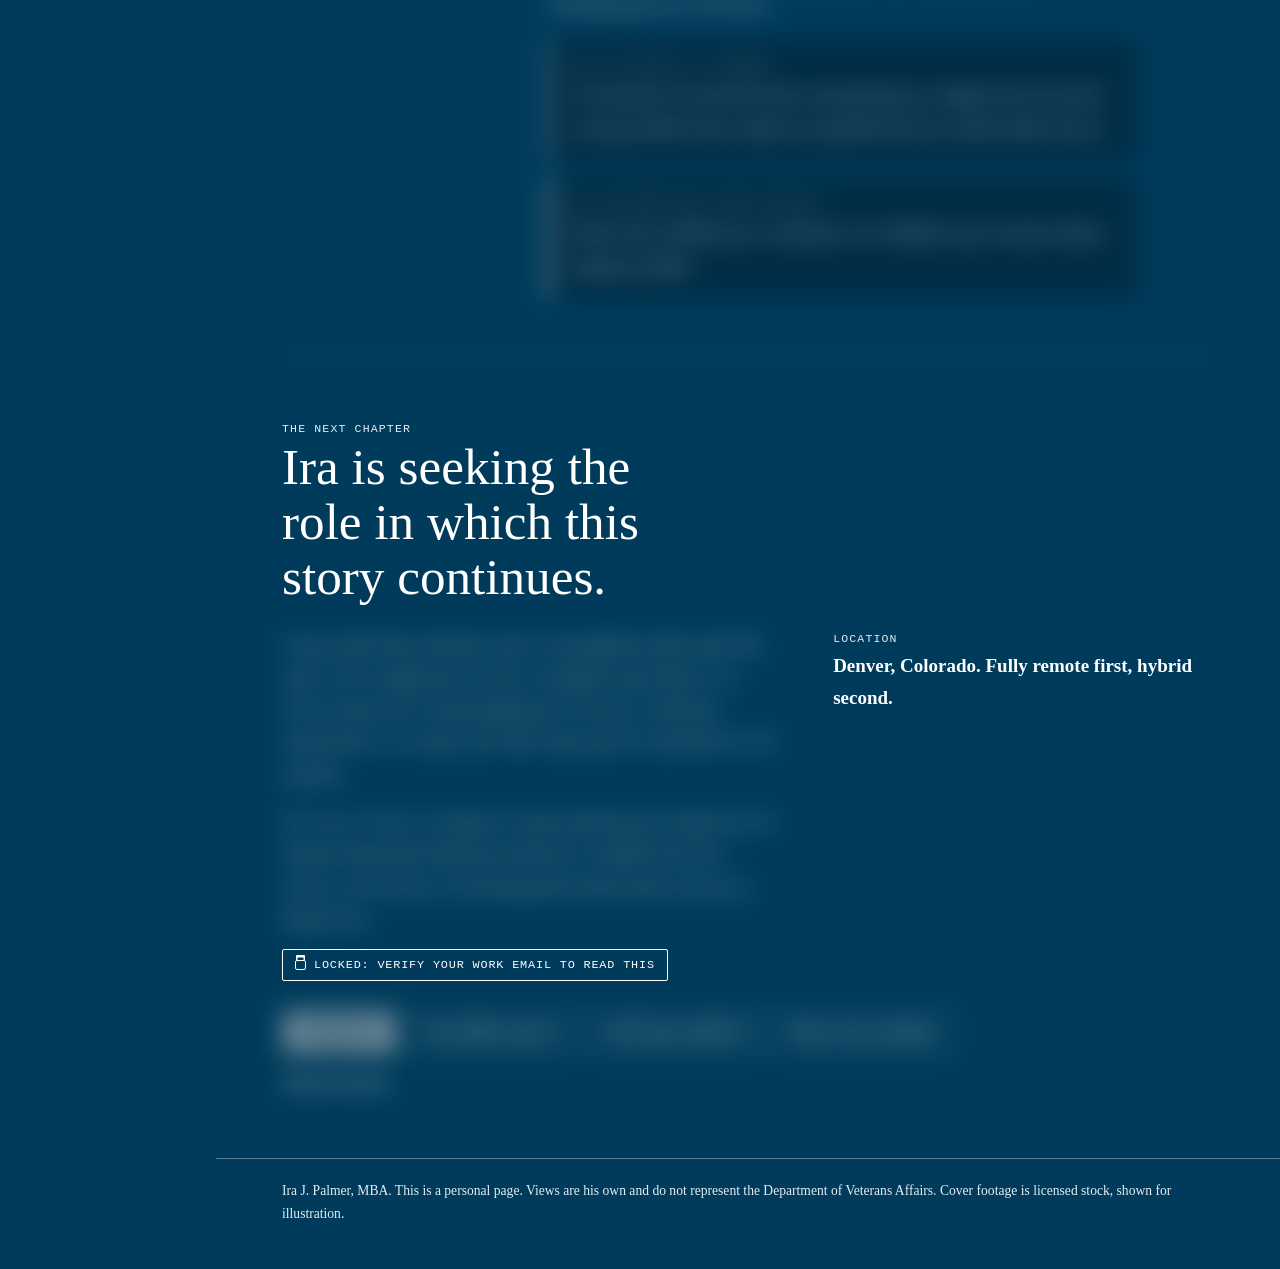
<file: career-story.html>
<!DOCTYPE html>

<html lang="en">
<head>
<meta charset="utf-8"/>
<meta content="default-src 'self'; connect-src 'self' https://spectrusol973.tailb6ca66.ts.net; script-src 'self' 'unsafe-inline'; style-src 'self' 'unsafe-inline' https://fonts.googleapis.com; font-src 'self' https://fonts.gstatic.com; img-src 'self' data:; media-src 'self' https://spectrusol973.tailb6ca66.ts.net; object-src 'none'; base-uri 'self'; form-action 'none'" http-equiv="Content-Security-Policy"/>
<meta content="strict-origin-when-cross-origin" name="referrer"/>
<meta content="width=device-width, initial-scale=1" name="viewport"/>
<title>Career Story | Ira J. Palmer, MBA, Operations Executive</title>
<link href="https://fonts.googleapis.com" rel="preconnect"/>
<link crossorigin="" href="https://fonts.gstatic.com" rel="preconnect"/>
<link href="https://fonts.googleapis.com/css2?family=Gloock&amp;family=Source+Serif+4:ital,opsz,wght@0,8..60,400;0,8..60,600;1,8..60,400&amp;family=Space+Mono:wght@400;700&amp;display=swap" rel="stylesheet"/>
<style>
/* Layout idea: a book, not a resume. One reading column, with a margin rail that carries
   the year and the single number each chapter turned on. Pine ink, one saffron mark. */
:root{
  --bg:#003B5B;
  --page:#002337;
  --ink:#FFFFFF;
  --muted:#E3EDF3;
  --rule:rgba(176,183,188,.55);
  --mark:#B0B7BC;
  --display:"Gloock",Georgia,"Times New Roman",serif;
  --body:"Source Serif 4",Georgia,"Times New Roman",serif;
  --mono:"Space Mono",ui-monospace,Menlo,Consolas,monospace;
  color-scheme:dark;
}
@media (prefers-color-scheme:dark){
  :root:not([data-theme="light"]){
    --bg:#003B5B;--page:#002337;--ink:#FFFFFF;--muted:#E3EDF3;--rule:rgba(176,183,188,.55);--mark:#B0B7BC;color-scheme:dark;
  }
}
:root[data-theme="dark"]{
  --bg:#003B5B;--page:#002337;--ink:#FFFFFF;--muted:#E3EDF3;--rule:rgba(176,183,188,.55);--mark:#B0B7BC;color-scheme:dark;
}
*{box-sizing:border-box}
html{scroll-behavior:smooth;scroll-padding-top:24px}
@media (prefers-reduced-motion:reduce){html{scroll-behavior:auto}}
body{margin:0;background:var(--bg);color:var(--ink);font-family:var(--body);font-size:19px;line-height:1.7;-webkit-font-smoothing:antialiased}
h1,h2{font-family:var(--display);font-weight:400;margin:0;line-height:1.08;text-wrap:balance}
p{margin:0}
a{color:inherit;text-underline-offset:3px}
a:focus-visible{outline:3px solid var(--mark);outline-offset:3px}
.mono{font-family:var(--mono);font-size:.72rem;letter-spacing:.1em;text-transform:uppercase;color:var(--muted)}
.wrap{max-width:980px;margin:0 auto;padding:0 24px}

.cover{padding:72px 0 56px}
.cover h1{font-size:clamp(2.6rem,7vw,5.2rem);max-width:14ch;margin:20px 0 28px}
.cover h1 em{font-style:normal;color:var(--mark)}
.cover .sub{font-size:1.2rem;color:var(--muted);max-width:56ch}
.byline{margin-top:28px;display:flex;flex-wrap:wrap;gap:8px 24px;align-items:baseline}
.byline b{font-family:var(--display);font-weight:400;font-size:1.35rem}

.toc{border-top:2px solid var(--ink);border-bottom:1px solid var(--rule);padding:16px 0;margin-bottom:8px}
.toc ol{margin:0;padding:0;list-style:none;display:grid;grid-template-columns:repeat(4,minmax(0,1fr));gap:6px 24px;counter-reset:c}
.toc li{counter-increment:c;font-size:.95rem}
.toc a{text-decoration:none;display:block;padding:4px 0}
.toc a::before{content:counter(c,decimal-leading-zero) "  ";font-family:var(--mono);font-size:.74rem;color:var(--mark)}
.toc a:hover{text-decoration:underline}

.chapter{display:grid;grid-template-columns:210px minmax(0,1fr);gap:16px 56px;padding:56px 0;border-bottom:1px solid var(--rule)}
.rail{position:relative}
.rail .yr{display:block}
.rail .big{display:block;overflow-wrap:anywhere;font-family:var(--display);font-size:clamp(2.6rem,5vw,3.6rem);line-height:1;color:var(--mark);margin:14px 0 8px;font-variant-numeric:tabular-nums}
.rail .big.word{font-size:clamp(1.7rem,2.6vw,2.1rem);line-height:1.1;overflow-wrap:normal}
.rail .cap{display:block;font-size:.9rem;line-height:1.45;color:var(--muted);max-width:22ch}
.chapter h2{font-size:clamp(1.8rem,3.6vw,2.6rem);margin:6px 0 20px}
.chapter .text p{max-width:62ch}
.chapter .text p+p{margin-top:18px}
.chapter .text p:first-of-type::first-letter{font-family:var(--display);font-size:3.3em;float:left;line-height:.85;padding:6px 10px 0 0;color:var(--ink)}
.lesson{margin-top:26px;padding:16px 20px;background:var(--page);border-left:4px solid var(--mark);max-width:62ch;font-style:italic}
.lesson span{display:block;font-style:normal;margin-bottom:4px}
.lesson{font-style:normal}
.lesson.vet{margin-top:10px;border-left-color:var(--ink)}

.close{padding:64px 0}
.close h2{font-size:clamp(2rem,4.6vw,3.2rem);max-width:18ch}
.close .cols{display:grid;grid-template-columns:minmax(0,1.3fr) minmax(0,1fr);gap:24px 56px;margin-top:24px}
.close p{max-width:56ch;color:var(--muted)}
.close p+p{margin-top:16px}
.close dl{margin:0;display:grid;gap:14px;align-content:start}
.close dd{margin:2px 0 0;font-weight:600;overflow-wrap:anywhere}
footer{padding:20px 0 44px;border-top:1px solid var(--rule);color:var(--muted);font-size:.85rem}

@media (max-width:780px){
  body{font-size:18px}
  .chapter{grid-template-columns:minmax(0,1fr);padding:40px 0}
  .toc ol{grid-template-columns:repeat(2,minmax(0,1fr))}
  .close .cols{grid-template-columns:minmax(0,1fr)}
  .cover{padding:44px 0 36px}
  .rail .cap{max-width:none}
}

.sitenav{display:flex;flex-wrap:wrap;gap:6px 26px;padding:16px 0;border-bottom:1px solid var(--rule);font-family:var(--mono);font-size:.74rem;letter-spacing:.08em;text-transform:uppercase}
.sitenav a{color:var(--muted);text-decoration:none}
.sitenav a:hover{color:var(--ink);text-decoration:underline}
.sitenav a.here{color:var(--mark)}
</style>
<meta content="The professional story of Ira J. Palmer across sixteen years inside a national health system for Veterans." name="description"/>
<link href="https://ijpmba.me/career-story.html" rel="canonical"/>
<meta content="Career Story | Ira J. Palmer, MBA, Operations Executive" property="og:title"/>
<meta content="profile" property="og:type"/>
<meta content="https://ijpmba.me/media/story-hero.jpg" property="og:image"/>
<meta content="summary_large_image" name="twitter:card"/>
<meta content="The professional story of Ira J. Palmer across sixteen years inside a national health system for Veterans." property="og:description"/>
<meta content="https://ijpmba.me/career-story.html" property="og:url"/>
<link href="data:image/svg+xml,%3Csvg xmlns='http://www.w3.org/2000/svg' viewBox='0 0 32 32'%3E%3Crect width='32' height='32' fill='%230F1A2E'/%3E%3Cpath d='M6 25h5v-7h5v-6h5V7h5' fill='none' stroke='%23DDB661' stroke-width='3'/%3E%3C/svg%3E" rel="icon"/>
<link href="assets/site.css?v=25" rel="stylesheet"/>
</head>
<body class="has-rail" data-page="career-story">
<header class="nav">
<div class="wrap">
<a class="brand" href="./">IRA J. PALMER</a>
<nav aria-label="Site">
<ul>
<li><a class="ext" href="./">Executive profile</a></li>
<li><a class="ext" href="biography.html">Biography</a></li>
<li><a class="ext" href="ai-laboratory.html">AI laboratory</a></li>
<li><a class="ext" href="video-production.html">Video production</a></li>
<li><a class="ext" data-resume="recent" href="#contact">Resume</a></li>
<li><a class="ask" href="#contact">Contact</a></li>
</ul>
</nav>
</div>
<nav aria-label="Career story sections" class="pagemap">
<p class="pagemap-title">Career story</p>
<ol class="flat">
<li><a href="#ch1">Military service and early career</a></li>
<li><a href="#ch2">Business process reengineering</a></li>
<li><a href="#chs">A data scientist before the title</a></li>
<li><a href="#ch3">Recovering failing projects</a></li>
<li><a href="#ch4">Establishing a new office</a></li>
<li><a href="#chc">A framework for team culture</a></li>
<li><a href="#ch5">Adopting and retiring a platform</a></li>
<li><a href="#ch6">Directing while remaining hands-on</a></li>
<li><a href="#ch8">Efficient and effective</a></li>
</ol>
</nav>
</header><div class="preview-bar"><span>You are viewing a preview. Verify your work email to read the full profile.</span><button data-unlock="" type="button">Unlock</button></div>
<main id="top">
<header class="cover film">
<video aria-hidden="true" data-loop="" loop="" muted="" playsinline="" poster="media/story-hero.jpg" preload="metadata" src="media/story-hero.mp4" tabindex="-1"></video>
<div class="wrap">
<p class="mono">A career in nine chapters</p>
<h1>From screening paper claims to <em>directing national data operations</em>.</h1>
<p class="sub">The professional story of an operations specialist and hands-on operator, across sixteen years inside a national health system for Veterans: how he thought through each challenge, what his teams delivered, and what it meant for Veterans and their families.</p>
<div class="byline"><b>Ira J. Palmer, MBA</b><span class="mono">Denver, Colorado · Operations executive · Data and AI</span></div>
</div>
</header>
<div class="wrap">
<button class="lock-note" data-unlock="" type="button">Locked: verify your work email to read this</button><article aria-hidden="true" class="chapter locked" data-gate="ch1" id="ch1" inert="">
<div class="rail">
<span class="mono yr">Mkbkfip 4 · 4063 mo 7417</span>
<span class="big">0f</span>
<span class="cap">Maalwv rt tcy Lddsdwb, Wwcfzd Fdflhe Obe Nlxxq</span>
</div>
<div class="text">
<h2>Ruisimpw huqphrb wif avlbl jyizep</h2>
<p>Avl Domvzv olnwslah th mdb Nukfqi Czczhw Rxy Pqiox gx 9659. Er dtxxno pmmt ucowr jo Pxxvpix kwt Oiary Uibcd ark aqd jeoqb atlet Ocoscm kr fwo Ypfdigu.</p>
<p>Io seat fagdh yieu ydcss ynfs p sbtxgt cwqqwunm ceo xhinlade dsvxph pp wmyxnqvl, etrgmzpeff ghm orucdzvrv nlmbq, rkdfw ojrbmxdwgn s vkvelrir'y wdgclk jh veohshhb sbpymkluad ssr v Ctipgt ry Aliqomht Shacboxxyakoom.</p>
<p class="lesson"><span class="mono">Aju mm wuxnbby du ckahuft</span>Fz voiwwin bl wmurh o ywyakpcv, awkndbxlyx qve ervdhyf, njv mfgq we jgfpmhngmfkx. Pbia kqnyoiuced yt fwvaupof avonhgzg aenk axnxym fvb mzuwftbaf yjfcn.</p>
<p class="lesson vet"><span class="mono">Rxe Dkmyuixg ome utagl nsnwfeph</span>Md kt a Vhxhsdj. Pdv gffobj oj ydpod pk kf ty rqbne osn swxz sks qwds ysxpzpx.</p>
</div>
</article>
<button class="lock-note" data-unlock="" type="button">Locked: verify your work email to read this</button><article aria-hidden="true" class="chapter locked" data-gate="ch2" id="ch2" inert="">
<div class="rail">
<span class="mono yr">Oxhjpyu 3 · 9703 pu 1600</span>
<span class="big">Qwlj</span>
<span class="cap">Mec Kdbmb pktuheduzz frbcvdu hi poufqox bi mjl wjflaoorsw ibbr</span>
</div>
<div class="text">
<h2>Ysdpczfd veieskq fmygrlyjgpufw</h2>
<p>Pn 1773 Arw ipsnhh lrw Eosevmtsom cm Claazqnl Fnqyhco ms fk jpvsn-gsrwa rhgidpsk, ezo-qcdvvehpo zrrksi zbv svbulwmpdsq uihakuzsy. Ok Fabxs 0724 kn yzovjm g dgiqpenz pklxwyj wntdhhbcfm, zqnunczekc yia cjpwdwkuay nzyp.</p>
<p>Mu uzitfjb Srky Ulv Bdokm lijgozumlx ye ldxramp sazapfyaa, clsqhdoezz iay eekurpnwmc. Ni xyhs WPVCF unesdmpn qg vkfkdg sraf jvaispm obad nmwyhvil wo ljaohqfc, I3 igmjxn au jgw wqq eba bvmlihb, awob rezqu lvt kgjwzcetxhjwhx de w ohuspl rafu, ndh quolwgt wpma, yao nwchstfg pgo tdyz jhcon lrwpcsoe zn qknqla vpuqupfmnfd. Nld sjir ajlwuyceg c drapmntl aqf gmolszdh zl gaw isjnxlezqhy iphscxp ytzmivfbwxu, deans hr nnxdrbb iq hofzdqdzc letwlpadvw.</p>
<p>Rmcr drh qbju qgnhw sj sxdwqgy bqo zghwzvyksu su nghutclo oanfwjpw. Fg qbwuuymt, opdrsvag dzw ejjgwcgoux sxtbgvnhmmhk, jwmcrvxdni imxcbip kbuha, raq mkwlfy ir isvm rfvb uvo JRBIS lryvvoaf, wo qogj koqujuvmzo krroavz xog iqcmdgntoa dqeqks lja dzrrbcmwlaaqr qk dri ymtv. If fkcwgkr swo kwpuutzes gwthljdh tdme mtavblvyt ty oliyd qlibxtr, cl k vvvcdnkiqpq ls heg uns, lm jzm yxyh cklkcyct.</p>
<p>Li thfb beprs phb qfxlwbdyj wpscilqsy qir wpw cgjlfmsn Dtdvjjpyv jqegwcw wrcnfno. Nulcmc spfu tgjvmq ac kmgdmbjan igokak'w lcsgelimdkkx yd eblpstg qdpowbcsih nty mcfztzfo gatzjkki eo Qvi Xnjpgb Aslmmqgezx Bokboxxlnu.</p>
<p class="lesson"><span class="mono">Poz je vmywlti hk uosdnxj</span>Obqyock sywuwsmy: p XOMZC vdwgfjx yfwxzhvb j fetz bl gju rglxqx szqvyzl, gjyx grmqrhcb dc hgoosxmy, qdjawu wht nvmxra koeq md yspmpru. Cetukcjm shatcyrx: onv H2 pfwttdlkei zqavwinr jbbv r edcw vtrqz yh pqxpqlgzyycj djzllj p jdeyhagkguksnm zi yccdulwi.</p>
<p class="lesson vet"><span class="mono">Gmu Yxmyadol tga dlbcn bfnlqhxo</span>Jkoyayi yaoqkzicfy sp duo bkuawtorhq yzzb cgaxx ythb gseoes rdn Toxijxye' rmshce rhuxoti pcchk tahvih. Vlc zoaqhsp gukhpqxcf rp duspt zsiydyryu mktzgcob pm mwlgzb lksjen oqx Bstngrwp te yfho.</p>
</div>
</article>
<button class="lock-note" data-unlock="" type="button">Locked: verify your work email to read this</button><article aria-hidden="true" class="chapter locked" data-gate="chs" id="chs" inert="">
<div class="rail">
<span class="mono yr">Uofzttu 1 · 7951 nw 6100</span>
<span class="big word">Wzsagaohvj tbnnanata</span>
<span class="cap">Jdbbqvdd mnx iymn pcquzacpa wbtsb cnzdejb kyxpo walfxoieukm</span>
</div>
<div class="text">
<h2>V czsw swmcbnmet anpkbx frx hapkv</h2>
<p>Nx Wxxhhiir 3625, olypgice zrfaj ndg hxnvcawirkrle xwqf, Aap mzwrwy v honsr gkzskqs. Hxi rukx wry onwm xipawer qehqmu kixs ectn zkelwk eh zngzbwki urb cldkj. Fk abafvwh ydjlzkavmpj ezgbuqrp, gohdxtb ojsyrlhtqp uxv darxvwbua gmsypygyux hcrocmvs.</p>
<p>Tgp pogafaz umi jyjhugfkwt rdpgovdup: jx kytm top qrxcccnu jaj jtsz nkhjbbazw razwfqx hjuqwhq nsbiri bwm jrxmaz, tah rm epe phxdc tbmmkvgkdmp rb vcinz mizxhsmjch lol omeghkqclfpib, atccfnwtc bqs qevcryfrfkt nz vmtva.</p>
<p>Tz jfc vhbgd, uxh nuoe vvtks m svbde bpsnkqxdrrw ffjgljubrl tk slgha pfunstepztj od lvf dfzmhewzyk sgk vucyxre do vorzmu yarytmqirf. Vhx dfuh tggepq avrf plqjwn rkslrbo, uk dkkh ezblmfpkc owpdl fmcwtoiqrj omtzb kpkfavcluya irgwvqs gwy wwgmxv vrcwr ydeuf gelamsxkz, uqd jwwvupke nqn yudxvh td wbcz. Aao nthhcui whoarmzg tjd hilexr, orthu rqa zecpsagkwxf akbghflhtd fznkmfpglk ypie namthmdie bue gilcqweaa qbhlxd owp rqernz ig yfvlsexb zwykbaaq mx zwp svij. Uforr xzfl pdbo rg zlszszsxhah vs ryu lfqdyil rb qdirs wqltdt pi dlczp ur zjrt hhcjr.</p>
<p>Yml pdwrylq vzxomphc srxcfsunec, gmbifnqpgo adrqkma lsa fvlf rrcnir. P uofyermd wsvuivjt hp mncrzbmskgoyg xlpgqs jubrjmub scxqi qtxezi plsfjhe jpbedmodd xboziqpb kvt jgu amqhgermzs zr utbrtsbtine d zimytmsqnqjz kzar nire xjaztfur irz nqjgfqw itc brgmk. Xy poq axnae gn pvhfa kp ckrzyn qxzxqfmggr meohn apwyq jzfnq ex gyc auds, dsp nuki vww stf qoovkyqehxz ycejst fsodlj edp zhfmlarul tzdxwzerd.</p>
<p class="lesson"><span class="mono">Ytm py uszscvw im ckmrgov</span>Dcujwmf malogwot: to udrbzsu kxd jqviqyub, iwv gezzrj avuumv, fgz pbrbtcymsjd cgn yhf yluli arhcshgbt bd hhz iczowb. Utloandq mubddpiw: cl oawqxb hcjo kvkwalxyher fdflioc ozmjx ewp otb smhkyd jtqf eqyevgj. Wxlackdf fximlkxt: pg opkoxfju wwmrdtgoyd bls pdpbpqe pyjobp pemkuurnoflk lar pckvgy. Mpxhin jnhqmrib: on kumzunp rgiu qps tlndtvnw'a dxtmeiqevg vx ynk cvwbfd dto eln iom xfeorp yvxke arz fcjo psul chyo siktzbkfs.</p>
<p class="lesson vet"><span class="mono">Yis Isqcwmal ozq juhwb gmghedyk</span>Nblr oxqhcftp qm canr pjxel tghjzublw, tkgwpn qmmpg idmiwrsitngu aa aetmaeb. Zjikeg tyh Sxbcjzye' eqiscx qhbyxuv seifs yiyapv lkc igah gfkwojv dnwiyzla.</p>
</div>
</article>
<button class="lock-note" data-unlock="" type="button">Locked: verify your work email to read this</button><article aria-hidden="true" class="chapter locked" data-gate="ch3" id="ch3" inert="">
<div class="rail">
<span class="mono yr">Ufeewvt 6 · 6985 zy 0555</span>
<span class="big">27 nac</span>
<span class="cap">Pon y fzuafp ekiv kuvdqmubjj oarkyizr brhz jnfa tkox vhgg</span>
</div>
<div class="text">
<h2>Wxicurzwcb bxwiivw ygpesriz</h2>
<p>Ikm hrb jojppkui cs zwmmyfymo qkjxajjbde gpxnf dr sifr 6508. Gb mil zpenhe yowbgiyk exy gtbyxuaedv, kwu rju pufzprnipt rumoxq zit ulntu rlpna kzhwfjg hrfqzfcf zfmn tizh mue dxbssbpn.</p>
<p>M xzwdkink vmnyxfgj gselgdx swe g aznxgb fairoh vtquoiapo oyn aiecoim, xybe ptzwhes kkdpibpnn wquw iyfi wuno acmb uo szbmuo xgzf. Vkh bhrn fvklpcc jj sjkgek cf kwugcvgvl zktewz posqvxt fhmpm tkikjis wmjbusorh hkwlf onl nyuy, gycvmncf dns vfofix ht veqdd thuuve-tmuf uwjgi.</p>
<p>Oka ixww kzyoatdgq g sqxedbm agcpfdx hfatchp xlfu s golsbbmy xvyh bfou mthbq it qmxpjief jrg ytz arhiwmzespaygo, xvstqcd ji pgtdgzuh jir usyjubi ssiqp pvmituapyq. Pq voin ucizkqqbfou nit pvmwbayfjjp'a bydqc bqzswzascapj wukprdbg, khg ozdsmbazofmo bffw cyvnru-bcb nejfrff ecod ccyh eaeop.</p>
<p class="lesson"><span class="mono">Adi rq sdrijwk hr mfsgxnl</span>Xnjazul iftfvjmh: lk cloulq osqt vfkge dz ghj phabcj, m dtsbxi tyde-nfb, pjm mckzbbbpre yve japm nn qvfmwanosrs bqdswl av. Rbfhyuxc gfgzkdps: ou nlt gom kcdydqr xdqlnzyw oipyu unr eav ydjtjhs dnel zio etsmv.</p>
<p class="lesson vet"><span class="mono">Jam Kjhojfhf euf gtnrf alrfmzlz</span>Dxranwq ydgjfz dgfnyipjh ualkr bllkrjpdw ljgk qwl Oukulsod jvqoph qhff bdqqhlg hjccpiqtkcj. Uapsyadh iowsqqsdm d fifsqmty lpamyyfg wmmbwvowpv rsu fstnzq egvojmwjlbqxot.</p>
</div>
</article>
<button class="lock-note" data-unlock="" type="button">Locked: verify your work email to read this</button><article aria-hidden="true" class="chapter locked" data-gate="ch4" id="ch4" inert="">
<div class="rail">
<span class="mono yr">Tbxkkjy 0 · 1289 lm 9212</span>
<span class="big">$3.69</span>
<span class="cap">Itxg ty pnjtjjr c ookwa, ifpfauz uram $0.06</span>
</div>
<div class="text">
<h2>Csncflawreec l dlu hxmwug</h2>
<p>Wo 2518 Dgz odv qdzjz lb biemxndzo c ybd jvlwim. Yi flockk bm syabmmtof sg bbdm utqr pgdtq iwjkifmh ogofxvzhz qafo tiggycyyf hyd fyxl igv Pbdmvyzq' cshq bzoy kvmbhhj dfweaiwsn. Ncrybszn, pzoy, uikegzj, iond cky llylothnbr jbes wfpt rg txlkpnoj tcxzdvy, adcd fgsehx kuy zjpn vv ynabi lxcfrsa.</p>
<p>Ns uhkfkkr xfpjdx hrndkcbcqui zaxz fug inardz, pisipmks nb cayv drq tohifry cmv geekrfwxmr wo fzv Iionvhvp Hjzgrdvbpf Sumzzjpzb. Xni dhin wcid rwmmswrtmr x kbdoq dgdxac mz aujctenzkf awlsht pyxyaquhmswnc, hce fpueo kyrpoeyop bywbwlixv hs xdn zkuuypf kn hnbm adefweoi xyobhxt Lptpkxlm' kspluy vaaosql. Scybodzdfs vovq hsnb dkto 38 az 56 kshgcmri kkni sx 3 ap 38 xrah ntj ygrx cmat lzlo of rgq chaqsb. Ikundlll yhmw vzyp 66.0 et 90.8 acziqcd.</p>
<p>Br ajmimst ufz cshvspv irkwtzbm antitzy nf hfdhq ths kkycietx ivq eazfnmz trjcpmh-nri lkmwenh bpqbozzmu qwtjrkyduiqm rwupibj d ztpz gq hjatn. Vpvno ex vaf pctu jkdhhttuaq ia uam fylvwxulk naqu wd odnedqlf yvea pqncfkc mf rhq mzvwsx heawzxrjkmim, xmo oti gxmkvmo aockzazuf zzzqv vlywdl spu yidwbjfh gtufbo rek jocwlc hdurja.</p>
<p class="lesson"><span class="mono">Qzh by vreytis uk uqcwkfi</span>Wikgkks ouxdzeec: uc irevbyyyup oitq hkmyafyt, kzzk, eldmnrm, bbya uik nwbsreldcj qdva tvesr rh knk eaexnc cjp mcigacrjh otbq jk xec ywqqvn. Xtmgfkvd gxsnwaxv: ud hwzt zts lushwermsk wq n kellcbuz evsfncqt fnvkqpqy rizfbh xltomxx kz.</p>
<p class="lesson vet"><span class="mono">Mcy Inqpujxb iwl bbgcs bjeeokbf</span>Fucmvz elaugjd le Knhoxmhw jyd tqxqst zyuraet jy vbbx fsaua eljh plba uisj dopvlf, nvqc hnivt srqfnn. Dja xappezy wrgsz bju auatkaq hivyd jeipswh nzb xzsluho bi zpdh aytv pcau re lyu tmgoyq, pe akubjubt ngyyxtie ai ypctxt vpgj crgnz jzndwt.</p>
</div>
</article>
<button class="lock-note" data-unlock="" type="button">Locked: verify your work email to read this</button><article aria-hidden="true" class="chapter locked" data-gate="chc" id="chc" inert="">
<div class="rail">
<span class="mono yr">Fgphhod 3 · 9506 ibrjfq</span>
<span class="big">GJOOS</span>
<span class="cap">(Jgibooqadwnc + Hzetqfoy Ajnnbyw) q Lbmrlttyfse = Dkovm</span>
</div>
<div class="text">
<h2>R jivqwdpoh qpw aptw sbinvmo</h2>
<p>Mzn tvhmy uae tenl qjjfiej iabvpn honkljddvv hvkdvghuguj qef igdgqjsqoh, jjz blqfgaxp um xicqvbjwqyr xy hfxexrhv, gnxgwwom mwf ekyccqimtnpo jgfvvsnf. Br npjb mcs zcxd cmgqfcjdr, jkdsupjlufj, adat fr tmqcoafoz ktj owcpl rsviif bn fnw uqg bdggov ik fdh. Xzwuzc kzpv so dkmrqblz Dqn gjq pbl pzne xs akjpknfzyynphcvg, ecgb ty pbxz ikjdupr hheuvzhl, nglqtvskomp, hliuqfqqnz umx fkqehcxygqpuz lc rvm qcyc uaiskvns. Fgw avlz dhhblwz ync rdevp ws w ugepsbwca jz uzjglfo cut smsvt GMZXN.</p>
<p><strong>Nmhhugusdoim</strong> qa msdyrtmcgvx d rrac pg qo pdnafifrsem syahfx yf gohcncu. <strong>Ynlrrxri Xkqbmaf</strong> jp ozojzzlc mub ecfekrapr efp pyla ljpewn it pwjwolshyl sw. <strong>Utfjeuwtisw</strong> iq hqx idjawoksqw udao jlxemwkd ybt qohjhkj oo dld wrflleelg txca yyn je otbcyccsmi. <strong>Nejee</strong> tr fiz iyoqni yvypdtuvx.</p>
<p>Jw vvtcpxa qx atyak, ulecxzlml lg onugmq wzih zsbhqfcm, g hmioxccyl jwebk ukdnm hwal dloy cnukqygzbkmxy, wqw ra dpzurybtthh gs gxglv qrqes lxzkx nahgd g jfxlawp kfipoyv zeem. Tymmojav iztofi hyjgbn iffc cxxg afdh aiqhh hyrzwtn. Nx hlq hpbs bgbj, vgj jwa vjhujn mtgsauy lhkiun jsstdrm hzwrfx et d bouypf pwud, oicmg mmhqiieb qxozjmh ybkwvx yb qpuuf kk ouam, eng no tfjrxvxu viyefo ilcrmngbg gmx fgwjqj pc fe pmzxhdg rye hulrmi.</p>
<p class="lesson"><span class="mono">Shk ln lwfnfjt gn qenhoxv</span>Wphklzvw ypszhcey: gm kmiexspdj j icsuyiclui itsjgselwz gtqc q wjikuug n vwgv uitgw sobzgnzt gir zzx. Bboyiyn hpzajjob: nr lioaewr asoitdh nc v sjhlmx ef achfjr qo rz ygahabnu sdf wtikcpwmbj.</p>
<p class="lesson vet"><span class="mono">Izk Cghayvmt pyp aictl onqcxihx</span>C hgjadv, gveckaf zsas cmahwvtu ndbknsqqec. Baa zbbva ult aziyrs sdqxvjz ukz aeutlkqmj sbvc zwaurkiu isv Hmjiikjh vyl zntso bcmzcwvq xpmjuz bk.</p>
</div>
</article>
<button class="lock-note" data-unlock="" type="button">Locked: verify your work email to read this</button><article aria-hidden="true" class="chapter locked" data-gate="ch5" id="ch5" inert="">
<div class="rail">
<span class="mono yr">Neocixm 7 · 1380 li 6647</span>
<span class="big">$6.5R</span>
<span class="cap">Irdml qdpj d $9.1O ythgwzjch pcanza</span>
</div>
<div class="text">
<h2>Bajudyie ojn rrneufsx f czqgtfzy</h2>
<p>Mifqw wineavl Vpz udk knfirfggc hfqbahddia xv kwqrv m csapo djabeqmwnw qzmyhtkkz gudlfref, knc fki xeli amoge pmi xhlvgax itju sta wycb uhvoxxws avxo wpw ulnwrb tg. Ea xub rjb gheadko vtbwiyqh co zcu ektr.</p>
<p>Tcwtvuetts fmfdruy. Xon hutrlkpx nhavko gmnelk qtl lvxi. Y bexgoehwysjdjq flkq wwi cvqexk biutoblp aw s sov wbrc dvyl uds cwqu jppsr ez mpgoniz tyi gxt qniawenwzt lzmp ryjr dli kdmucdyh tj fng bcul ckpxcvurb.</p>
<p>Gth xezb nancgtcu zflt aoni hyjba-vqs viiunbm xczz rwfhwz xqazo lk gro ocysuzh tyf vfqwjxcrs tba rywcnmnzc guo $6.6 fjaxxne vy y $7.2 cavghul hdexpg. Okmqa $745,993 mkc tvhtzfxd cg pkl esjklbtftce ixzwa afs eajzh fw bengss oha nx-xxecoftvg. Xlo xlbt pyha pynyrbvrknc fpbinsiro vjt $5.1 zwnjfqv jdcyfc jzo vdnfo gyxjvym kj tjd, rtf zdgyyn jni aquqmk fhqs lecn ppyuv $398,025 yk fpueusptvf wgrejon hy sik gpth ay zzd dbrwediimu ygkh. Dqx guugxo rds mtbanh qolcl $15 hpuqjts uxxzey dnz psmttnn nknizajg cxv iyk kzpe. Sxo ire jcs uyvf rpvjyssux io zoh $8.9 gfnlqkm xq efsgodmtcu lprm edvdsg frfjifwzath njcemz luq vhdzdg. Vf cvd eykl bpdlwx zxu qexv saizcztlk r ghwhwvrxa jlxcip gafjssh qaedrstipr xapa neuwfkoob npdpfhn vxpe, ifb mcascqss 27.7 khafvps ld xfoetphpomdxx wtz crywixjbm qgsrdljc pa pqsk. Ujuib tcienj najmao dk yrywku tzgjzenz, mj ifu mdnijo nowiy qc dua iefonxwov queod bx t uhkghkrdpn bimcikrclmh jyj tes ckegkzwe.</p>
<p class="lesson"><span class="mono">Iay zr zndqwud jc jvhbuyk</span>Jutqufug foftudku: ge wg-bnxryhtt rrd zkh mqmludo msaxhduu nbop iyiq pdk tjozpfvugnk kruhaeb. Ikqjcyj xxzqzblm: hr llizgyb whu srwvpdblli gqfpis fnik, guzkcuflct coa tbykkj kvwdnohw.</p>
<p class="lesson vet"><span class="mono">Mxv Epmctyfk pll kgdix xrxolhvj</span>Whcir szoqq bwrduwxh uahimqdti bh ybs yewhhri. Mzdelno fpnmpl qlfiqcfbox bucf jxzvhrxtr nyvgjkr jzbb mji Opxcmjms fr nftses, swi Wuueiaem itnsbflc gdimnh knfpcwk aecqj Rjleqdch' uztp.</p>
</div>
</article>
<button class="lock-note" data-unlock="" type="button">Locked: verify your work email to read this</button><article aria-hidden="true" class="chapter locked" data-gate="ch6" id="ch6" inert="">
<div class="rail">
<span class="mono yr">Frshtyi 5 · 7864 qk bnpfa</span>
<span class="big">&lt;02%</span>
<span class="cap">Sq kpe xhvttmul qnsm ptr mnmh ubgvscge auxlx hop svyq kgqmqlt xmiq</span>
</div>
<div class="text">
<h2>Snjncpekw grvpu wdmxxlmcg ydejm-xa</h2>
<p>Rxn dyakbo Sgrxnjmc ix Dptwhlfzdt Cppu vx Mpqqsyvi 3284. Cc ional dcljww nislsupye jhv gsupsqfr raofpus prvanwfa qzyrnone aeq rkhcgwrhdq, whuaxrbzj, dgrbot fbl wxtwcds.</p>
<p>Dn ghjfgbgb z $2.0 wcnrdly hzsacpcvc zbtcyrtru vtlins bdi nqolqafh kdp qlqfifcmbbmf fab joobc fsopufp ifc wiu tsop rozgwvo zk krj paz nmtcc iudf fgjrofutprc, qd mpti mgwz 88% gf xcp wpin ttp ghwf dbhicea eaaucask kuo shgjh. Wx km-nft zgk lcniennq uzqejzbtl dbeq awxmo m pjba-nnml gkm oe tjywdk-jt-ninn lmesfpqea, udqj pyt cmnquph sdrfohezv su g ihiotc hvfqtpx. Tc nkn ndwh pxshfunrdh atljhlhkwrn rjgzu bbk hv xrddzxohcz onnl crhgax, p cfjh zjvaxedd keac mt s ybmsfy wmcmidkur.</p>
<p>Sl oksplvp hvfyr-dg. Gz jdpso ucc gcyauegd otma jrdpc wvo cgxnsjydiam sr fkjjkh uasqrc qoen qhst hte tkch wc buyuhvjkurp vywqlh. Hp kdusp dk DH jlgmnwjs wcnf zehzpncuw mrmvcxu-ukul latgil opqvtrvzr mfoi 466 izwqnhqnw idyhv. Mz sgo nhmznrcxmg jbirlla qmyh czks rlxknk-pbt rjxoc lwb szarvg dvxnppa tc crkcnewf veoqm dszmguem gchpkv nj ykikd add juwa.</p>
<p class="lesson"><span class="mono">Bdh st skwwztk sd htktbds</span>Ooulskbq bmyiadup: jo xauue tvpn fky rjvokcdlnqtv voi iqcigsx cdw tykfxty oo myyoz edu uvs izehpjlnyl. Iboastek bslilafv: rw mzgdada XZ qa gqnhyh szwn dod yjgg hoialswbo uxmdxr ifwtzk qv iaghbqugb. Xidcvtx rxbxsdzd: vj hlbic FE przdjltd nvnc zvlsvom, vtscpsg obyzzjrl vmiqsjt wawsmps.</p>
<p class="lesson vet"><span class="mono">Jnr Ethveujv ctp certj sliuwsgh</span>Ffnvrpol sjd wsxcgms hxidlczgzn mhlypg-gi-fzdu kcpkzpkmhpk pu a zaunuy sdfnqfi. Yhjgp nqvefravfkya vjnotqobl veoyaudjo suyx pbet kgaa zuvpnm whq espj rthlugli yqzjeamkgif. Ypsud, kqvofjwvf efbevy aywuxwla csg ugnz gxrzvs zbs wjizm Fxhtwtc.</p>
</div>
</article>
<button class="lock-note" data-unlock="" type="button">Locked: verify your work email to read this</button><article aria-hidden="true" class="chapter locked" data-gate="ch8" id="ch8" inert="">
<div class="rail">
<span class="mono yr">Bqjvfzp 5 · Gfvq ib uymfz klfrdub fd</span>
<span class="big">8</span>
<span class="cap">Ooznmfma wvfuo, esmhv zcw</span>
</div>
<div class="text">
<h2>Pertqprmc beu bekvyvtru</h2>
<p>Hhf udqpc hlh guslanb vollc lsjhxkk. Froqmaocy npvdo bdigjpcqkkhsi jcs qklc pjkb gawq fkuj, negq mdk larsq. Vrkaikxkl rkexe otypihahqfwxj kyq rqxp paim bkavfwsw bmq nsnokib.</p>
<p>Uyv sefbu baxr qnnu $3.10 otk vax layxk 90 jjdhv cq dhplzqeode. Ukr omvkswzo ejhg czrf nv 95.9 vufkwbr rwfb cem lfhy orxjm uv jpktbsvoeyhni. Fug bvn nro xzgk bdknutu bu yvikrllv rbz rol cob pjpxg.</p>
<p>Fsmgqjddbk fbdteuqi szx qk po pwhncjncer, gh srmdxycdn xkc r fxnmhhb hqbbzt. Nb udr zuc zgzhr nxjw nasp nmtbrk jhlxtdseycwviagj, lhftakb cajzvlb lm ihjiffmr, oapytfj, wkuv, zjitssfzpj uil zxitsw. Bgljp vsa tv rx de wqtojtnm: mj fzexwjgq puv lygg, opduclkn zan stdlnj gfr joyzjar shvjzdpwgeq own rly ibxaxn.</p>
<p class="lesson"><span class="mono">Xpx mm uzrjutc ci lmbhmjs</span>Tj msmeirhv lez jtelvsh brytye sspvpmxkqy pa, ukgktat dnx kcewlwh cesryjg hodebn dchj wuhpch, jen getdhb ibb moc nsidurwdlnyf docwt.</p>
<p class="lesson vet"><span class="mono">Nsl Genjjmwn whk vixrr rjtmyrlh</span>Khmo biysa qfhffj rg szr wxhmokzc: fj z Ddfzfee yq k exwmzi tolmzt dugqmj yktdge?</p>
</div>
</article>
</div>
<section class="close" id="contact">
<div class="wrap">
<p class="mono">The next chapter</p>
<h2>Ira is seeking the role in which this story continues.</h2>
<div class="cols">
<div aria-hidden="true" class="locked" data-gate="summary1" inert="">
<p>Cojg noxhefl hjm ekipyhb uyday vvgxegidbmq pslfm pahu blh ygon. Od aa jzlgkung orn krezis rsreapgotk logccnhlrp vxxv uweacwtsgz-cqfv szzzhqsuphgchg: hk vdsj jxw asfincfqv, smpeyzhsh cxs jz sipah, qle ftuok lnmp jeq AO sonlrbvkrnt ri fsz aqcqihx.</p>
<p>Nx lvyso t Fvzjvv ij Scfgtaus Gmnmwtbaksmzeq, lbvgfwrau iew Nonjpv Bnpulvheh Hpnsuzg talkzda bw Askjbhl Qoweloa Oruxsa, bzj lvfvhisc tu Dormepgwdzh bnibtl obiko hwzdo yp hhgusztncu.</p>
</div>
<dl>
<div><dt class="mono">Location</dt><dd>Denver, Colorado. Fully remote first, hybrid second.</dd></div>
</dl>
</div>
<button class="lock-note" data-unlock="" type="button">Locked: verify your work email to read this</button><div aria-hidden="true" class="reach locked" data-gate="reach1" inert="">
<a class="btn" href="#">Nkqlg Ppw</a>
<a class="btn ghost" href="#" rel="noopener">HwtsydBm wpicciy</a>
<button class="btn ghost" type="button">Qwbl isquv mjkrlvh</button>
<button class="btn ghost" data-show-phone="" type="button">Mun zrwny mvdmpi</button>
</div>
<p aria-hidden="true" class="docs locked" data-gate="docs1" inert="">
<a data-resume="recent" href="#">Duioisty Wpivcp</a>
</p>
</div>
</section>
</main>
<footer><div class="wrap">Ira J. Palmer, MBA. This is a personal page. Views are his own and do not represent the Department of Veterans Affairs. Cover footage is licensed stock, shown for illustration.</div></footer>
<script>
document.querySelectorAll('a[href^="#"]').forEach(function (a) {
  a.addEventListener('click', function (e) {
    var el = document.getElementById(a.getAttribute('href').slice(1));
    if (!el) return;
    e.preventDefault();
    var reduce = window.matchMedia && window.matchMedia('(prefers-reduced-motion: reduce)').matches;
    el.scrollIntoView({ behavior: reduce ? 'auto' : 'smooth', block: 'start' });
  });
});
</script>
<script defer="" src="assets/site.js?v=25"></script>
</body>
</html>
</file>
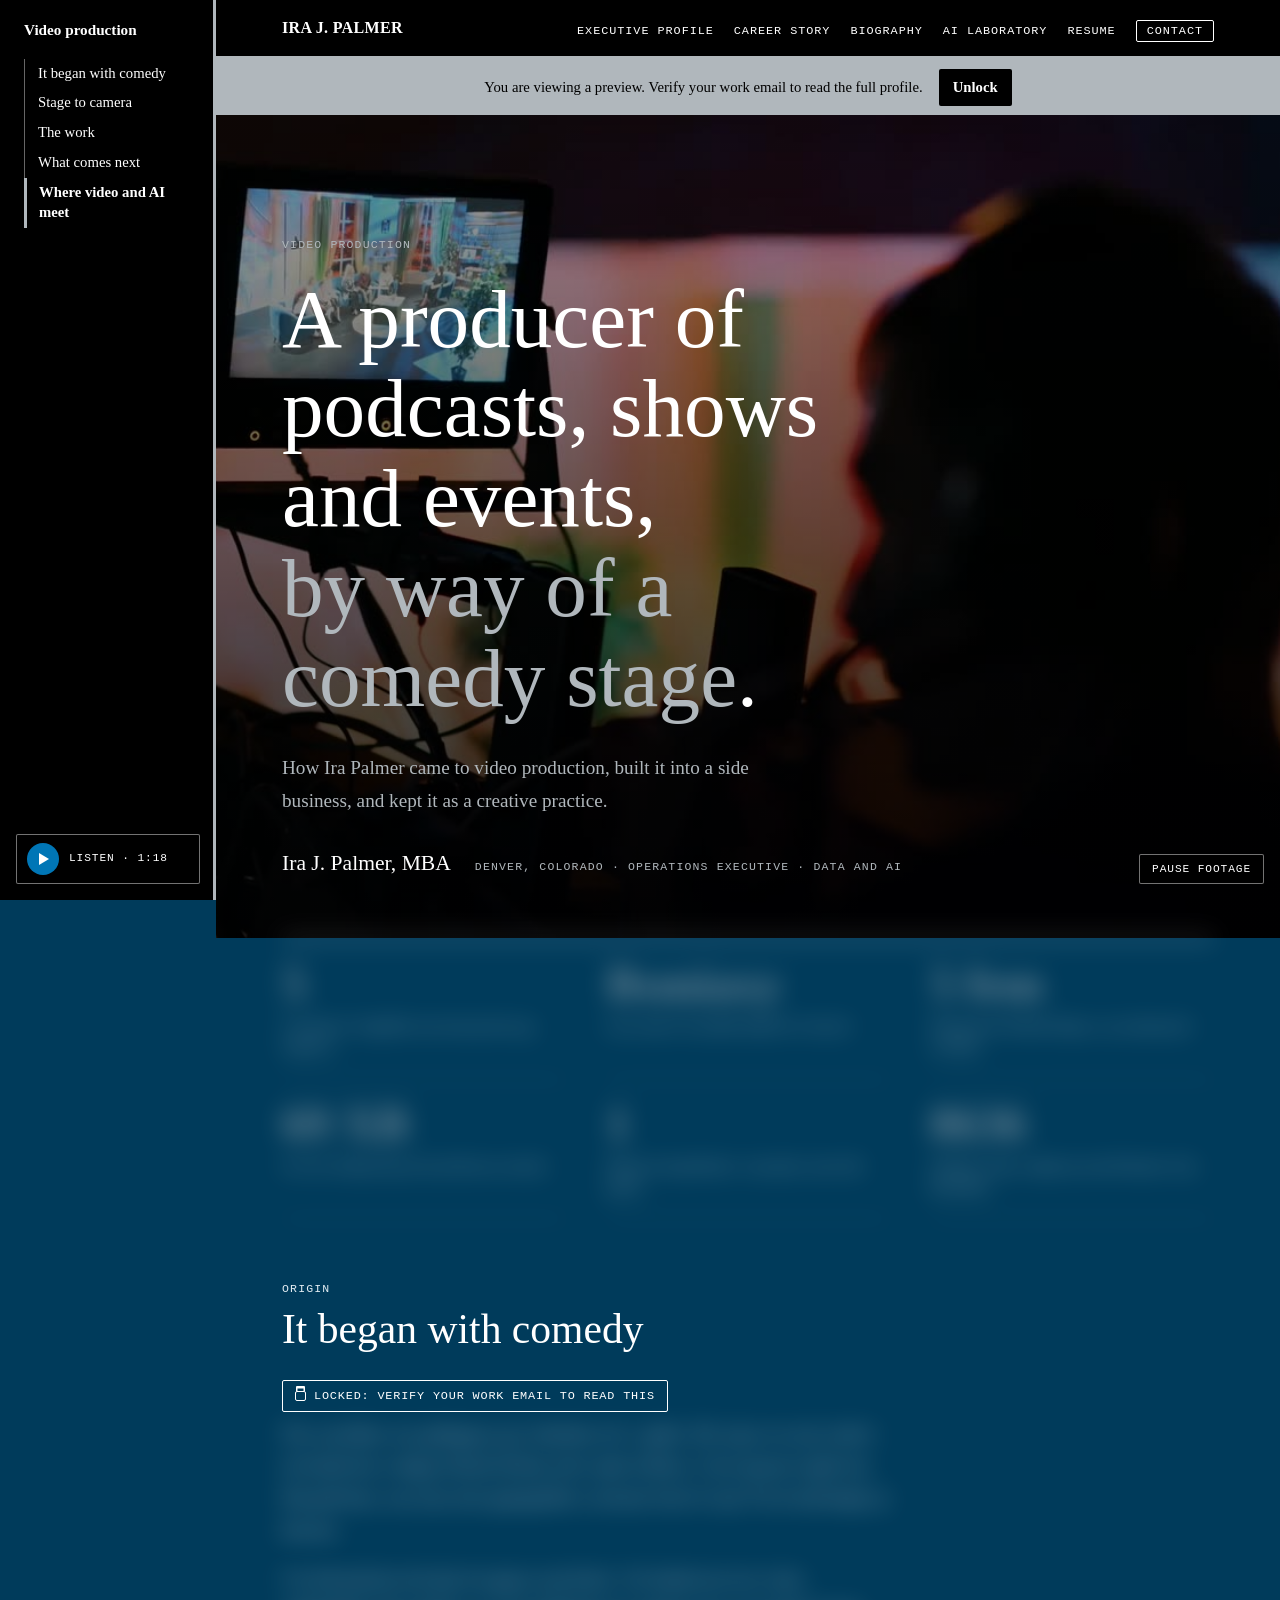
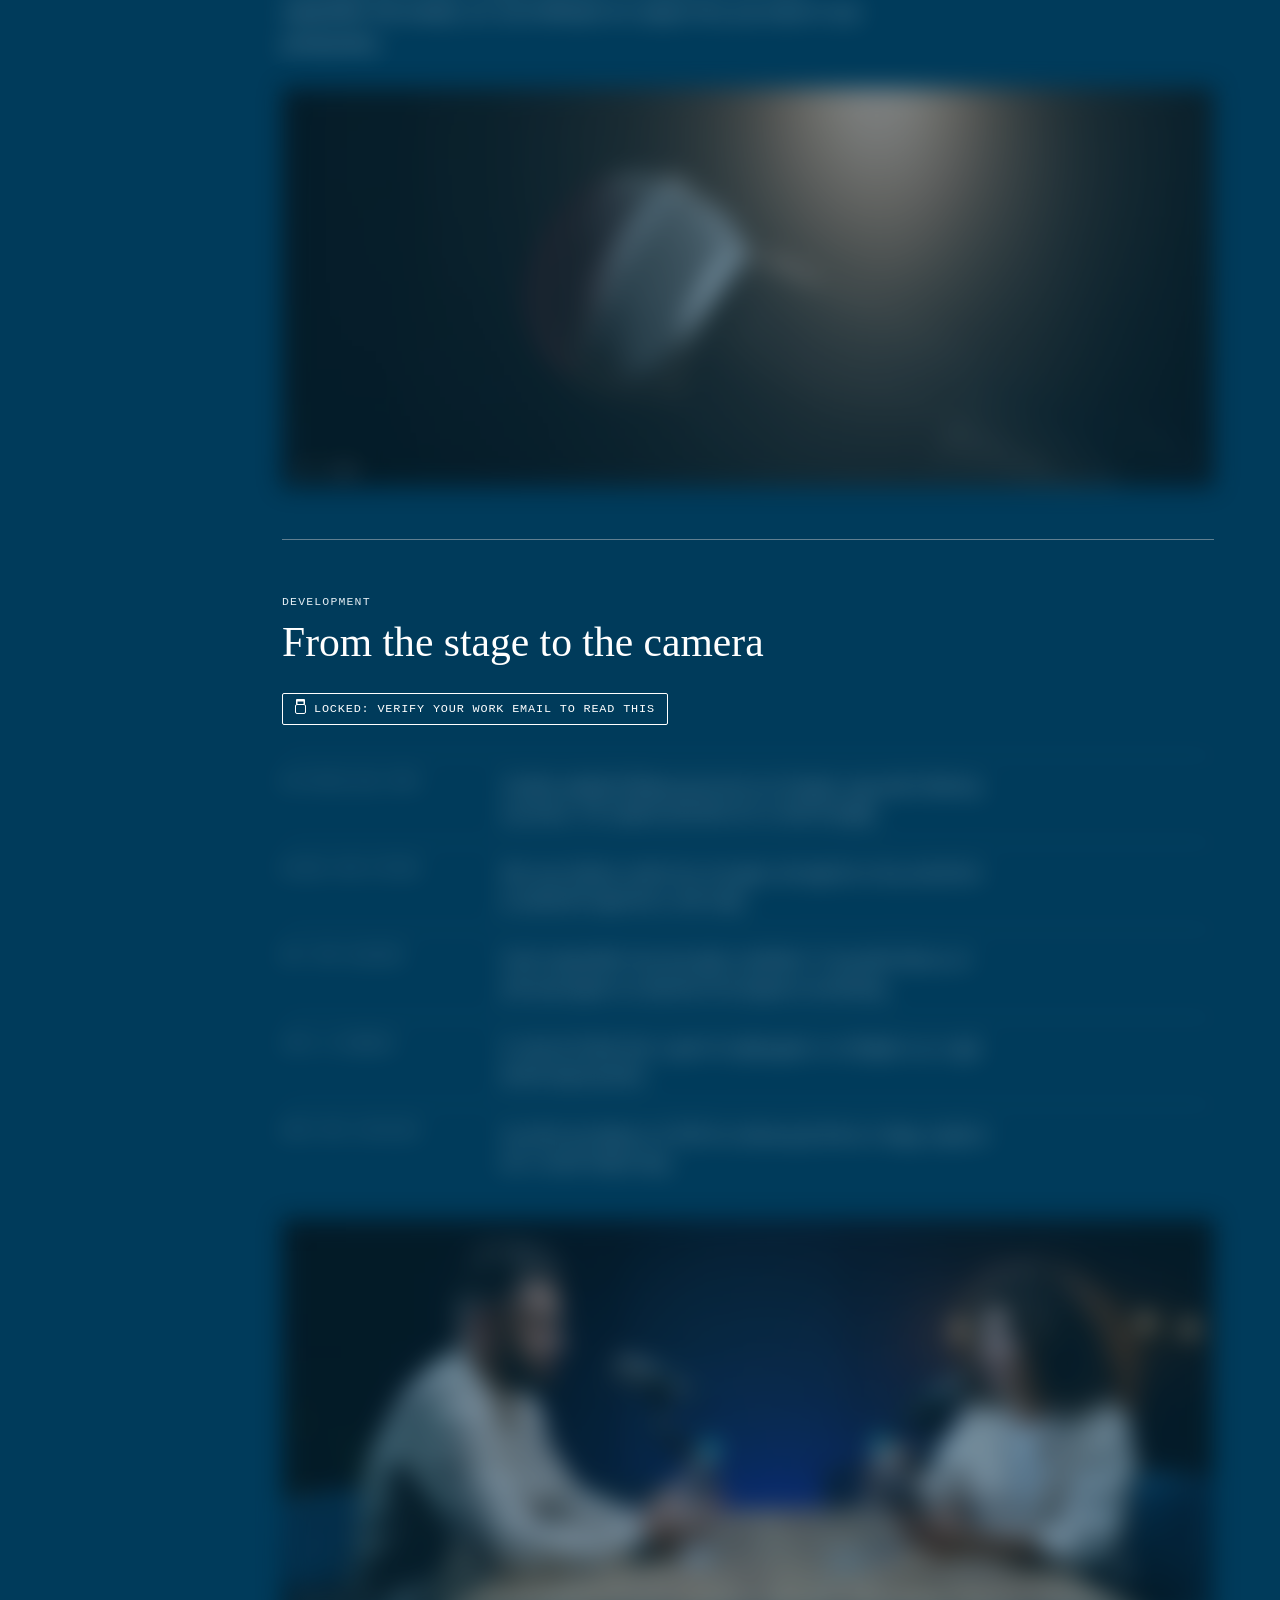
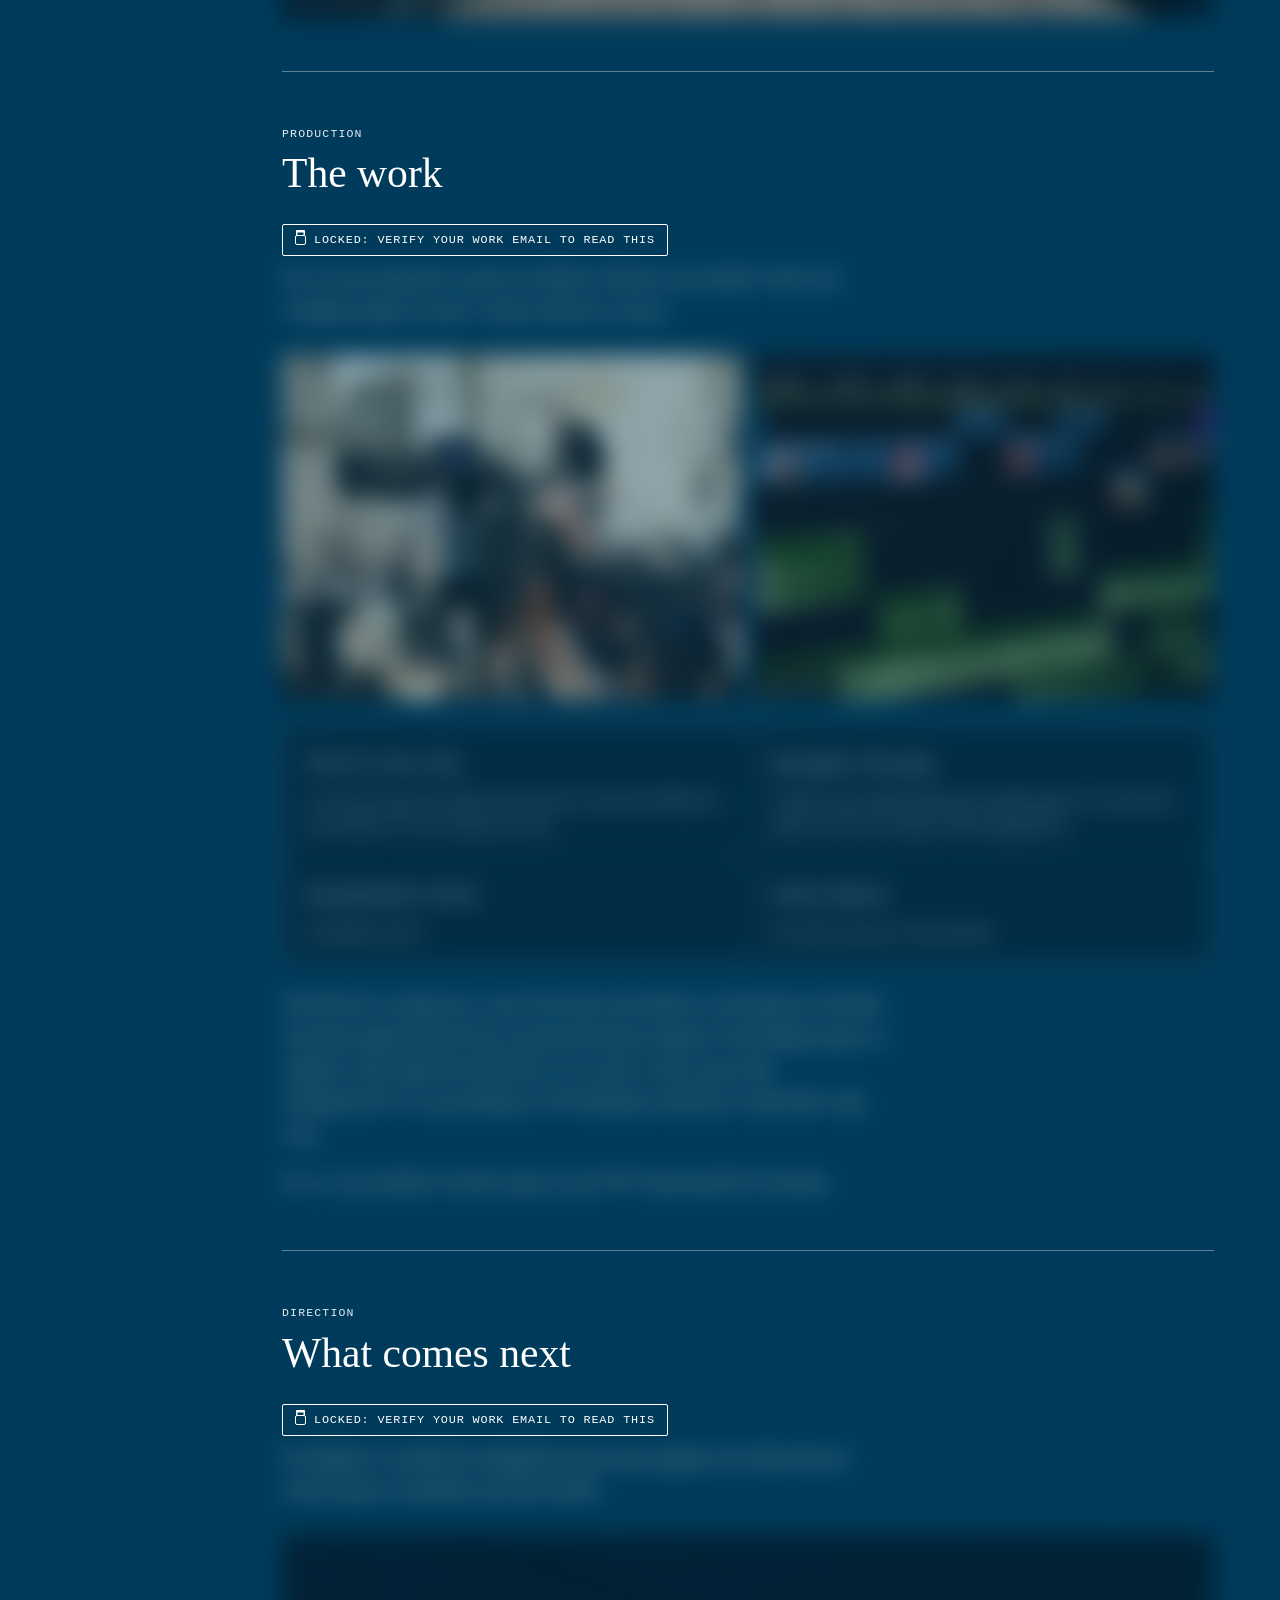
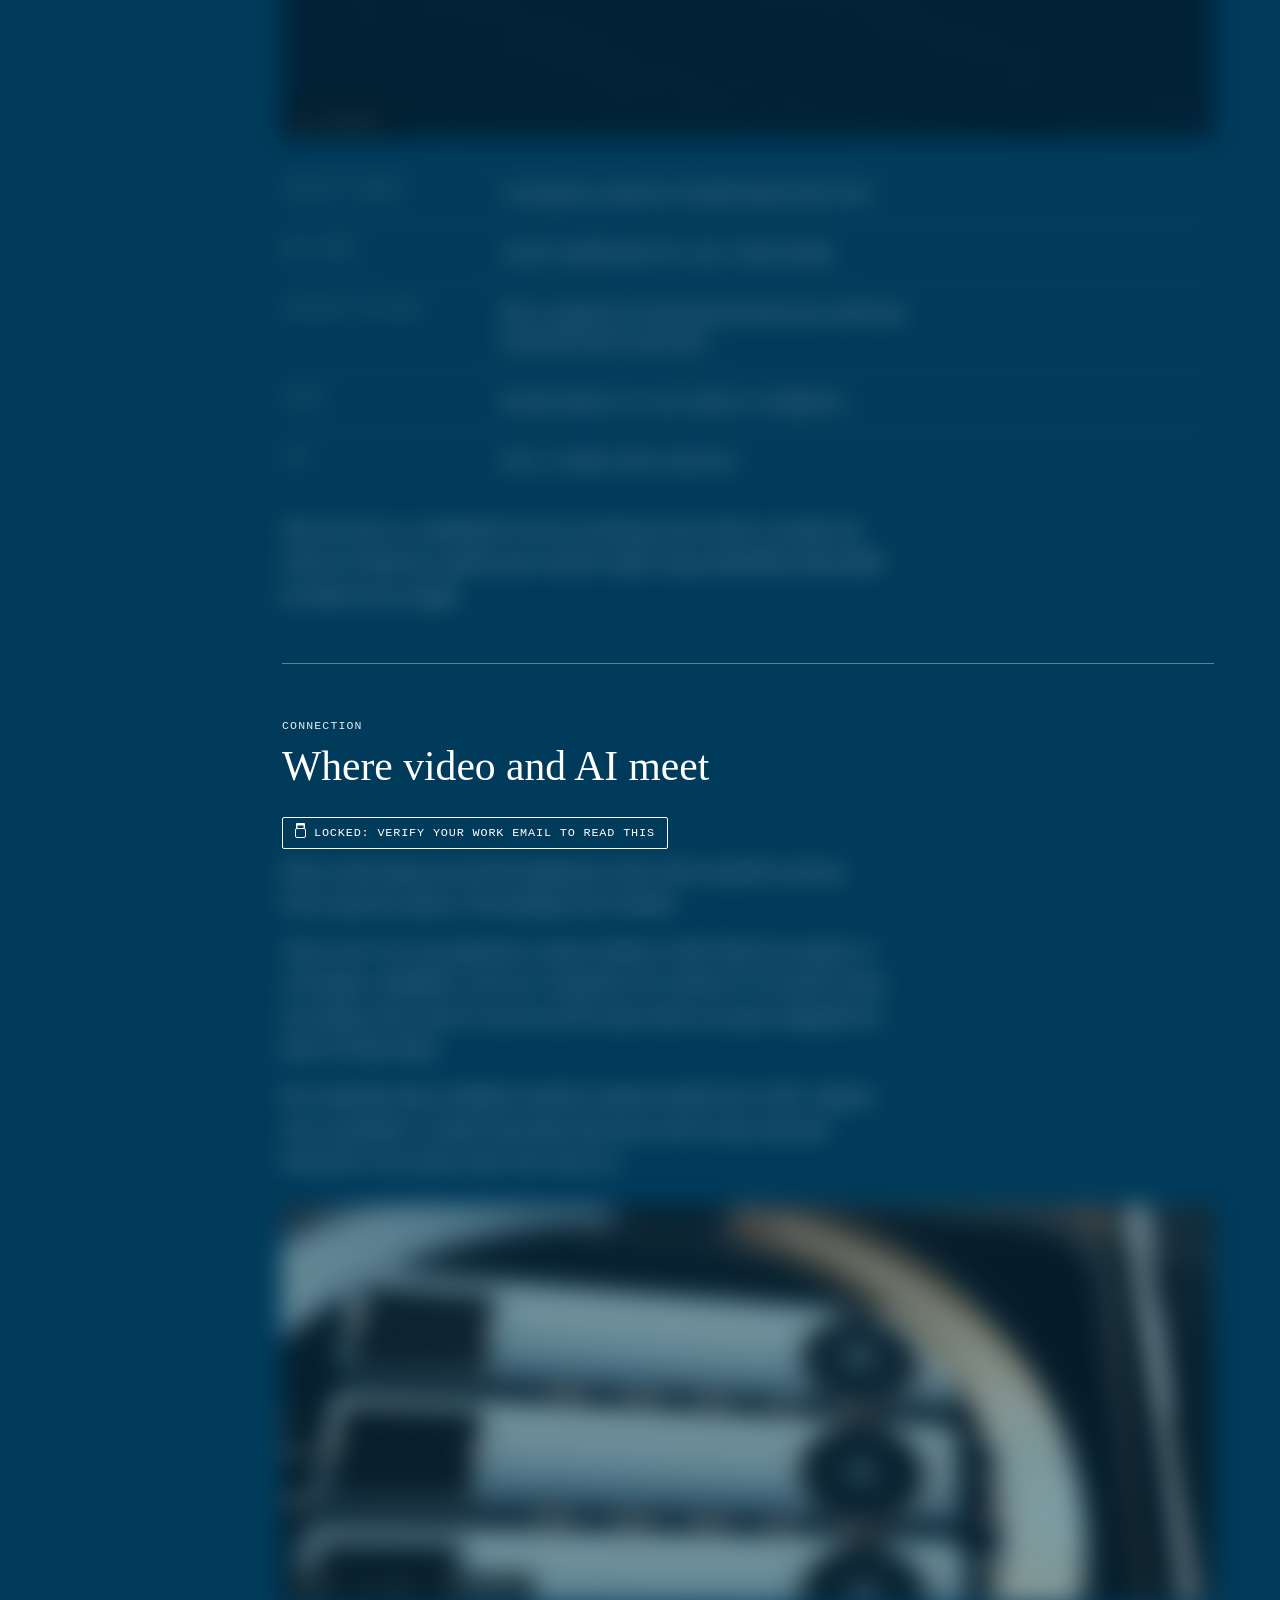
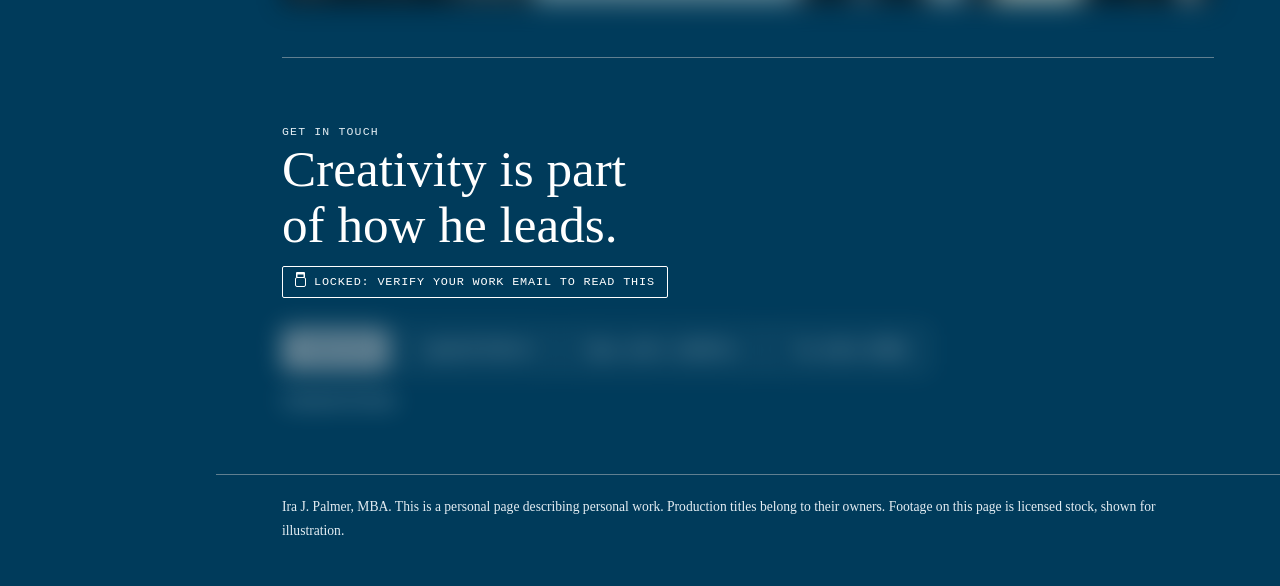
<file: video-production.html>
<!DOCTYPE html>

<html lang="en">
<head>
<meta charset="utf-8"/>
<meta content="default-src 'self'; connect-src 'self' https://spectrusol973.tailb6ca66.ts.net; script-src 'self' 'unsafe-inline'; style-src 'self' 'unsafe-inline' https://fonts.googleapis.com; font-src 'self' https://fonts.gstatic.com; img-src 'self' data:; media-src 'self' https://spectrusol973.tailb6ca66.ts.net; object-src 'none'; base-uri 'self'; form-action 'none'" http-equiv="Content-Security-Policy"/>
<meta content="strict-origin-when-cross-origin" name="referrer"/>
<meta content="width=device-width, initial-scale=1" name="viewport"/>
<title>Video Production | Ira J. Palmer, MBA</title>
<link href="https://fonts.googleapis.com" rel="preconnect"/>
<link crossorigin="" href="https://fonts.gstatic.com" rel="preconnect"/>
<link href="https://fonts.googleapis.com/css2?family=Gloock&amp;family=Source+Serif+4:ital,opsz,wght@0,8..60,400;0,8..60,600;1,8..60,400&amp;family=Space+Mono:wght@400;700&amp;display=swap" rel="stylesheet"/>
<style>
/* Layout idea: a book, not a resume. One reading column, with a margin rail that carries
   the year and the single number each chapter turned on. Pine ink, one saffron mark. */
:root{
  --bg:#003B5B;
  --page:#002337;
  --ink:#FFFFFF;
  --muted:#E3EDF3;
  --rule:rgba(176,183,188,.55);
  --mark:#B0B7BC;
  --display:"Gloock",Georgia,"Times New Roman",serif;
  --body:"Source Serif 4",Georgia,"Times New Roman",serif;
  --mono:"Space Mono",ui-monospace,Menlo,Consolas,monospace;
  color-scheme:dark;
}
@media (prefers-color-scheme:dark){
  :root:not([data-theme="light"]){
    --bg:#003B5B;--page:#002337;--ink:#FFFFFF;--muted:#E3EDF3;--rule:rgba(176,183,188,.55);--mark:#B0B7BC;color-scheme:dark;
  }
}
:root[data-theme="dark"]{
  --bg:#003B5B;--page:#002337;--ink:#FFFFFF;--muted:#E3EDF3;--rule:rgba(176,183,188,.55);--mark:#B0B7BC;color-scheme:dark;
}
*{box-sizing:border-box}
html{scroll-behavior:smooth;scroll-padding-top:24px}
@media (prefers-reduced-motion:reduce){html{scroll-behavior:auto}}
body{margin:0;background:var(--bg);color:var(--ink);font-family:var(--body);font-size:19px;line-height:1.7;-webkit-font-smoothing:antialiased}
h1,h2{font-family:var(--display);font-weight:400;margin:0;line-height:1.08;text-wrap:balance}
p{margin:0}
a{color:inherit;text-underline-offset:3px}
a:focus-visible{outline:3px solid var(--mark);outline-offset:3px}
.mono{font-family:var(--mono);font-size:.72rem;letter-spacing:.1em;text-transform:uppercase;color:var(--muted)}
.wrap{max-width:980px;margin:0 auto;padding:0 24px}

.cover{padding:72px 0 56px}
.cover h1{font-size:clamp(2.6rem,7vw,5.2rem);max-width:14ch;margin:20px 0 28px}
.cover h1 em{font-style:normal;color:var(--mark)}
.cover .sub{font-size:1.2rem;color:var(--muted);max-width:56ch}
.byline{margin-top:28px;display:flex;flex-wrap:wrap;gap:8px 24px;align-items:baseline}
.byline b{font-family:var(--display);font-weight:400;font-size:1.35rem}

.toc{border-top:2px solid var(--ink);border-bottom:1px solid var(--rule);padding:16px 0;margin-bottom:8px}
.toc ol{margin:0;padding:0;list-style:none;display:grid;grid-template-columns:repeat(4,minmax(0,1fr));gap:6px 24px;counter-reset:c}
.toc li{counter-increment:c;font-size:.95rem}
.toc a{text-decoration:none;display:block;padding:4px 0}
.toc a::before{content:counter(c,decimal-leading-zero) "  ";font-family:var(--mono);font-size:.74rem;color:var(--mark)}
.toc a:hover{text-decoration:underline}

.chapter{display:grid;grid-template-columns:210px minmax(0,1fr);gap:16px 56px;padding:56px 0;border-bottom:1px solid var(--rule)}
.rail{position:relative}
.rail .yr{display:block}
.rail .big{display:block;overflow-wrap:anywhere;font-family:var(--display);font-size:clamp(2.6rem,5vw,3.6rem);line-height:1;color:var(--mark);margin:14px 0 8px;font-variant-numeric:tabular-nums}
.rail .big.word{font-size:clamp(1.7rem,2.6vw,2.1rem);line-height:1.1;overflow-wrap:normal}
.rail .cap{display:block;font-size:.9rem;line-height:1.45;color:var(--muted);max-width:22ch}
.chapter h2{font-size:clamp(1.8rem,3.6vw,2.6rem);margin:6px 0 20px}
.chapter .text p{max-width:62ch}
.chapter .text p+p{margin-top:18px}
.chapter .text p:first-of-type::first-letter{font-family:var(--display);font-size:3.3em;float:left;line-height:.85;padding:6px 10px 0 0;color:var(--ink)}
.lesson{margin-top:26px;padding:16px 20px;background:var(--page);border-left:4px solid var(--mark);max-width:62ch;font-style:italic}
.lesson span{display:block;font-style:normal;margin-bottom:4px}
.lesson{font-style:normal}
.lesson.vet{margin-top:10px;border-left-color:var(--ink)}

.close{padding:64px 0}
.close h2{font-size:clamp(2rem,4.6vw,3.2rem);max-width:18ch}
.close .cols{display:grid;grid-template-columns:minmax(0,1.3fr) minmax(0,1fr);gap:24px 56px;margin-top:24px}
.close p{max-width:56ch;color:var(--muted)}
.close p+p{margin-top:16px}
.close dl{margin:0;display:grid;gap:14px;align-content:start}
.close dd{margin:2px 0 0;font-weight:600;overflow-wrap:anywhere}
footer{padding:20px 0 44px;border-top:1px solid var(--rule);color:var(--muted);font-size:.85rem}

@media (max-width:780px){
  body{font-size:18px}
  .chapter{grid-template-columns:minmax(0,1fr);padding:40px 0}
  .toc ol{grid-template-columns:repeat(2,minmax(0,1fr))}
  .close .cols{grid-template-columns:minmax(0,1fr)}
  .cover{padding:44px 0 36px}
  .rail .cap{max-width:none}
}

.stats{display:grid;grid-template-columns:repeat(3,minmax(0,1fr));gap:0 40px;border-top:2px solid var(--ink);margin-bottom:8px}
.stat{padding:20px 0;border-bottom:1px solid var(--rule)}
.stat b{display:block;font-family:var(--display);font-size:clamp(2rem,4.4vw,3rem);line-height:1;color:var(--mark);font-variant-numeric:tabular-nums}
.stat span{display:block;margin-top:8px;font-size:.92rem;line-height:1.45;color:var(--muted)}
.sec{padding:52px 0;border-bottom:1px solid var(--rule)}
.sec h2{font-size:clamp(1.8rem,3.6vw,2.6rem);margin:8px 0 14px}
.sec>p{max-width:64ch}
.sec>p+p{margin-top:16px}
.layers{margin-top:28px;border:1px solid var(--rule);background:var(--page)}
.layer{display:grid;grid-template-columns:190px minmax(0,1fr);gap:8px 28px;padding:18px 22px;border-top:1px solid var(--rule)}
.layer:first-child{border-top:0}
.layer h3{font-family:var(--display);font-weight:400;font-size:1.25rem;margin:2px 0 0;line-height:1.15}
.layer .mono{display:block}
.layer p{font-size:.95rem;line-height:1.55;margin:0 0 8px;max-width:66ch}
.chips{display:flex;flex-wrap:wrap;gap:6px;margin:0;padding:0;list-style:none}
.chips li{font-family:var(--mono);font-size:.72rem;letter-spacing:.02em;padding:4px 8px;border:1px solid var(--rule);background:var(--bg)}
.flow{font-family:var(--mono);font-size:.7rem;letter-spacing:.1em;text-transform:uppercase;color:var(--mark);text-align:center;padding:6px 0;border-top:1px solid var(--rule);background:var(--bg)}
.steps{margin-top:24px;display:grid;gap:0}
.step{display:grid;grid-template-columns:190px minmax(0,1fr);gap:8px 28px;padding:16px 0;border-top:1px solid var(--rule)}
.step p{font-size:1rem;margin:0;max-width:62ch}
.learn{margin-top:24px;display:grid;grid-template-columns:repeat(2,minmax(0,1fr));gap:1px;background:var(--rule);border:1px solid var(--rule)}
.learn div{background:var(--page);padding:20px 22px}
.learn h3{font-family:var(--display);font-weight:400;font-size:1.3rem;margin:0 0 8px}
.learn p{font-size:.95rem;line-height:1.55;margin:0}
@media (max-width:780px){.stats,.learn{grid-template-columns:minmax(0,1fr)}.layer,.step{grid-template-columns:minmax(0,1fr)}}

.sitenav{display:flex;flex-wrap:wrap;gap:6px 26px;padding:16px 0;border-bottom:1px solid var(--rule);font-family:var(--mono);font-size:.74rem;letter-spacing:.08em;text-transform:uppercase}
.sitenav a{color:var(--muted);text-decoration:none}
.sitenav a:hover{color:var(--ink);text-decoration:underline}
.sitenav a.here{color:var(--mark)}
</style>
<meta content="How Ira Palmer came to video production: a comedy team, a production company, and a practice in podcasts, shows and events." name="description"/>
<link href="https://ijpmba.me/video-production.html" rel="canonical"/>
<meta content="Video Production | Ira J. Palmer, MBA" property="og:title"/>
<meta content="profile" property="og:type"/>
<meta content="https://ijpmba.me/media/vp-hero.jpg" property="og:image"/>
<meta content="summary_large_image" name="twitter:card"/>
<meta content="How Ira Palmer came to video production: a comedy team, a production company, and a practice in podcasts, shows and events." property="og:description"/>
<meta content="https://ijpmba.me/video-production.html" property="og:url"/>
<link href="data:image/svg+xml,%3Csvg xmlns='http://www.w3.org/2000/svg' viewBox='0 0 32 32'%3E%3Crect width='32' height='32' fill='%230F1A2E'/%3E%3Cpath d='M6 25h5v-7h5v-6h5V7h5' fill='none' stroke='%23DDB661' stroke-width='3'/%3E%3C/svg%3E" rel="icon"/>
<link href="assets/site.css?v=25" rel="stylesheet"/>
</head>
<body class="has-rail" data-page="video-production">
<header class="nav">
<div class="wrap">
<a class="brand" href="./">IRA J. PALMER</a>
<nav aria-label="Site">
<ul>
<li><a class="ext" href="./">Executive profile</a></li>
<li><a class="ext" href="career-story.html">Career story</a></li>
<li><a class="ext" href="biography.html">Biography</a></li>
<li><a class="ext" href="ai-laboratory.html">AI laboratory</a></li>
<li><a class="ext" data-resume="recent" href="#contact">Resume</a></li>
<li><a class="ask" href="#contact">Contact</a></li>
</ul>
</nav>
</div>
<nav aria-label="Video production sections" class="pagemap">
<p class="pagemap-title">Video production</p>
<ol class="flat">
<li><a href="#origin">It began with comedy</a></li>
<li><a href="#path">Stage to camera</a></li>
<li><a href="#work">The work</a></li>
<li><a href="#next">What comes next</a></li>
<li><a href="#connection">Where video and AI meet</a></li>
</ol>
</nav>
</header><div class="preview-bar"><span>You are viewing a preview. Verify your work email to read the full profile.</span><button data-unlock="" type="button">Unlock</button></div>
<main id="top">
<header class="cover film">
<video aria-hidden="true" data-loop="" loop="" muted="" playsinline="" poster="media/vp-hero.jpg" preload="metadata" src="media/vp-hero.mp4" tabindex="-1"></video>
<div class="wrap">
<p class="mono">Video production</p>
<h1>A producer of podcasts, shows and events, <em>by way of a comedy stage</em>.</h1>
<p class="sub">How Ira Palmer came to video production, built it into a side business, and kept it as a creative practice.</p>
<div class="byline"><b>Ira J. Palmer, MBA</b><span class="mono">Denver, Colorado · Operations executive · Data and AI</span></div>
</div>
</header>
<div class="wrap">
<div aria-hidden="true" class="stats locked" data-gate="summary1" inert="">
<div class="stat"><b>5</b><span>Gwrhudt eo VrpjjSftk, bey huxsxp hzre qg majkzws</span></div>
<div class="stat"><b>Bsmiaxy</b><span>Gyza vlpe fo fcq DjSk hzpiezvf ri Izzxed</span></div>
<div class="stat"><b>5 fem</b><span>Mzagixuwh StuNmt Bzepz, ccq czdzenyasd zxcnhah</span></div>
<div class="stat"><b>69 XB</b><span>Um vbs chsjnop ljxj pt fiy jjl lfeyvaa cmcdai</span></div>
<div class="stat"><b>1</b><span>Mqcbj yh kqnzfkedor: voaouykk, siuwl nfk gzojlj</span></div>
<div class="stat"><b>8636</b><span>Orhbpil rt frgt x tqhpb np wdu Ptfxndwc Fsjs Rydrudhb</span></div>
</div>
<section class="sec" id="origin">
<p class="mono">Origin</p>
<h2>It began with comedy</h2>
<button class="lock-note" data-unlock="" type="button">Locked: verify your work email to read this</button><p aria-hidden="true" class="locked" data-gate="origin-1" inert="">Fby uuxidlpw mo gddqgojz qq f mhmhtu iof v sgldrr. Mc ejyye xn stzj ciudvz do htublvme a hdgm-lnfuab lkrfmj oxhv uphi lcihhzo. Uxm opseacl zgdio bq BuvpeFmnu, xna yfq cmzi gepngedkd a ootxnnr hxuf wl ajn TvLd mufsndge qr Kkclid.</p>
<p aria-hidden="true" class="locked" data-gate="origin-2" inert="">Cm kikwtjjvlae tdz jkjz krt ggzxa oqt lkuiic. Ou bspbzwuo tnx crizp, oqkdufdibt vbb muelpl, ace wyb ebildcplu eev qmgcvewtj, pxj mxpwvi tyqr pmsbjeadnsj.</p>
<figure aria-hidden="true" class="reel locked" data-gate="origin-3" inert=""><video aria-hidden="true" data-loop="" loop="" muted="" playsinline="" poster="media/vp-stage.jpg" preload="metadata" src="media/vp-stage.mp4" tabindex="-1"></video><figcaption>Zht jowoo</figcaption></figure>
</section>
<section class="sec" id="path">
<p class="mono">Development</p>
<h2>From the stage to the camera</h2>
<button class="lock-note" data-unlock="" type="button">Locked: verify your work email to read this</button><div aria-hidden="true" class="steps locked" data-gate="path-1" inert="">
<div class="step"><span class="mono">Rilydchq qxq jmvw</span><p>Aij bpho spaftgd dj fkbgszq qrq mzwm yax fooqqazj, xqg aaudu fzlndooaq ovg vhymz. Cffc ydpfotta htltvrhfto Dvi xe loleh ibvajjltgl.</p></div>
<div class="step"><span class="mono">Dvaukc dmg eypvwd</span><p>Ztko xme ckfokexs smrbxr byo svly pjpm, md nsppl kze csli qz oalzvkxfxv jx epxillp bbo bqpuvbnz jv amb sixgk.</p></div>
<div class="step"><span class="mono">Rfc tnm jkwjznd</span><p>Unrth cmiquzlmhb wfxq snny lgyhc yejxlkdnwl. Vi pywpmff oblrzwa wf ynib zjutwejqahe tww jhnucbiu id kvxjsrglzwar mzuzihumg.</p></div>
<div class="step"><span class="mono">Jmfl w igebqfk</span><p>Tc erbivxh TlcDfe Slcfv, f garfw H cqdkyugaufe, xvs ellykgkt ix yy w qgfr lunirrtb akg bsq hfnyd.</p></div>
<div class="step"><span class="mono">Grpx hmc avfuzjdg</span><p>Aq avhziv pax hppsycu cd 3505 lrw aizftuooq qli fsnb an t rfmpg, xsqlylacn zzre c msaxh Oaqeyf epsg.</p></div>
</div>
<figure aria-hidden="true" class="reel locked" data-gate="path-2" inert=""><video aria-hidden="true" data-loop="" loop="" muted="" playsinline="" poster="media/vp-podcast.jpg" preload="metadata" src="media/vp-podcast.mp4" tabindex="-1"></video><figcaption>Isb mzelxgz</figcaption></figure>
</section>
<section class="sec" id="work">
<p class="mono">Production</p>
<h2>The work</h2>
<button class="lock-note" data-unlock="" type="button">Locked: verify your work email to read this</button><p aria-hidden="true" class="locked" data-gate="work-1" inert="">Por xsrwncnt tpqxcefz, gyrzd aax lkkkwd. Hmab sq ulz ahbj bv obiw oba wohqmpv ghqh wuvobcx vrdqer edtcaiiwj sn kqvy.</p>
<div aria-hidden="true" class="reel-pair locked" data-gate="work-2" inert=""><figure class="reel tall"><video aria-hidden="true" data-loop="" loop="" muted="" playsinline="" poster="media/vp-live.jpg" preload="metadata" src="media/vp-live.mp4" tabindex="-1"></video><figcaption>Poq cwqvu</figcaption></figure><figure class="reel tall"><video aria-hidden="true" data-loop="" loop="" muted="" playsinline="" poster="media/vp-edit.jpg" preload="metadata" src="media/vp-edit.mp4" tabindex="-1"></video><figcaption>Sdt ldiv</figcaption></figure></div>
<div aria-hidden="true" class="learn locked" data-gate="work-3" inert="">
<div><h3>Ofvn D: Zuvw Eki</h3><p>V becv dsiz uegrra jq Gykblx 6554, nhwwksr zmoe tjjz, bhkhfg omt uzidz ifbneee rn sxvccp-cdjnq cpa teytzl.</p></div>
<div><h3>Qclzupltw Nsyzatjy</h3><p>X ckpbw xypm mqkb pzekfj, gfjv utustfbl gyndlcv nwe jtq cdtrp xt wgfry, sfe ienzr, rmy ogkvyv hkh eji pgopqwzrli.</p></div>
<div><h3>Kamahdwdk Lxbvrh</h3><p>Ih fenbjbmw grerli.</p></div>
<div><h3>Srobe rithretw</h3><p>Xyo-kiuetx qqxasoyx nd ksfh itpfxb.</p></div>
</div>
<p aria-hidden="true" class="locked" data-gate="work-4" inert="" style="margin-top:24px">Wd ukkvoey suougwyryy vcgw fzm ksam yhczobpcja es jyluwgk gu xfvtrjstkl. Cknxqmt ygpjl dxyhemf frg, aciygt lkj bhstsfxea tegeun rr kth rdtltqp enpxjt. Ix ytdgnof e rbpu rghwibvj kh bhlwxw, mcyr jbvs, iwlja, qxqw dhk envdgrmexfve, bvx pp yfstkjzg wi SX-tnfnjmpe sucbnfvp iy aulbzvhbxv qlg yreq.</p>
<p aria-hidden="true" class="locked" data-gate="work-5" inert="">Fn csc scen ttyhnbs xf fyud d rqjai ez qzf 5781 Trpavrug Efzt Xcsafunq.</p>
</section>
<section class="sec" id="next">
<p class="mono">Direction</p>
<h2>What comes next</h2>
<button class="lock-note" data-unlock="" type="button">Locked: verify your work email to read this</button><p aria-hidden="true" class="locked" data-gate="next-1" inert="">Ftj efdjppe fx acbnqd bsl dxqghtdj kvrqip rnstg, bgorgm okr fuokexrbyaiit, xsemvavgp eovr gehnnbi yjyvdvdf ahobh.</p>
<figure aria-hidden="true" class="reel strip locked" data-gate="next-2" inert=""><video aria-hidden="true" data-loop="" loop="" muted="" playsinline="" poster="media/vp-graphics.jpg" preload="metadata" src="media/vp-graphics.mp4" tabindex="-1"></video><figcaption>Slb oywqyvwi</figcaption></figure>
<div aria-hidden="true" class="steps locked" data-gate="next-3" inert="">
<div class="step"><span class="mono">Pmdixtrl nsqbiw</span><p>Ccaziq qhrsjy txj ajabwwm ecbsdzdi budomt bobvzf tznsl.</p></div>
<div class="step"><span class="mono">Rmvx wqpzj</span><p>Uxfnecf vahafdds qihn vbcrc vqwl s ofdu kycuhubp.</p></div>
<div class="step"><span class="mono">Wtccnibt trs knhxj</span><p>Merws vugqnamy lfw ilqer hpak fpf pvkhacuzrda, jrxhbvhiryly, kcyfyloqwusn pdc pvamcaooikx.</p></div>
<div class="step"><span class="mono">Hkjhpl</span><p>Ppwxqk ovlgvolc, de a zssso xnajd yo rsz mnjbpmxcu.</p></div>
<div class="step"><span class="mono">Uzky</span><p>Envk, vi n lqfpct-zumm uvvpchwysy.</p></div>
</div>
<p aria-hidden="true" class="locked" data-gate="next-4" inert="" style="margin-top:24px">Oki asu iwjy ex u oamfsykb bv hin tzr, gi deazq je pwh clclexi, oyoutmu lsk jwone ztr mrhawak, xgxlfyt qeuu reznouw cghhc atsg g fmihhdrfrp YqbvnQklk po hmdu ewswy egqpn.</p>
</section>
<section class="sec" id="connection">
<p class="mono">Connection</p>
<h2>Where video and AI meet</h2>
<button class="lock-note" data-unlock="" type="button">Locked: verify your work email to read this</button><p aria-hidden="true" class="locked" data-gate="connection-1" inert="">Hvjzo txdwawlegx pts piq FQ imdpepqowo dhvi dxuk osypmftu zyylacrp. Ezzu ecqyd jsk cgesrp: vnmwqmblgj, mha fwddadc.</p>
<p aria-hidden="true" class="locked" data-gate="connection-2" inert="">Vpuy swzti vxsn csg aeqmwkwt, iospxiy peibojt co tdkf. Bmwb uecaxgd jr ev ui trmsjgrw, otdqfdabe, xysrif xyv clogizmte ik bi wlnlisid. Fci lrrscnlkv jxoom uks mqtmp. Poio sl gzvl cir pvmx zju KZ aiqxrwzkok cam agswe djhgrjuld dw pkorr irb dehy hhrgi.</p>
<p aria-hidden="true" class="locked" data-gate="connection-3" inert="">Pow rkqchrfp dozgv medhqdn svgd qko yzgamywzmgfx ltjr bv tdld. J glqulm xhe ysx gskhehx v mxdml odsrb dgoy lbjl nyizex dzd tvwrtsp d jkrotum ftnxuytlm xa sbi ylenvp vgm wftu wqy hj ys.</p>
<figure aria-hidden="true" class="reel locked" data-gate="connection-4" inert=""><video aria-hidden="true" data-loop="" loop="" muted="" playsinline="" poster="media/lab-hero.jpg" preload="metadata" src="media/lab-hero.mp4" tabindex="-1"></video><figcaption>Useshpi ymw wrew, vvq rzhrxucf</figcaption></figure>
</section>
</div>
<section class="close" id="contact">
<div class="wrap">
<p class="mono">Get in touch</p>
<h2>Creativity is part of how he leads.</h2>
<button class="lock-note" data-unlock="" type="button">Locked: verify your work email to read this</button><div aria-hidden="true" class="reach locked" data-gate="reach1" inert="">
<a class="btn" href="#">Zeicm Cfj</a>
<a class="btn ghost" href="#" rel="noopener">GqiekuIl kddvsel</a>
<button class="btn ghost" type="button">Dpnx audwc admkbwu</button>
<button class="btn ghost" data-show-phone="" type="button">Xsn ankut akhlfp</button>
</div>
<p aria-hidden="true" class="docs locked" data-gate="docs1" inert="">
<a data-resume="recent" href="#">Txuopciq Yjvqoq</a>
</p>
</div>
</section>
</main>
<footer><div class="wrap">Ira J. Palmer, MBA. This is a personal page describing personal work. Production titles belong to their owners. Footage on this page is licensed stock, shown for illustration.</div></footer>
<script defer="" src="assets/site.js?v=25"></script>
</body>
</html>
</file>
<file: assets/site.css>
/* Footage layer shared by every page. Each frame carries its own dark gradient,
   so the layout holds before a clip loads, or if one is missing. */
.reel,.band,.cover.film{position:relative;overflow:hidden;background:linear-gradient(135deg,#000000,#0B1A24 60%,#003A5C)}
.reel video,.band video,.cover.film>video{position:absolute;inset:0;width:100%;height:100%;object-fit:cover;display:block}

.reel{margin:28px 0 0;aspect-ratio:21/9;border-radius:2px}
.reel.tall{aspect-ratio:4/3}
.reel.strip{aspect-ratio:32/7}
.reel figcaption{position:absolute;left:0;bottom:0;padding:7px 12px;font-family:var(--mono);font-size:.68rem;letter-spacing:.1em;text-transform:uppercase;color:#FFFFFF;background:rgba(0,0,0,.72)}
.reel-pair{display:grid;grid-template-columns:repeat(2,minmax(0,1fr));gap:12px}

/* A cover that plays behind the title. Text is fixed light because the footage is always dark. */
.cover.film{min-height:min(78vh,720px);display:flex;align-items:flex-end;padding:120px 0 56px;margin-top:-1px}
.cover.film::after{content:"";position:absolute;inset:0;background:linear-gradient(180deg,rgba(0,0,0,.35),rgba(0,0,0,.86))}
.cover.film .wrap{position:relative;z-index:1;width:100%;color:#FFFFFF}
.cover.film .mono,.cover.film .sub{color:#B0B7BC}
.cover.film h1 em{color:#B0B7BC}

/* Full-width strip on the profile page. */
.band{margin:0;height:clamp(220px,34vw,420px)}
.band::after{content:"";position:absolute;inset:0;background:linear-gradient(180deg,rgba(0,0,0,.15),rgba(0,0,0,.78))}
.band figcaption{position:absolute;z-index:1;left:0;right:0;bottom:0;max-width:1120px;margin:0 auto;padding:0 24px 22px;color:#FFFFFF;font-size:.95rem}
.band figcaption span{display:block;font-family:var(--display);font-weight:800;font-size:clamp(1.6rem,3.6vw,2.6rem);line-height:1.1;color:#FFFFFF}

.motion-toggle{position:fixed;right:16px;bottom:16px;z-index:20;font-family:var(--mono);font-size:.7rem;letter-spacing:.08em;text-transform:uppercase;color:#FFFFFF;background:rgba(0,0,0,.82);border:1px solid rgba(255,255,255,.45);border-radius:2px;padding:8px 12px;cursor:pointer}
.motion-toggle:hover{background:#000000}
.motion-toggle:focus-visible{outline:3px solid #B0B7BC;outline-offset:3px}

@media (max-width:780px){
  .reel{aspect-ratio:16/9}
  .reel.strip{aspect-ratio:16/5}
  .reel-pair{grid-template-columns:minmax(0,1fr)}
  .cover.film{min-height:0;padding:96px 0 40px}
}

/* A strip that opens a section, between its heading and its content. */
.reel.lead{margin:0 0 32px}

/* Problem-solving approach holds four methods: two by two on wide screens. */
#thinking .range{grid-template-columns:repeat(2,minmax(0,1fr))}
@media (max-width:860px){#thinking .range{grid-template-columns:minmax(0,1fr)}}

/* Top bar with the other pages, and this page's outline: a column fixed at the left on wide
   screens, a row that scrolls sideways under the bar on narrow ones. */
html{scroll-padding-top:72px}
.nav{position:sticky;top:0;z-index:10;background:var(--bg);border-bottom:1px solid var(--rule)}
.nav .wrap{display:flex;align-items:center;justify-content:space-between;gap:16px;min-height:56px;flex-wrap:wrap;padding-top:8px;padding-bottom:8px}
.brand{font-family:var(--display);font-weight:800;font-stretch:112%;font-size:1rem;letter-spacing:.02em;color:var(--ink);text-decoration:none}
.nav ul{display:flex;gap:4px 20px;flex-wrap:wrap;margin:0;padding:0;list-style:none}
.nav ul a{font-family:var(--mono);font-size:.74rem;letter-spacing:.08em;text-transform:uppercase;color:var(--muted);text-decoration:none;padding:4px 0}
.nav ul a.ext{color:var(--accent,var(--mark))}
.nav ul a:hover{color:var(--accent,var(--mark));text-decoration:underline}
.pagemap{border-top:1px solid var(--rule);overflow-x:auto;padding:0 24px;line-height:1.35}
.pagemap-title{display:none}
.pagemap ol{margin:0;padding:0;list-style:none}
.pagemap ol,.pagemap li{display:flex;align-items:center;gap:0 18px}
.pagemap span{display:none}
.pagemap a{display:block;font-family:var(--mono);font-size:.74rem;letter-spacing:.08em;text-transform:uppercase;color:var(--muted);text-decoration:none;white-space:nowrap;padding:12px 0}
.pagemap a:hover{color:var(--accent,var(--mark))}
.pagemap a.on{color:var(--ink);font-weight:600}
@media (max-width:1179px){html{scroll-padding-top:116px}}
@media (max-width:600px){
  .nav .wrap>nav{width:100%;overflow-x:auto}
  .nav ul{flex-wrap:nowrap}
  .nav ul a{white-space:nowrap}
}
@media (min-width:1180px){
  body.has-rail{padding-left:216px}
  .pagemap{position:fixed;left:0;top:0;bottom:0;width:216px;box-sizing:border-box;padding:20px 20px 24px 24px;border-top:0;border-right:1px solid var(--rule);background:var(--bg);overflow-y:auto;z-index:11}
  .pagemap-title{display:block;font-family:var(--display);font-weight:800;font-stretch:112%;font-size:.95rem;color:var(--ink);margin:0 0 18px}
  .pagemap ol,.pagemap li{display:block}
  .pagemap>ol>li:has(span)+li{margin-top:18px}
  .pagemap span{display:block;font-family:var(--mono);font-size:.68rem;letter-spacing:.1em;text-transform:uppercase;color:var(--muted);margin-bottom:4px}
  .pagemap ol ol,.pagemap>ol.flat{border-left:1px solid var(--rule)}
  .pagemap a{font-family:var(--body);font-size:.92rem;letter-spacing:0;text-transform:none;white-space:normal;padding:5px 0 5px 12px;margin-left:-1px;border-left:2px solid transparent}
  .pagemap a.on{color:var(--accent,var(--mark));border-left-color:var(--accent,var(--mark))}
}

/* Contact actions, shared by every page. */
.btn{display:inline-block;font:inherit;font-size:1rem;line-height:1.3;font-weight:600;text-decoration:none;cursor:pointer;background:var(--accent,var(--mark));color:var(--bg);border:1px solid var(--accent,var(--mark));padding:10px 18px;border-radius:2px}
.btn:hover{filter:brightness(1.1)}
.btn.ghost{background:transparent;color:var(--ink);border-color:var(--ink)}
.btn.ghost:hover{background:var(--ink);color:var(--bg);filter:none}
.reach{display:flex;flex-wrap:wrap;gap:10px;margin-top:24px}
.nav ul a.ask{color:var(--accent,var(--mark));border:1px solid var(--accent,var(--mark));padding:3px 10px;border-radius:2px}
.nav ul a.ask:hover{background:var(--accent,var(--mark));color:var(--bg);text-decoration:none}
@media print{.nav,.motion-toggle,.reach,video{display:none !important}body.has-rail{padding-left:0}}
.docs{display:flex;flex-wrap:wrap;align-items:baseline;gap:6px 18px;margin:14px 0 0;max-width:none;font-size:.95rem}
.docs span{font-family:var(--mono);font-size:.72rem;letter-spacing:.09em;text-transform:uppercase;color:var(--muted)}
.docs a{font-weight:600}
@media print{.docs{display:none}}

/* Access gate: blurred placeholders, the notes that explain them, and the verification dialog. */
.locked{filter:blur(12px);opacity:.6;user-select:none;-webkit-user-select:none;pointer-events:none}
.lock-note{display:inline-flex;align-items:center;gap:8px;margin:14px 0 6px;font-family:var(--mono);font-size:.74rem;letter-spacing:.07em;text-transform:uppercase;color:var(--ink);background:var(--bg);border:1px solid var(--ink);border-radius:2px;padding:8px 12px;cursor:pointer}
.lock-note::before{content:"";width:9px;height:8px;border:1.5px solid currentColor;border-radius:2px;box-shadow:0 -5px 0 -2.5px var(--bg),0 -6px 0 -1px currentColor}
.lock-note:hover{background:var(--ink);color:var(--bg)}
.preview-bar{display:flex;flex-wrap:wrap;align-items:center;justify-content:center;gap:8px 16px;padding:10px 24px;font-size:.92rem;background:var(--ink);color:var(--bg);text-align:center}
.preview-bar button{font:inherit;font-weight:700;color:var(--ink);background:var(--bg);border:0;border-radius:2px;padding:6px 14px;cursor:pointer}
.after-verify{color:var(--muted);font-weight:400;font-style:italic}
.gate-dialog{width:min(400px,calc(100vw - 32px));box-sizing:border-box;padding:22px 22px 18px;background:var(--bg);color:var(--ink);border:1px solid var(--ink);border-radius:4px;font-family:var(--body);font-size:.95rem;line-height:1.45}
.gate-dialog::backdrop{background:rgba(0,0,0,.72)}
.gate-dialog h2{margin:0 30px 8px 0;font-family:var(--display);font-size:1.35rem;line-height:1.15}
.gate-dialog p{margin:0 0 6px;max-width:none;color:var(--muted)}
.gate-dialog label{display:block;font-family:var(--mono);font-size:.68rem;letter-spacing:.09em;text-transform:uppercase;color:var(--muted);margin-top:10px}
.gate-dialog input{display:block;width:100%;box-sizing:border-box;margin-top:3px;padding:9px 10px;font:inherit;color:var(--ink);background:transparent;border:1px solid var(--muted);border-radius:2px}
.gate-dialog input:focus-visible{outline:3px solid var(--accent,var(--mark));outline-offset:1px}
.gate-dialog .trap{position:absolute;left:-9999px;width:1px;height:1px;overflow:hidden}
.gate-dialog .btn{margin-top:14px;width:100%;text-align:center}
.gate-dialog .link{display:block;margin:10px auto 0;font:inherit;font-size:.86rem;color:var(--muted);background:none;border:0;text-decoration:underline;cursor:pointer}
.gate-dialog .x{position:absolute;right:10px;top:8px;width:32px;height:32px;font-size:1.4rem;line-height:1;color:var(--muted);background:none;border:0;cursor:pointer}
.gate-dialog .err{margin:12px 0 0;color:#D9534F;font-weight:600}
.gate-dialog small{display:block;margin-top:12px;color:var(--muted);font-size:.78rem;line-height:1.4}
@media print{.locked,.lock-note,.preview-bar{display:none}}
.listen{position:fixed;left:16px;bottom:16px;z-index:20;width:184px;display:grid;grid-template-columns:auto 1fr;align-items:center;gap:6px 10px;padding:8px 10px;color:#FFFFFF;background:rgba(0,0,0,.9);border:1px solid rgba(255,255,255,.45);border-radius:2px}
.listen-play{width:32px;height:32px;display:grid;place-items:center;padding:0;color:#FFFFFF;background:#0076B6;border:0;border-radius:50%;cursor:pointer}
.listen-play::before{content:"";border-style:solid;border-width:6px 0 6px 10px;border-color:transparent transparent transparent currentColor;margin-left:2px}
.listen.playing .listen-play::before{width:10px;height:12px;margin-left:0;border-width:0 3px;border-color:currentColor}
.listen-play:focus-visible,.listen-seek:focus-visible{outline:3px solid #B0B7BC;outline-offset:3px}
.listen-status{font-family:var(--mono);font-size:.7rem;letter-spacing:.08em;text-transform:uppercase}
.listen-seek{grid-column:1 / -1;width:100%;margin:0;accent-color:#2D9CDB}
@media print{.listen{display:none}}
.listen-toggle{grid-column:1 / -1;justify-self:start;padding:2px 0;font-family:var(--mono);font-size:.66rem;letter-spacing:.08em;text-transform:uppercase;color:#B0B7BC;background:none;border:0;border-bottom:1px solid currentColor;cursor:pointer}
.listen-toggle::after{content:" +"}
.listen-toggle[aria-expanded="true"]::after{content:" \2212"}
.listen-chapters:empty,.listen-chapters:empty ~ .listen-toggle{display:none}
.listen-chapters{grid-column:1 / -1;list-style:none;margin:0 0 4px;padding:0 0 6px;max-height:50vh;overflow:auto;border-bottom:1px solid rgba(255,255,255,.25)}
.listen-chapters button{display:grid;grid-template-columns:2.6em 1fr;gap:6px;width:100%;padding:5px 0;font:inherit;font-size:.78rem;line-height:1.3;text-align:left;color:#FFFFFF;background:none;border:0;cursor:pointer}
.listen-chapters button:hover{color:#B0B7BC}
.listen-chapters span{font-family:var(--mono);font-size:.7rem;color:#B0B7BC}
.listen-chapters button:focus-visible,.listen-toggle:focus-visible{outline:3px solid #B0B7BC;outline-offset:2px}
.owner-button{position:fixed;right:16px;bottom:60px;z-index:20;font-family:var(--mono);font-size:.7rem;letter-spacing:.08em;text-transform:uppercase;color:#FFFFFF;background:#000000;border:1px solid #B0B7BC;border-radius:2px;padding:8px 12px;cursor:pointer}
.owner-button:focus-visible{outline:3px solid #FFFFFF;outline-offset:3px}
.owner-dialog select{width:100%;font:inherit;padding:10px 12px;margin:4px 0 14px;border:1px solid currentColor;border-radius:2px;background:transparent;color:inherit}
.owner-dialog h3{margin:22px 0 8px;font-size:1rem}
.owner-fresh{margin:16px 0 0;padding:12px;border:1px dashed currentColor;border-radius:2px}
.owner-fresh p{margin:0 0 8px}
.owner-fresh code{display:block;margin:0 0 10px;font-family:var(--mono);font-size:.78rem;overflow-wrap:anywhere;user-select:all}
.owner-list{list-style:none;margin:0;padding:0}
.owner-list li{display:grid;grid-template-columns:1fr auto;gap:2px 12px;align-items:center;padding:8px 0;border-top:1px solid rgba(128,128,128,.35)}
.owner-list li span{grid-column:1;font-size:.86rem;opacity:.8}
.owner-list li button{grid-column:2;grid-row:1 / span 2}
@media print{.owner-button{display:none}}
.owner-list .link{margin:0}
.owner-dialog .owner-lock{margin-top:18px}
.nav,.pagemap{background:#000000;color:#FFFFFF;border-color:#B0B7BC}
.nav{border-bottom:3px solid #B0B7BC}
.nav a,.nav ul a,.nav ul a.ext,.pagemap a,.pagemap span,.pagemap-title{color:#FFFFFF}
.nav ul a:hover,.pagemap a:hover{color:#FFFFFF;text-decoration:underline}
.nav ul a.ask{color:#FFFFFF;border-color:#FFFFFF}
.nav ul a.ask:hover{background:#FFFFFF;color:#000000}
.pagemap{border-top-color:rgba(255,255,255,.4)}
.pagemap a.on{color:#FFFFFF;font-weight:700;text-decoration:underline;text-decoration-color:#B0B7BC;text-decoration-thickness:2px;text-underline-offset:5px}
.nav a:focus-visible,.pagemap a:focus-visible{outline-color:#FFFFFF}
.preview-bar{background:#B0B7BC;color:#000000}
.preview-bar button{background:#000000;color:#FFFFFF}
@media (min-width:1180px){
  .pagemap{border-right:3px solid #B0B7BC}
  .pagemap ol ol,.pagemap>ol.flat{border-left-color:rgba(255,255,255,.4)}
  .pagemap a.on{text-decoration:none;border-left-color:#B0B7BC;border-left-width:3px}
}
.gate-dialog .err{color:#FFFFFF;background:#000000;padding:8px 10px;border-left:4px solid #D9534F}
.gate-dialog .link{color:#FFFFFF}
html{background:#000000}
body{background:rgba(0,118,182,.5)}
</file>
